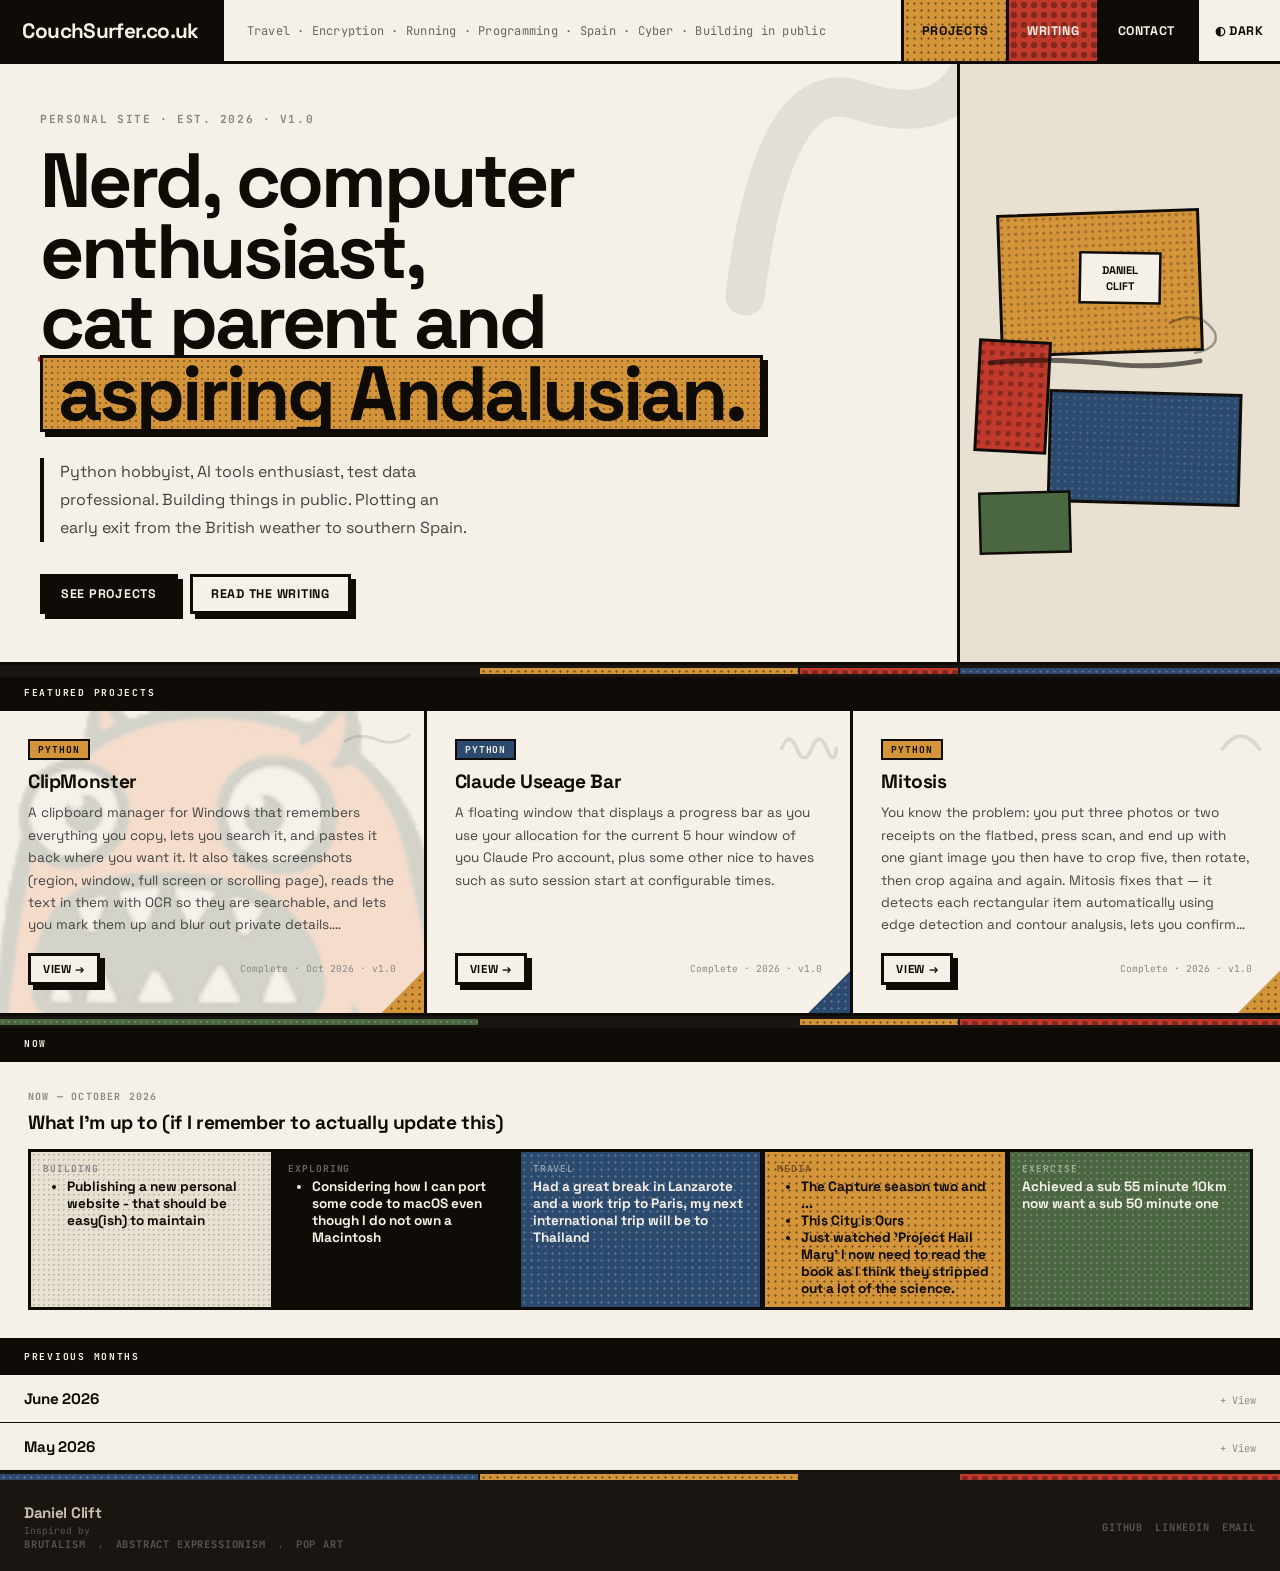
<file: index.html>
<!DOCTYPE html>
<html lang="en">
<head>
<meta charset="UTF-8"><meta name="viewport" content="width=device-width,initial-scale=1">
<title>CouchSurfer.co.uk</title>
<link href="https://fonts.googleapis.com/css2?family=Space+Grotesk:wght@400;700;900&family=JetBrains+Mono:wght@400;700&display=swap" rel="stylesheet">
<style>
*,*::before,*::after{box-sizing:border-box;margin:0;padding:0}
:root{--ink:#0f0c08;--ink2:#333;--ink3:#444;--ink4:#666;--ink5:#888;--bg:#f5f0e8;--bg2:#e8e0d0;--red:#c0392b;--ochre:#d4943a;--slate:#2c4a6e;--sage:#4a6741;--border:3px solid var(--ink);--shadow:5px 5px 0 var(--ink);--shadow-lg:8px 8px 0 var(--ink);--chrome:#1a1510;--chrome-t:#c8c0b0;}
.dark{--ink:#f5f0e8;--ink2:#ccc;--ink3:#bbb;--ink4:#999;--ink5:#777;--bg:#0f0c08;--bg2:#1a1510;--border:3px solid #f5f0e8;--shadow:5px 5px 0 #f5f0e8;--shadow-lg:8px 8px 0 #f5f0e8;--chrome:#000000;--chrome-t:#a09880;}
body{background:var(--bg);color:var(--ink);font-family:'Space Grotesk',sans-serif;transition:background 0.2s,color 0.2s;}
.mono{font-family:'JetBrains Mono',monospace;}
.bd-o{background-color:var(--ochre);background-image:radial-gradient(circle,rgba(15,12,8,0.4) 1.4px,transparent 1.4px);background-size:7px 7px;}
.bd-r{background-color:var(--red);background-image:radial-gradient(circle,rgba(15,12,8,0.35) 3px,transparent 3px);background-size:10px 10px;}
.bd-s{background-color:var(--slate);background-image:radial-gradient(circle,rgba(255,255,255,0.2) 1.3px,transparent 1.3px);background-size:7px 7px;}
.bd-g{background-color:var(--sage);background-image:radial-gradient(circle,rgba(255,255,255,0.18) 1.2px,transparent 1.2px);background-size:6px 6px;}
.bd-raw{background-color:var(--bg2);background-image:radial-gradient(circle,rgba(15,12,8,0.18) 1px,transparent 1px);background-size:5px 5px;}
.dark .bd-raw{background-image:radial-gradient(circle,rgba(245,240,232,0.18) 1px,transparent 1px);}
/* nav */
header{border-bottom:var(--border);display:grid;grid-template-columns:auto 1fr auto;align-items:stretch;min-height:64px;background:var(--bg);}
.h-name{font-size:1.3rem;font-weight:900;letter-spacing:-0.03em;padding:0 1.4rem;border-right:var(--border);display:flex;align-items:center;background:var(--ink);color:var(--bg);}
.h-sub{display:flex;align-items:center;padding:0 1.4rem;font-size:0.75rem;color:var(--ink4);font-family:'JetBrains Mono',monospace;letter-spacing:0.02em;border-right:var(--border);}
nav{display:flex;}
nav a{display:flex;align-items:center;height:100%;padding:0 1.1rem;font-size:0.78rem;font-weight:700;letter-spacing:0.05em;text-transform:uppercase;text-decoration:none;color:var(--ink);border-right:var(--border);transition:opacity 0.1s;}
nav a:hover{opacity:0.72;}
nav a.n1{background-color:var(--ochre);background-image:radial-gradient(circle,rgba(15,12,8,0.4) 1.4px,transparent 1.4px);background-size:7px 7px;}
nav a.n2{background-color:var(--red);background-image:radial-gradient(circle,rgba(15,12,8,0.35) 3px,transparent 3px);background-size:10px 10px;color:#f5f0e8;}
nav a.n3{background-color:var(--slate);background-image:radial-gradient(circle,rgba(255,255,255,0.2) 1.3px,transparent 1.3px);background-size:7px 7px;color:#f5f0e8;}
nav a.n4{background:var(--sage);color:#f5f0e8;}
nav a.n5{background:var(--ink);color:var(--bg);}
.dm-btn{display:flex;align-items:center;height:100%;padding:0 1rem;font-size:0.78rem;font-weight:700;letter-spacing:0.06em;text-transform:uppercase;background:transparent;border:none;border-left:var(--border);color:var(--ink);cursor:pointer;font-family:'Space Grotesk',sans-serif;transition:background 0.1s,color 0.1s;}
.dm-btn:hover{background:var(--ink);color:var(--bg);}
/* divider + footer — fixed dark */
.divider{display:grid;grid-template-columns:3fr 2fr 1fr 2fr;height:12px;border-top:3px solid var(--chrome);border-bottom:3px solid var(--chrome);}
.divider div{border-right:2px solid var(--chrome);}
.divider div:last-child{border-right:none;}
footer{display:flex;align-items:center;justify-content:space-between;flex-wrap:wrap;gap:1rem;padding:1.25rem 1.5rem;background:var(--chrome);}
.dark footer{background:#0f0c08;}
.f-name{font-size:0.95rem;font-weight:900;letter-spacing:-0.02em;color:var(--chrome-t);}
.f-meta{font-family:'JetBrains Mono',monospace;font-size:0.6rem;color:#555;margin-top:2px;}
.f-links{display:flex;gap:12px;}
.f-links a{font-family:'JetBrains Mono',monospace;font-size:0.65rem;font-weight:700;text-transform:uppercase;letter-spacing:0.08em;color:#555;text-decoration:none;}
.f-links a:hover{color:var(--ochre);}
/* buttons */
.btn{font-size:0.78rem;font-weight:700;text-transform:uppercase;letter-spacing:0.06em;padding:9px 18px;border:var(--border);box-shadow:var(--shadow);cursor:pointer;text-decoration:none;display:inline-block;transition:transform 0.1s,box-shadow 0.1s;background:var(--bg);color:var(--ink);}
.btn:hover{transform:translate(-2px,-2px);box-shadow:var(--shadow-lg);}
.btn:active{transform:translate(4px,4px);box-shadow:1px 1px 0 var(--ink);}
.btn-fill{background:var(--ink);color:var(--bg);}
.btn-fill:hover{background:var(--red);color:#f5f0e8;border-color:var(--red);}
/* tags */
.tag{display:inline-block;font-family:'JetBrains Mono',monospace;font-size:0.6rem;font-weight:700;text-transform:uppercase;letter-spacing:0.1em;padding:2px 8px;border:2px solid var(--ink);}
.tag-o{background:var(--ochre);color:var(--ink);}
.tag-s{background:var(--slate);color:#f5f0e8;}
.tag-g{background:var(--sage);color:#f5f0e8;}
.tag-r{background:var(--red);color:#f5f0e8;}
.tag-ink{background:var(--ink);color:var(--bg);}
/* hero */
.hero{display:grid;grid-template-columns:1fr 320px;min-height:420px;border-bottom:var(--border);}
.hero-left{padding:3rem 2.5rem;border-right:var(--border);background:var(--bg);position:relative;overflow:hidden;}
.hero-left::before{content:'';position:absolute;top:-20px;right:-40px;width:280px;height:280px;opacity:0.07;background-image:url("data:image/svg+xml,%3Csvg xmlns='http://www.w3.org/2000/svg' viewBox='0 0 200 200'%3E%3Cpath d='M20 180 Q40 20 100 40 Q160 60 180 20' stroke='%230f0c08' stroke-width='28' fill='none' stroke-linecap='round'/%3E%3C/svg%3E");background-size:contain;background-repeat:no-repeat;}
.hero-eyebrow{font-family:'JetBrains Mono',monospace;font-size:0.7rem;font-weight:700;letter-spacing:0.14em;text-transform:uppercase;color:var(--ink5);margin-bottom:1.2rem;}
.hero-h1{font-size:clamp(3rem,6vw,5rem);font-weight:900;line-height:0.92;letter-spacing:-0.04em;margin-bottom:1.5rem;color:var(--ink);}
.hero-h1 .u{position:relative;display:inline-block;}
.hero-h1 .u::after{content:'';position:absolute;bottom:-4px;left:-2px;right:-2px;height:5px;background:var(--red);transform:skewX(-3deg) rotate(-0.5deg);}
.hero-mark{display:inline-block;background-color:var(--ochre);background-image:radial-gradient(circle,rgba(15,12,8,0.35) 1.3px,transparent 1.3px);background-size:6px 6px;border:var(--border);padding:0 0.2em;box-shadow:var(--shadow);position:relative;top:-2px;color:var(--ink);}
.hero-body{font-size:1rem;line-height:1.75;color:var(--ink3);max-width:440px;margin-bottom:2rem;border-left:4px solid var(--ink);padding-left:1rem;}
.btn-row{display:flex;gap:12px;flex-wrap:wrap;}
.hero-right{position:relative;overflow:hidden;min-height:420px;background:var(--bg2);}
/* writing */
.sec-horiz{padding:9px 1.5rem;font-size:0.6rem;font-weight:700;letter-spacing:0.18em;text-transform:uppercase;color:var(--bg);background:var(--ink);border-bottom:var(--border);font-family:'JetBrains Mono',monospace;}
.post{display:flex;align-items:baseline;justify-content:space-between;gap:1rem;padding:14px 1.5rem;border-bottom:1.5px solid var(--ink);cursor:pointer;transition:background 0.1s;background:var(--bg);}
.post:last-child{border-bottom:none;}
.post:hover{background:var(--bg2);}
.post-t{font-size:0.95rem;font-weight:700;letter-spacing:-0.01em;color:var(--ink);}
.post-d{font-family:'JetBrains Mono',monospace;font-size:0.65rem;color:var(--ink5);white-space:nowrap;}
/* == responsive == */
html{background:#f5f0e8;}
html.dark{background:#0f0c08;}
body{max-width:1440px;margin:0 auto;}
@media(max-width:960px){header{grid-template-columns:auto 1fr;}.h-sub{display:none;}}
@media(max-width:768px){
  .hero{grid-template-columns:1fr;min-height:0;}
  .hero-right{display:none;}
}
@media(max-width:640px){
  header{display:flex;flex-wrap:wrap;}
  .h-name{flex:0 0 100%;border-right:none;border-bottom:var(--border);padding:1rem 1.4rem;}
  nav{flex:0 0 100%;overflow-x:auto;scrollbar-width:none;-webkit-overflow-scrolling:touch;}
  nav::-webkit-scrollbar{display:none;}
  nav a{height:44px;white-space:nowrap;flex-shrink:0;}
  .dm-btn{flex-shrink:0;}
  .hero-h1{font-size:clamp(2rem,8vw,3rem);}
  .post{flex-direction:column;gap:4px;}
  .post-d{white-space:normal;}
}
</style>
<link rel="stylesheet" href="projects.css?v=2">
<link rel="stylesheet" href="now.css?v=2">
</head>
<body>
<header>
  <div class="h-name"><a href="index.html" style="color:inherit;text-decoration:none;">CouchSurfer.co.uk</a></div>
  <div class="h-sub">Travel · Encryption · Running · Programming · Spain · Cyber · Building in public</div>
  <nav>
    <a href="projects.html" class="n1">Projects</a>
    <a href="writing.html" class="n2">Writing</a>
    <!-- <a href="spain.html" class="n4">Spain</a> -->
    <a href="about.html" class="n5">Contact</a>
    <button class="dm-btn" id="dmb" onclick="toggleDark()">&#9680; Dark</button>
  </nav>
</header>

<section class="hero">
  <div class="hero-left">
    <p class="hero-eyebrow">Personal site · Est. 2026 · v1.0</p>
    <h1 class="hero-h1">Nerd, computer enthusiast,<br><span class="u">cat</span> parent and<br><span class="hero-mark">aspiring Andalusian.</span></h1>
    <p class="hero-body">Python hobbyist, AI tools enthusiast, test data professional. Building things in public. Plotting an early exit from the British weather to southern Spain.</p>
    <div class="btn-row">
      <a href="projects.html" class="btn btn-fill">See projects</a>
      <a href="writing.html" class="btn">Read the writing</a>
    </div>
  </div>
  <div class="hero-right">
    <svg viewBox="0 0 320 420" xmlns="http://www.w3.org/2000/svg" style="position:absolute;inset:0;width:100%;height:100%;">
      <defs>
        <pattern id="po" x="0" y="0" width="7" height="7" patternUnits="userSpaceOnUse"><circle cx="1.5" cy="1.5" r="1.3" fill="rgba(15,12,8,0.38)"/></pattern>
        <pattern id="ps" x="0" y="0" width="7" height="7" patternUnits="userSpaceOnUse"><circle cx="1.5" cy="1.5" r="1.1" fill="rgba(255,255,255,0.22)"/></pattern>
        <pattern id="pr" x="0" y="0" width="10" height="10" patternUnits="userSpaceOnUse"><circle cx="2" cy="2" r="3" fill="rgba(15,12,8,0.32)"/></pattern>
      </defs>
      <rect width="320" height="420" fill="#e8e0d0"/>
      <g transform="rotate(-2 140 130)"><rect x="40" y="60" width="200" height="140" fill="#d4943a" stroke="#0f0c08" stroke-width="3"/><rect x="40" y="60" width="200" height="140" fill="url(#po)"/></g>
      <g transform="rotate(1.5 180 280)"><rect x="90" y="240" width="190" height="110" fill="#2c4a6e" stroke="#0f0c08" stroke-width="3"/><rect x="90" y="240" width="190" height="110" fill="url(#ps)"/></g>
      <g transform="rotate(3 80 200)"><rect x="20" y="190" width="70" height="110" fill="#c0392b" stroke="#0f0c08" stroke-width="3"/><rect x="20" y="190" width="70" height="110" fill="url(#pr)"/></g>
      <path d="M30 210 Q90 204 160 212 Q200 215 240 208" fill="none" stroke="#0f0c08" stroke-width="5" stroke-linecap="round" opacity="0.6"/>
      <rect x="120" y="100" width="80" height="50" fill="#f5f0e8" stroke="#0f0c08" stroke-width="2.5" transform="rotate(1 160 125)"/>
      <text x="160" y="121" font-family="'Space Grotesk',sans-serif" font-size="11" font-weight="900" fill="#0f0c08" text-anchor="middle">DANIEL</text>
      <text x="160" y="137" font-family="'Space Grotesk',sans-serif" font-size="11" font-weight="900" fill="#0f0c08" text-anchor="middle">CLIFT</text>
      <g transform="rotate(-1.5 55 370)"><rect x="20" y="340" width="90" height="60" fill="#4a6741" stroke="#0f0c08" stroke-width="2.5"/></g>
      <path d="M210 170 Q240 155 255 180 Q260 195 235 200" fill="none" stroke="#0f0c08" stroke-width="2.5" stroke-linecap="round" opacity="0.35"/>
    </svg>
  </div>
</section>

<div class="divider"><div style="background:var(--chrome);"></div><div class="bd-o"></div><div class="bd-r"></div><div class="bd-s"></div></div>

<section>
  <div class="sec-horiz">Featured projects</div>
  <div class="proj-grid" id="grid" data-mode="featured" aria-live="polite"><p class="proj-empty">Loading projects…</p></div>
</section>

<div class="divider"><div class="bd-g"></div><div style="background:var(--chrome);"></div><div class="bd-o"></div><div class="bd-r"></div></div>

<section id="now">
  <div class="sec-horiz">Now</div>
  <div class="now-sec" id="now-current"></div>
  <div id="now-archive"></div>
</section>

<div class="divider"><div class="bd-s"></div><div class="bd-o"></div><div style="background:var(--chrome);"></div><div class="bd-r"></div></div>

<footer>
  <div>
    <div class="f-name">Daniel Clift</div>
    <div class="f-meta">Inspired by <span class="f-links"><a href="https://en.wikipedia.org/wiki/Brutalist_architecture">Brutalism</a>, <a href="https://en.wikipedia.org/wiki/Abstract_expressionism">Abstract expressionism</a>, <a href="https://en.wikipedia.org/wiki/Pop_art">Pop art</a></span></div>
  </div>
  <div class="f-links"><a href="https://github.com/moomindc?tab=repositories">GitHub</a><a href="https://www.linkedin.com/in/danielclift/">LinkedIn</a><a href="mailto:dan@couchsurfer.co.uk">Email</a></div>
</footer>

<script src="projects.js?v=3"></script>
<script src="now.js?v=2"></script>
<script>function toggleDark(){const d=document.body.classList.toggle('dark');document.documentElement.classList.toggle('dark',d);document.getElementById('dmb').textContent=d?'◑ Light':'◐ Dark';}</script>
</body>
</html>
</file>
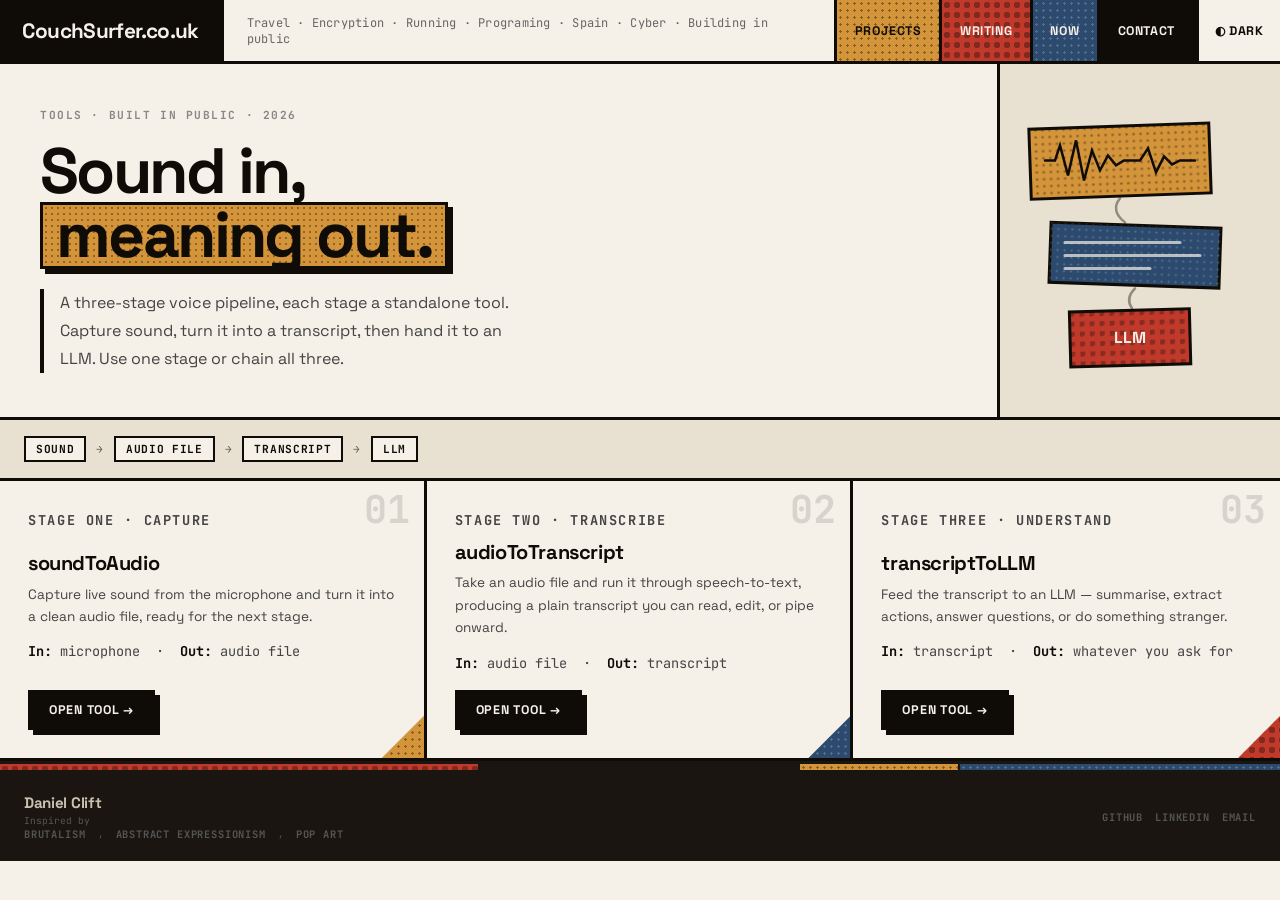
<file: audioToTranscript/index.html>
<!DOCTYPE html>
<html lang="en">
<head>
<meta charset="UTF-8"><meta name="viewport" content="width=device-width,initial-scale=1">
<title>Voice Pipeline — CouchSurfer.co.uk</title>
<link href="https://fonts.googleapis.com/css2?family=Space+Grotesk:wght@400;700;900&family=JetBrains+Mono:wght@400;700&display=swap" rel="stylesheet">
<style>
*,*::before,*::after{box-sizing:border-box;margin:0;padding:0}
:root{--ink:#0f0c08;--ink2:#333;--ink3:#444;--ink4:#666;--ink5:#888;--bg:#f5f0e8;--bg2:#e8e0d0;--red:#c0392b;--ochre:#d4943a;--slate:#2c4a6e;--sage:#4a6741;--border:3px solid var(--ink);--shadow:5px 5px 0 var(--ink);--shadow-lg:8px 8px 0 var(--ink);--chrome:#1a1510;--chrome-t:#c8c0b0;}
.dark{--ink:#f5f0e8;--ink2:#ccc;--ink3:#bbb;--ink4:#999;--ink5:#777;--bg:#0f0c08;--bg2:#1a1510;--border:3px solid #f5f0e8;--shadow:5px 5px 0 #f5f0e8;--shadow-lg:8px 8px 0 #f5f0e8;--chrome:#000000;--chrome-t:#a09880;}
body{background:var(--bg);color:var(--ink);font-family:'Space Grotesk',sans-serif;transition:background 0.2s,color 0.2s;}
.mono{font-family:'JetBrains Mono',monospace;}
.bd-o{background-color:var(--ochre);background-image:radial-gradient(circle,rgba(15,12,8,0.4) 1.4px,transparent 1.4px);background-size:7px 7px;}
.bd-r{background-color:var(--red);background-image:radial-gradient(circle,rgba(15,12,8,0.35) 3px,transparent 3px);background-size:10px 10px;}
.bd-s{background-color:var(--slate);background-image:radial-gradient(circle,rgba(255,255,255,0.2) 1.3px,transparent 1.3px);background-size:7px 7px;}
.bd-g{background-color:var(--sage);background-image:radial-gradient(circle,rgba(255,255,255,0.18) 1.2px,transparent 1.2px);background-size:6px 6px;}
/* nav */
header{border-bottom:var(--border);display:grid;grid-template-columns:auto 1fr auto;align-items:stretch;min-height:64px;background:var(--bg);}
.h-name{font-size:1.3rem;font-weight:900;letter-spacing:-0.03em;padding:0 1.4rem;border-right:var(--border);display:flex;align-items:center;background:var(--ink);color:var(--bg);}
.h-name a{color:inherit;text-decoration:none;}
.h-sub{display:flex;align-items:center;padding:0 1.4rem;font-size:0.75rem;color:var(--ink4);font-family:'JetBrains Mono',monospace;letter-spacing:0.02em;border-right:var(--border);}
nav{display:flex;}
nav a{display:flex;align-items:center;height:100%;padding:0 1.1rem;font-size:0.78rem;font-weight:700;letter-spacing:0.05em;text-transform:uppercase;text-decoration:none;color:var(--ink);border-right:var(--border);transition:opacity 0.1s;}
nav a:hover{opacity:0.72;}
nav a.n1{background-color:var(--ochre);background-image:radial-gradient(circle,rgba(15,12,8,0.4) 1.4px,transparent 1.4px);background-size:7px 7px;}
nav a.n2{background-color:var(--red);background-image:radial-gradient(circle,rgba(15,12,8,0.35) 3px,transparent 3px);background-size:10px 10px;color:#f5f0e8;}
nav a.n3{background-color:var(--slate);background-image:radial-gradient(circle,rgba(255,255,255,0.2) 1.3px,transparent 1.3px);background-size:7px 7px;color:#f5f0e8;}
nav a.n5{background:var(--ink);color:var(--bg);}
.dm-btn{display:flex;align-items:center;height:100%;padding:0 1rem;font-size:0.78rem;font-weight:700;letter-spacing:0.06em;text-transform:uppercase;background:transparent;border:none;border-left:var(--border);color:var(--ink);cursor:pointer;font-family:'Space Grotesk',sans-serif;transition:background 0.1s,color 0.1s;}
.dm-btn:hover{background:var(--ink);color:var(--bg);}
/* divider + footer */
.divider{display:grid;grid-template-columns:3fr 2fr 1fr 2fr;height:12px;border-top:3px solid var(--chrome);border-bottom:3px solid var(--chrome);}
.divider div{border-right:2px solid var(--chrome);}
.divider div:last-child{border-right:none;}
footer{display:flex;align-items:center;justify-content:space-between;flex-wrap:wrap;gap:1rem;padding:1.25rem 1.5rem;background:var(--chrome);}
.dark footer{background:#0f0c08;}
.f-name{font-size:0.95rem;font-weight:900;letter-spacing:-0.02em;color:var(--chrome-t);}
.f-meta{font-family:'JetBrains Mono',monospace;font-size:0.6rem;color:#555;margin-top:2px;}
.f-links{display:flex;gap:12px;}
.f-links a{font-family:'JetBrains Mono',monospace;font-size:0.65rem;font-weight:700;text-transform:uppercase;letter-spacing:0.08em;color:#555;text-decoration:none;}
.f-links a:hover{color:var(--ochre);}
/* buttons + tags */
.btn{font-size:0.78rem;font-weight:700;text-transform:uppercase;letter-spacing:0.06em;padding:9px 18px;border:var(--border);box-shadow:var(--shadow);cursor:pointer;text-decoration:none;display:inline-block;transition:transform 0.1s,box-shadow 0.1s;background:var(--bg);color:var(--ink);}
.btn:hover{transform:translate(-2px,-2px);box-shadow:var(--shadow-lg);}
.btn:active{transform:translate(4px,4px);box-shadow:1px 1px 0 var(--ink);}
.btn-fill{background:var(--ink);color:var(--bg);}
.btn-fill:hover{background:var(--red);color:#f5f0e8;border-color:var(--red);}
.tag{display:inline-block;font-family:'JetBrains Mono',monospace;font-size:0.6rem;font-weight:700;text-transform:uppercase;letter-spacing:0.1em;padding:2px 8px;border:2px solid var(--ink);}
.tag-o{background:var(--ochre);color:var(--ink);}
.tag-s{background:var(--slate);color:#f5f0e8;}
.tag-r{background:var(--red);color:#f5f0e8;}
.tag-g{background:var(--sage);color:#f5f0e8;}
/* hero */
.hero{display:grid;grid-template-columns:1fr 280px;border-bottom:var(--border);min-height:300px;}
.hero-left{padding:2.75rem 2.5rem;border-right:var(--border);background:var(--bg);}
.hero-eyebrow{font-family:'JetBrains Mono',monospace;font-size:0.7rem;font-weight:700;letter-spacing:0.14em;text-transform:uppercase;color:var(--ink5);margin-bottom:1.2rem;}
.hero-h1{font-size:clamp(2.4rem,5vw,4rem);font-weight:900;line-height:0.95;letter-spacing:-0.04em;margin-bottom:1.25rem;color:var(--ink);}
.hero-mark{display:inline-block;background-color:var(--ochre);background-image:radial-gradient(circle,rgba(15,12,8,0.35) 1.3px,transparent 1.3px);background-size:6px 6px;border:var(--border);padding:0 0.2em;box-shadow:var(--shadow);color:var(--ink);}
.hero-body{font-size:1rem;line-height:1.75;color:var(--ink3);max-width:480px;border-left:4px solid var(--ink);padding-left:1rem;}
.hero-right{position:relative;overflow:hidden;background:var(--bg2);}
/* pipeline flow strip */
.flow{display:flex;align-items:center;gap:0;padding:1rem 1.5rem;border-bottom:var(--border);background:var(--bg2);overflow-x:auto;font-family:'JetBrains Mono',monospace;font-size:0.7rem;font-weight:700;letter-spacing:0.06em;text-transform:uppercase;}
.flow span{white-space:nowrap;}
.flow .node{border:2px solid var(--ink);padding:4px 10px;background:var(--bg);color:var(--ink);}
.flow .arrow{padding:0 10px;color:var(--ink4);}
/* stage cells */
.grid{display:grid;grid-template-columns:repeat(3,1fr);border-bottom:var(--border);}
.cell{border-right:var(--border);padding:1.75rem;background:var(--bg);position:relative;overflow:hidden;display:flex;flex-direction:column;}
.cell:nth-child(3n){border-right:none;}
.step-num{font-family:'JetBrains Mono',monospace;font-size:2.4rem;font-weight:700;line-height:1;color:var(--ink);opacity:0.12;position:absolute;top:10px;right:14px;}
.cell-label{font-family:'JetBrains Mono',monospace;font-size:0.62rem;font-weight:700;letter-spacing:0.12em;text-transform:uppercase;color:var(--ink5);margin-bottom:0.6rem;}
.cell h2{font-size:1.25rem;font-weight:900;letter-spacing:-0.02em;line-height:1.1;margin-bottom:0.6rem;color:var(--ink);}
.cell p{font-size:0.85rem;line-height:1.65;color:var(--ink3);flex:1;}
.corner-tri{position:absolute;bottom:-1px;right:-1px;width:44px;height:44px;clip-path:polygon(100% 0,100% 100%,0 100%);}
.io{font-family:'JetBrains Mono',monospace;font-size:0.62rem;color:var(--ink4);margin:0.75rem 0 1rem;line-height:1.6;}
.io b{color:var(--ink);}
/* == responsive == */
html{background:#f5f0e8;}
html.dark{background:#0f0c08;}
body{max-width:1440px;margin:0 auto;}
@media(max-width:960px){header{grid-template-columns:auto 1fr;}.h-sub{display:none;}}
@media(max-width:768px){
  .hero{grid-template-columns:1fr;min-height:0;}
  .hero-right{display:none;}
  .grid{grid-template-columns:1fr;}
  .cell{border-right:none;border-bottom:var(--border);}
  .cell:last-child{border-bottom:none;}
}
@media(max-width:640px){
  header{display:flex;flex-wrap:wrap;}
  .h-name{flex:0 0 100%;border-right:none;border-bottom:var(--border);padding:1rem 1.4rem;}
  nav{flex:0 0 100%;overflow-x:auto;scrollbar-width:none;-webkit-overflow-scrolling:touch;}
  nav::-webkit-scrollbar{display:none;}
  nav a{height:44px;white-space:nowrap;flex-shrink:0;}
  .dm-btn{flex-shrink:0;}
  .hero-h1{font-size:clamp(1.8rem,8vw,2.6rem);}
}
</style>
</head>
<body>
<header>
  <div class="h-name"><a href="https://personalwebsite.dan-3ee.workers.dev/index.html">CouchSurfer.co.uk</a></div>
  <div class="h-sub">Travel · Encryption · Running · Programing · Spain · Cyber · Building in public</div>
  <nav>
    <a href="https://personalwebsite.dan-3ee.workers.dev/projects.html" class="n1">Projects</a>
    <a href="https://personalwebsite.dan-3ee.workers.dev/writing.html" class="n2">Writing</a>
    <a href="https://personalwebsite.dan-3ee.workers.dev/now.html" class="n3">Now</a>
    <a href="https://personalwebsite.dan-3ee.workers.dev/about.html" class="n5">Contact</a>
    <button class="dm-btn" id="dmb" onclick="toggleDark()">&#9680; Dark</button>
  </nav>
</header>

<section class="hero">
  <div class="hero-left">
    <p class="hero-eyebrow">Tools · Built in public · 2026</p>
    <h1 class="hero-h1">Sound in,<br><span class="hero-mark">meaning out.</span></h1>
    <p class="hero-body">A three-stage voice pipeline, each stage a standalone tool. Capture sound, turn it into a transcript, then hand it to an LLM. Use one stage or chain all three.</p>
  </div>
  <div class="hero-right">
    <svg viewBox="0 0 280 300" xmlns="http://www.w3.org/2000/svg" style="position:absolute;inset:0;width:100%;height:100%;">
      <defs>
        <pattern id="po" x="0" y="0" width="7" height="7" patternUnits="userSpaceOnUse"><circle cx="1.5" cy="1.5" r="1.3" fill="rgba(15,12,8,0.38)"/></pattern>
        <pattern id="ps" x="0" y="0" width="7" height="7" patternUnits="userSpaceOnUse"><circle cx="1.5" cy="1.5" r="1.1" fill="rgba(255,255,255,0.22)"/></pattern>
        <pattern id="pr" x="0" y="0" width="10" height="10" patternUnits="userSpaceOnUse"><circle cx="2" cy="2" r="3" fill="rgba(15,12,8,0.32)"/></pattern>
      </defs>
      <rect width="280" height="300" fill="#e8e0d0"/>
      <!-- waveform -->
      <g transform="rotate(-2 140 70)"><rect x="30" y="35" width="180" height="70" fill="#d4943a" stroke="#0f0c08" stroke-width="3"/><rect x="30" y="35" width="180" height="70" fill="url(#po)"/></g>
      <path d="M45 70 L55 70 L60 55 L68 85 L76 50 L84 90 L92 60 L100 80 L108 65 L116 75 L124 70 L140 70 L148 58 L156 82 L164 66 L172 74 L180 70 L195 70" fill="none" stroke="#0f0c08" stroke-width="2.5" stroke-linecap="round"/>
      <!-- transcript block -->
      <g transform="rotate(2 140 165)"><rect x="50" y="135" width="170" height="60" fill="#2c4a6e" stroke="#0f0c08" stroke-width="3"/><rect x="50" y="135" width="170" height="60" fill="url(#ps)"/></g>
      <g stroke="#f5f0e8" stroke-width="3" stroke-linecap="round" opacity="0.7">
        <line x1="65" y1="152" x2="180" y2="152"/><line x1="65" y1="165" x2="200" y2="165"/><line x1="65" y1="178" x2="150" y2="178"/>
      </g>
      <!-- LLM block -->
      <g transform="rotate(-1.5 130 245)"><rect x="70" y="220" width="120" height="55" fill="#c0392b" stroke="#0f0c08" stroke-width="3"/><rect x="70" y="220" width="120" height="55" fill="url(#pr)"/></g>
      <text x="130" y="253" font-family="'Space Grotesk',sans-serif" font-size="16" font-weight="900" fill="#f5f0e8" text-anchor="middle">LLM</text>
      <!-- connecting scrawls -->
      <path d="M120 108 Q110 120 125 132" fill="none" stroke="#0f0c08" stroke-width="2.5" stroke-linecap="round" opacity="0.4"/>
      <path d="M135 198 Q125 208 132 218" fill="none" stroke="#0f0c08" stroke-width="2.5" stroke-linecap="round" opacity="0.4"/>
    </svg>
  </div>
</section>

<div class="flow">
  <span class="node">Sound</span><span class="arrow">→</span>
  <span class="node">Audio file</span><span class="arrow">→</span>
  <span class="node">Transcript</span><span class="arrow">→</span>
  <span class="node">LLM</span>
</div>

<div class="grid">
  <div class="cell">
    <span class="step-num">01</span>
    <div class="corner-tri bd-o"></div>
    <p class="cell-label">Stage one · Capture</p>
    <h2>soundToAudio</h2>
    <p>Capture live sound from the microphone and turn it into a clean audio file, ready for the next stage.</p>
    <p class="io"><b>In:</b> microphone &nbsp;·&nbsp; <b>Out:</b> audio file</p>
    <a href="soundToAudio/index.html" class="btn btn-fill" style="align-self:flex-start;">Open tool →</a>
  </div>
  <div class="cell">
    <span class="step-num">02</span>
    <div class="corner-tri bd-s"></div>
    <p class="cell-label">Stage two · Transcribe</p>
    <h2>audioToTranscript</h2>
    <p>Take an audio file and run it through speech-to-text, producing a plain transcript you can read, edit, or pipe onward.</p>
    <p class="io"><b>In:</b> audio file &nbsp;·&nbsp; <b>Out:</b> transcript</p>
    <a href="audioToTranscript/index.html" class="btn btn-fill" style="align-self:flex-start;">Open tool →</a>
  </div>
  <div class="cell">
    <span class="step-num">03</span>
    <div class="corner-tri bd-r"></div>
    <p class="cell-label">Stage three · Understand</p>
    <h2>transcriptToLLM</h2>
    <p>Feed the transcript to an LLM — summarise, extract actions, answer questions, or do something stranger.</p>
    <p class="io"><b>In:</b> transcript &nbsp;·&nbsp; <b>Out:</b> whatever you ask for</p>
    <a href="transcriptToLLM/index.html" class="btn btn-fill" style="align-self:flex-start;">Open tool →</a>
  </div>
</div>

<div class="divider"><div class="bd-r"></div><div style="background:var(--chrome);"></div><div class="bd-o"></div><div class="bd-s"></div></div>
<footer>
  <div>
    <div class="f-name">Daniel Clift</div>
    <div class="f-meta">Inspired by <span class="f-links"><a href="https://en.wikipedia.org/wiki/Brutalist_architecture">Brutalism</a>, <a href="https://en.wikipedia.org/wiki/Abstract_expressionism">Abstract expressionism</a>, <a href="https://en.wikipedia.org/wiki/Pop_art">Pop art</a></span></div>
  </div>
  <div class="f-links"><a href="https://github.com/moomindc?tab=repositories">GitHub</a><a href="https://www.linkedin.com/in/danielclift/">LinkedIn</a><a href="mailto:dan@couchsurfer.co.uk">Email</a></div>
</footer>
<script>function toggleDark(){const d=document.body.classList.toggle('dark');document.documentElement.classList.toggle('dark',d);document.getElementById('dmb').textContent=d?'◑ Light':'◐ Dark';}</script>
</body>
</html>
</file>
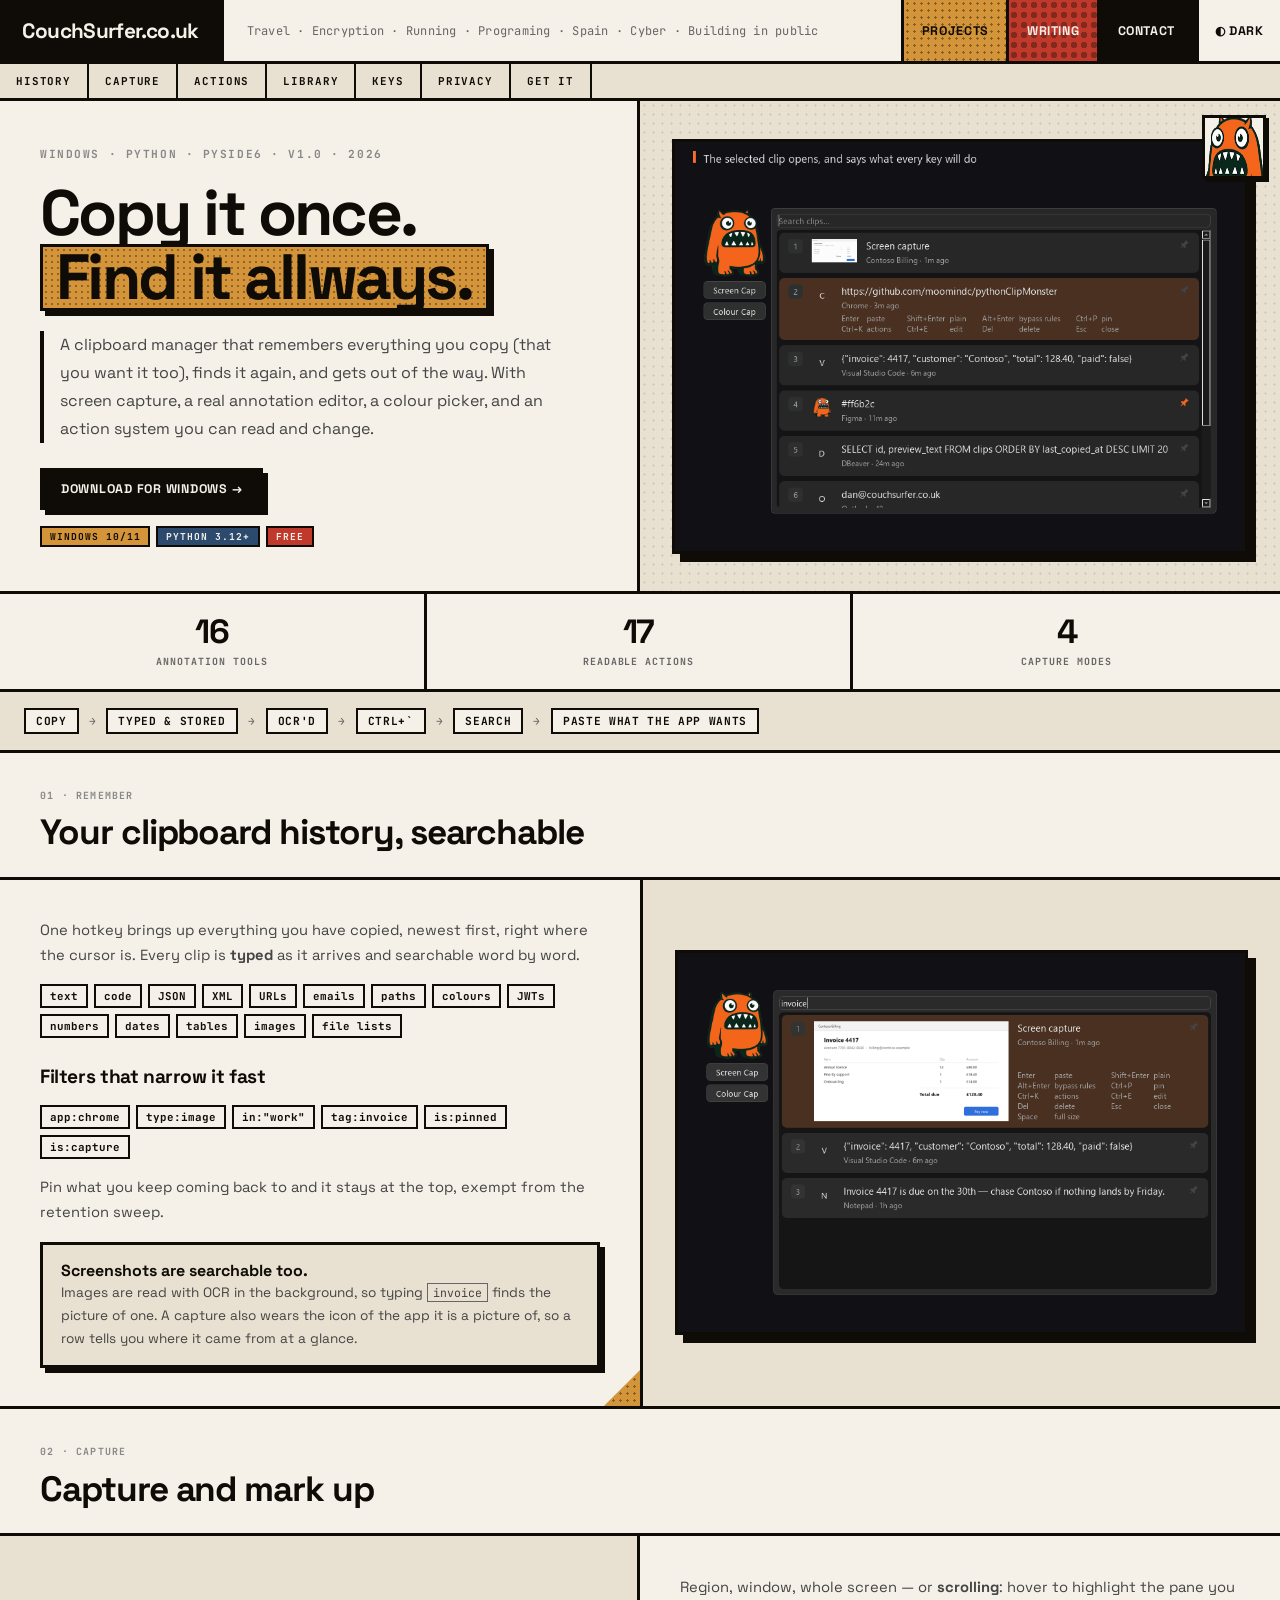
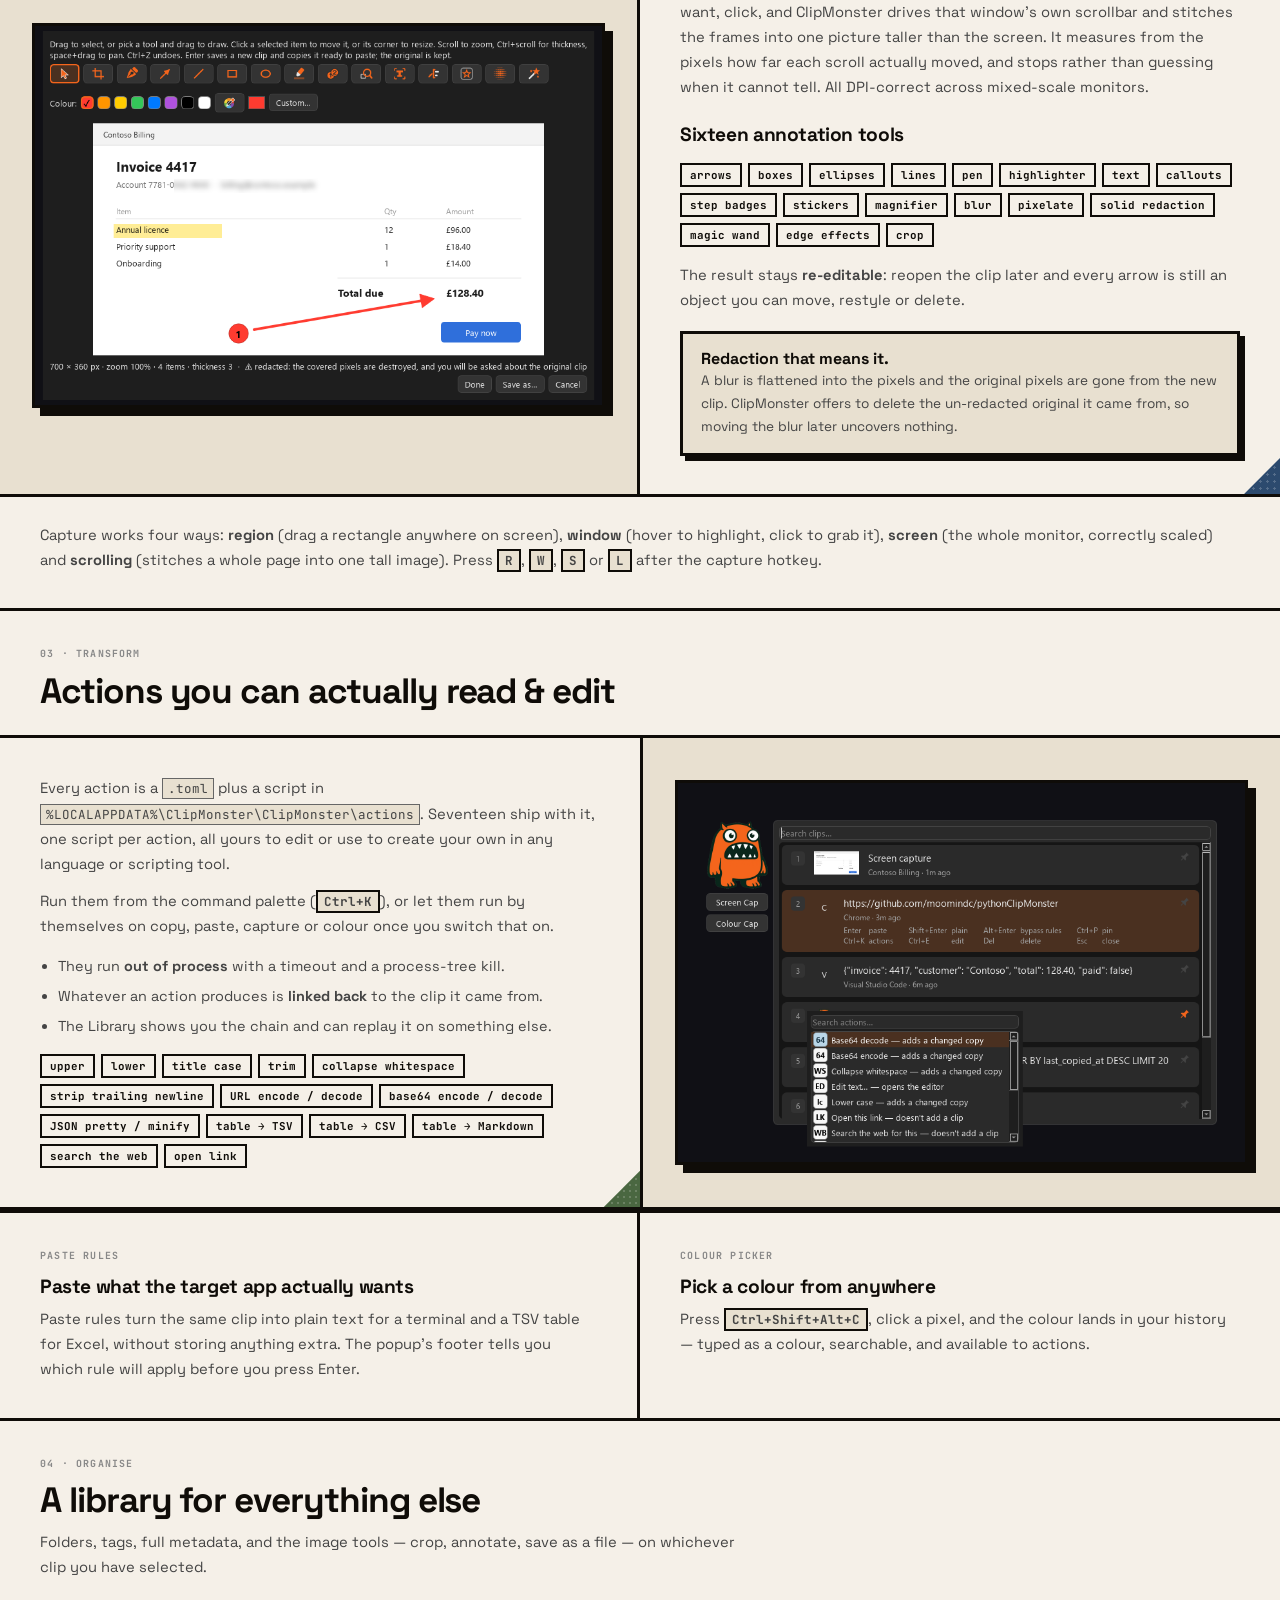
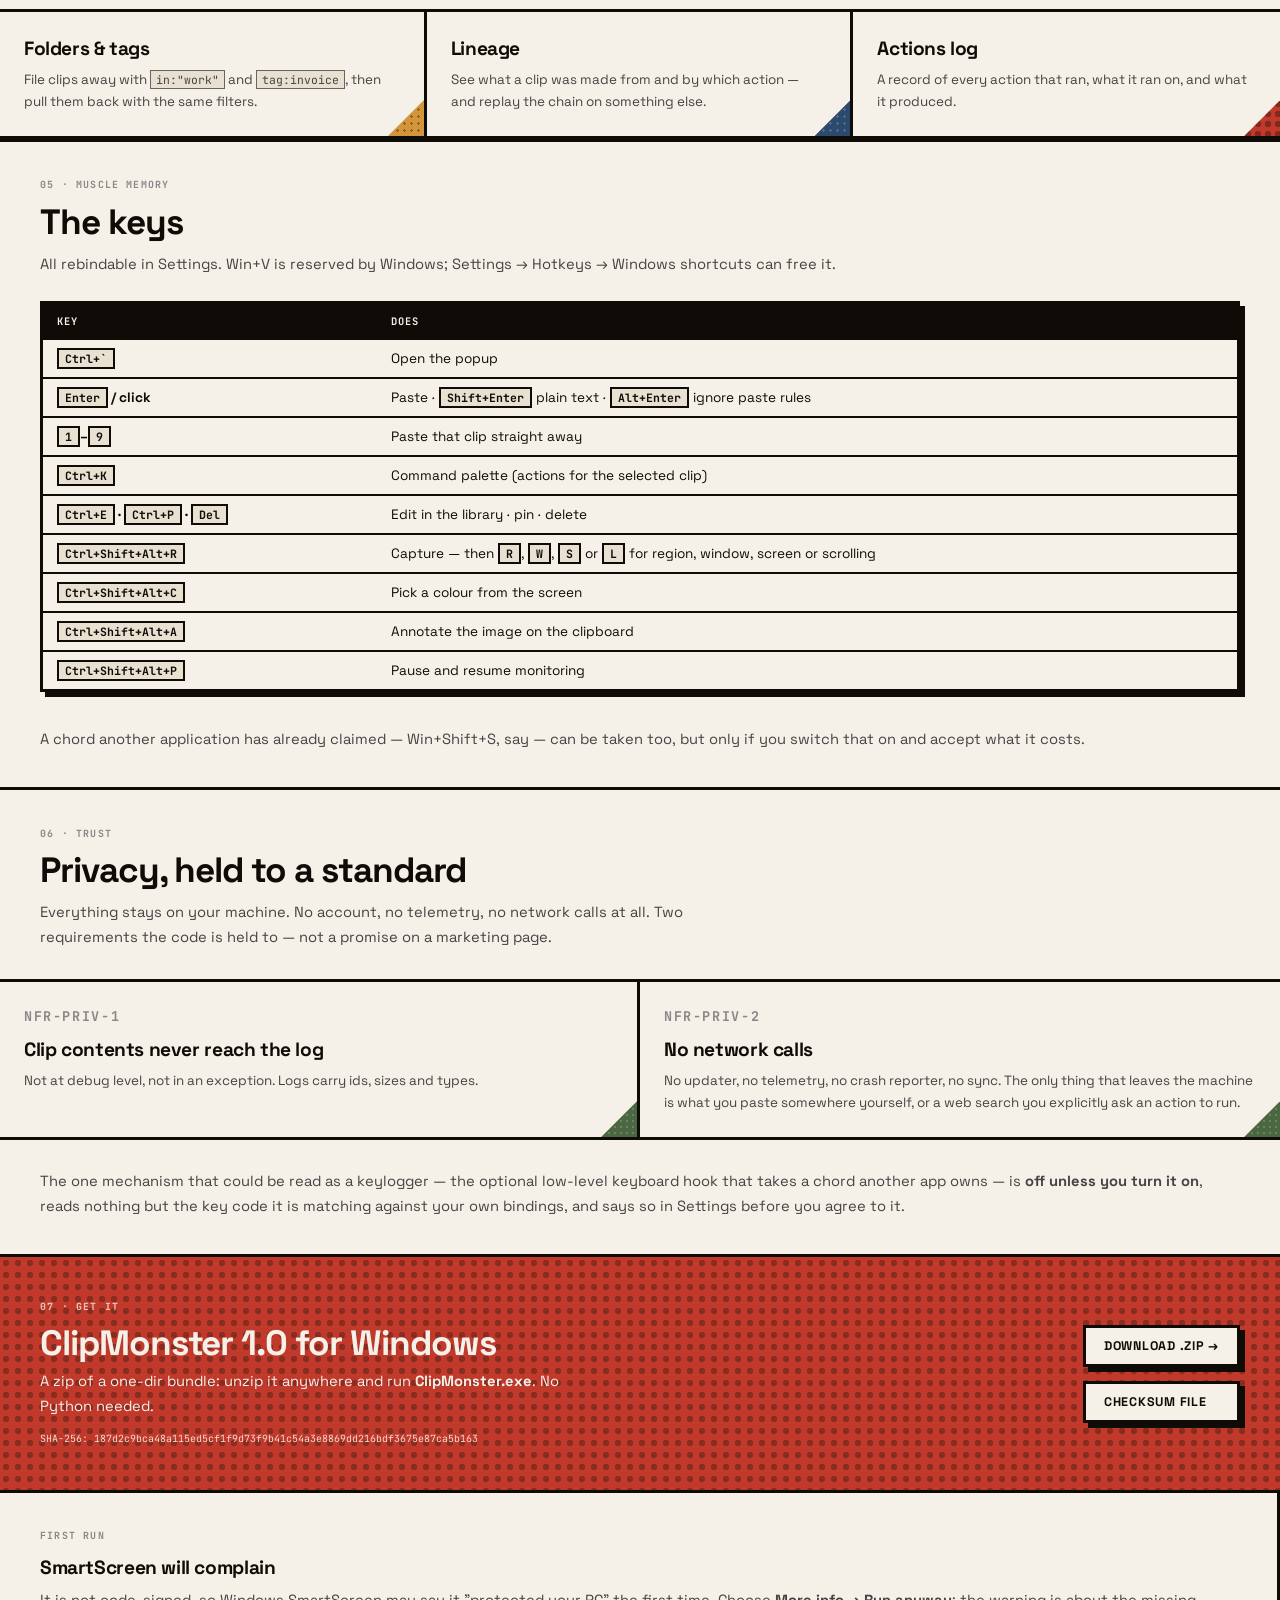
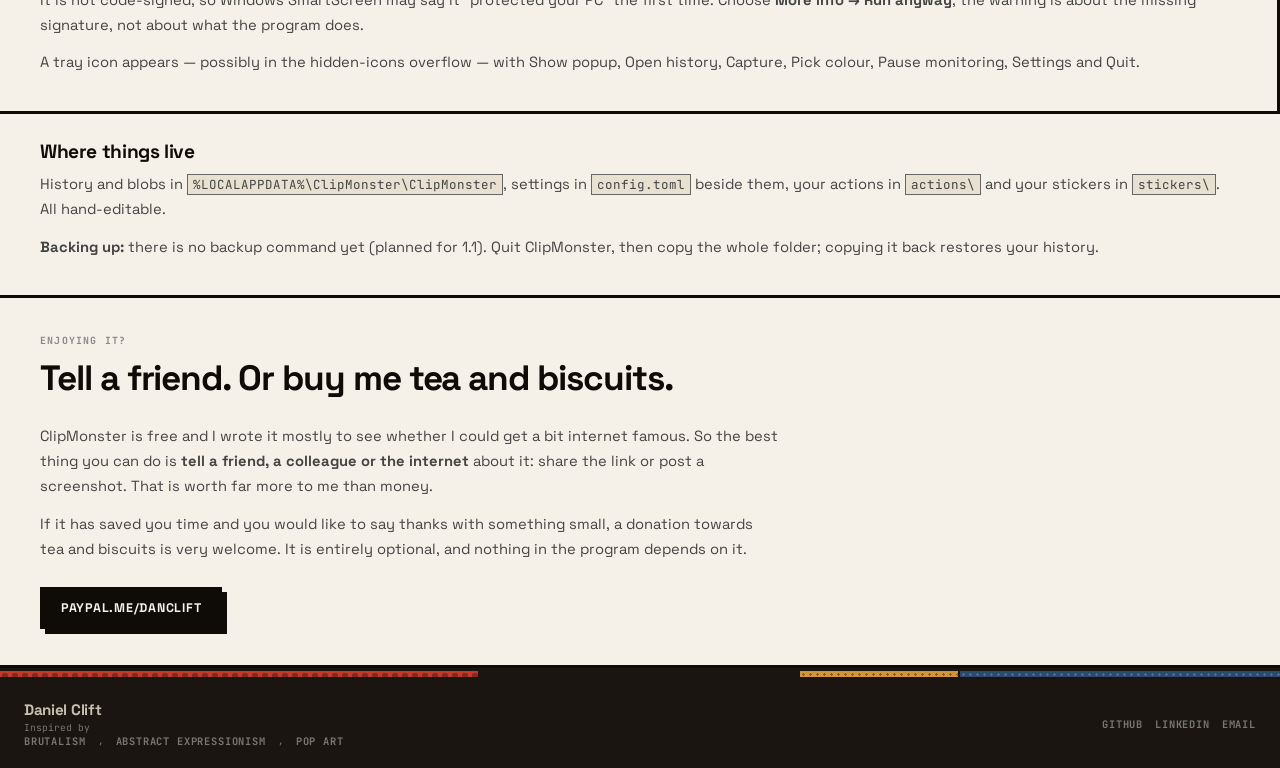
<file: clipmonster/index.html>
<!DOCTYPE html>
<html lang="en">
<head>
<meta charset="UTF-8"><meta name="viewport" content="width=device-width,initial-scale=1">
<title>ClipMonster — CouchSurfer.co.uk</title>
<meta name="description" content="ClipMonster: a Windows clipboard manager with searchable history, OCR, scrolling screen capture, an annotation editor, a colour picker and readable actions. No account, no telemetry, no network calls.">
<link href="https://fonts.googleapis.com/css2?family=Space+Grotesk:wght@400;700;900&family=JetBrains+Mono:wght@400;700&display=swap" rel="stylesheet">
<style>
*,*::before,*::after{box-sizing:border-box;margin:0;padding:0}
:root{--ink:#0f0c08;--ink2:#333;--ink3:#444;--ink4:#666;--ink5:#888;--bg:#f5f0e8;--bg2:#e8e0d0;--red:#c0392b;--ochre:#d4943a;--slate:#2c4a6e;--sage:#4a6741;--border:3px solid var(--ink);--shadow:5px 5px 0 var(--ink);--shadow-lg:8px 8px 0 var(--ink);--chrome:#1a1510;--chrome-t:#c8c0b0;}
.dark{--ink:#f5f0e8;--ink2:#ccc;--ink3:#bbb;--ink4:#999;--ink5:#777;--bg:#0f0c08;--bg2:#1a1510;--border:3px solid #f5f0e8;--shadow:5px 5px 0 #f5f0e8;--shadow-lg:8px 8px 0 #f5f0e8;--chrome:#000000;--chrome-t:#a09880;}
html{background:#f5f0e8;scroll-behavior:smooth;}
html.dark{background:#0f0c08;}
body{background:var(--bg);color:var(--ink);font-family:'Space Grotesk',sans-serif;transition:background 0.2s,color 0.2s;max-width:1440px;margin:0 auto;}
.mono{font-family:'JetBrains Mono',monospace;}
a{color:inherit;}
code,kbd{font-family:'JetBrains Mono',monospace;font-size:0.85em;}
code{background:var(--bg2);border:1px solid var(--ink4);padding:1px 5px;}
.bd-o{background-color:var(--ochre);background-image:radial-gradient(circle,rgba(15,12,8,0.4) 1.4px,transparent 1.4px);background-size:7px 7px;}
.bd-r{background-color:var(--red);background-image:radial-gradient(circle,rgba(15,12,8,0.35) 3px,transparent 3px);background-size:10px 10px;}
.bd-s{background-color:var(--slate);background-image:radial-gradient(circle,rgba(255,255,255,0.2) 1.3px,transparent 1.3px);background-size:7px 7px;}
.bd-g{background-color:var(--sage);background-image:radial-gradient(circle,rgba(255,255,255,0.18) 1.2px,transparent 1.2px);background-size:6px 6px;}
/* nav */
header{border-bottom:var(--border);display:grid;grid-template-columns:auto 1fr auto;align-items:stretch;min-height:64px;background:var(--bg);}
.h-name{font-size:1.3rem;font-weight:900;letter-spacing:-0.03em;padding:0 1.4rem;border-right:var(--border);display:flex;align-items:center;background:var(--ink);color:var(--bg);}
.h-name a{color:inherit;text-decoration:none;}
.h-sub{display:flex;align-items:center;padding:0 1.4rem;font-size:0.75rem;color:var(--ink4);font-family:'JetBrains Mono',monospace;letter-spacing:0.02em;border-right:var(--border);}
nav{display:flex;}
nav a{display:flex;align-items:center;height:100%;padding:0 1.1rem;font-size:0.78rem;font-weight:700;letter-spacing:0.05em;text-transform:uppercase;text-decoration:none;color:var(--ink);border-right:var(--border);transition:opacity 0.1s;}
nav a:hover{opacity:0.72;}
nav a.n1{background-color:var(--ochre);background-image:radial-gradient(circle,rgba(15,12,8,0.4) 1.4px,transparent 1.4px);background-size:7px 7px;color:#0f0c08;}
nav a.n2{background-color:var(--red);background-image:radial-gradient(circle,rgba(15,12,8,0.35) 3px,transparent 3px);background-size:10px 10px;color:#f5f0e8;}
nav a.n3{background-color:var(--slate);background-image:radial-gradient(circle,rgba(255,255,255,0.2) 1.3px,transparent 1.3px);background-size:7px 7px;color:#f5f0e8;}
nav a.n5{background:var(--ink);color:var(--bg);}
.dm-btn{display:flex;align-items:center;height:100%;padding:0 1rem;font-size:0.78rem;font-weight:700;letter-spacing:0.06em;text-transform:uppercase;background:transparent;border:none;border-left:var(--border);color:var(--ink);cursor:pointer;font-family:'Space Grotesk',sans-serif;transition:background 0.1s,color 0.1s;}
.dm-btn:hover{background:var(--ink);color:var(--bg);}
/* sub nav */
.subnav{display:flex;overflow-x:auto;border-bottom:var(--border);background:var(--bg2);font-family:'JetBrains Mono',monospace;font-size:0.68rem;font-weight:700;letter-spacing:0.08em;text-transform:uppercase;scrollbar-width:none;}
.subnav::-webkit-scrollbar{display:none;}
.subnav a{padding:10px 16px;text-decoration:none;white-space:nowrap;border-right:2px solid var(--ink);color:var(--ink);}
.subnav a:hover{background:var(--ink);color:var(--bg);}
/* buttons + tags */
.btn{font-size:0.78rem;font-weight:700;text-transform:uppercase;letter-spacing:0.06em;padding:10px 18px;border:var(--border);box-shadow:var(--shadow);cursor:pointer;text-decoration:none;display:inline-block;transition:transform 0.1s,box-shadow 0.1s;background:var(--bg);color:var(--ink);}
.btn:hover{transform:translate(-2px,-2px);box-shadow:var(--shadow-lg);}
.btn:active{transform:translate(4px,4px);box-shadow:1px 1px 0 var(--ink);}
.btn-fill{background:var(--ink);color:var(--bg);}
.btn-fill:hover{background:var(--red);color:#f5f0e8;border-color:var(--red);}
.btns{display:flex;flex-wrap:wrap;gap:14px;margin-top:1.6rem;}
.tag{display:inline-block;font-family:'JetBrains Mono',monospace;font-size:0.6rem;font-weight:700;text-transform:uppercase;letter-spacing:0.1em;padding:2px 8px;border:2px solid var(--ink);}
.tag-o{background:var(--ochre);color:#0f0c08;}.tag-s{background:var(--slate);color:#f5f0e8;}.tag-r{background:var(--red);color:#f5f0e8;}.tag-g{background:var(--sage);color:#f5f0e8;}
/* hero */
.hero{display:grid;grid-template-columns:1fr 1fr;border-bottom:var(--border);}
.hero-left{padding:2.75rem 2.5rem;border-right:var(--border);}
.hero-eyebrow{font-family:'JetBrains Mono',monospace;font-size:0.7rem;font-weight:700;letter-spacing:0.14em;text-transform:uppercase;color:var(--ink5);margin-bottom:1.2rem;}
.hero-h1{font-size:clamp(2.4rem,5vw,4.2rem);font-weight:900;line-height:0.95;letter-spacing:-0.04em;margin-bottom:1.25rem;}
.hero-mark{display:inline-block;background-color:var(--ochre);background-image:radial-gradient(circle,rgba(15,12,8,0.35) 1.3px,transparent 1.3px);background-size:6px 6px;border:var(--border);padding:0 0.2em;box-shadow:var(--shadow);color:#0f0c08;}
.hero-body{font-size:1rem;line-height:1.75;color:var(--ink3);max-width:520px;border-left:4px solid var(--ink);padding-left:1rem;}
.hero-right{background:var(--bg2);display:flex;align-items:center;justify-content:center;padding:2rem;position:relative;overflow:hidden;}
.hero-right::before{content:"";position:absolute;inset:0;opacity:.5;background-image:radial-gradient(circle,rgba(15,12,8,0.18) 1.4px,transparent 1.4px);background-size:9px 9px;}
.shot{position:relative;display:block;max-width:100%;height:auto;border:var(--border);box-shadow:var(--shadow-lg);background:#fff;}
.logo{position:absolute;top:14px;right:14px;width:64px;height:64px;border:var(--border);background:var(--bg);box-shadow:3px 3px 0 var(--ink);z-index:2;}
/* stats */
.stats{display:grid;grid-template-columns:repeat(5,1fr);border-bottom:var(--border);}
.stat{padding:1.3rem 1.2rem;border-right:var(--border);text-align:center;}
.stat:last-child{border-right:none;}
.stat b{display:block;font-size:2.1rem;font-weight:900;letter-spacing:-0.04em;line-height:1;}
.stat span{font-family:'JetBrains Mono',monospace;font-size:0.62rem;font-weight:700;letter-spacing:0.1em;text-transform:uppercase;color:var(--ink4);display:block;margin-top:6px;}
/* flow */
.flow{display:flex;align-items:center;padding:1rem 1.5rem;border-bottom:var(--border);background:var(--bg2);overflow-x:auto;font-family:'JetBrains Mono',monospace;font-size:0.7rem;font-weight:700;letter-spacing:0.06em;text-transform:uppercase;}
.flow span{white-space:nowrap;}
.flow .node{border:2px solid var(--ink);padding:4px 10px;background:var(--bg);}
.flow .arrow{padding:0 10px;color:var(--ink4);}
/* section scaffolding */
.sec-head{padding:2.2rem 2.5rem 0;}
.cell-label{font-family:'JetBrains Mono',monospace;font-size:0.62rem;font-weight:700;letter-spacing:0.12em;text-transform:uppercase;color:var(--ink5);margin-bottom:0.6rem;}
h2{font-size:clamp(1.5rem,3vw,2.2rem);font-weight:900;letter-spacing:-0.03em;line-height:1.05;margin-bottom:.7rem;}
h3{font-size:1.2rem;font-weight:900;letter-spacing:-0.02em;margin-bottom:.5rem;}
p{font-size:0.92rem;line-height:1.7;color:var(--ink3);}
p+p{margin-top:.8rem;}
section{border-bottom:var(--border);}
/* feature rows */
.feat{display:grid;grid-template-columns:1fr 1fr;border-bottom:var(--border);}
.feat:last-of-type{border-bottom:none;}
.feat-text{padding:2.4rem 2.5rem;position:relative;overflow:hidden;}
.feat-img{padding:2rem;display:flex;align-items:center;justify-content:center;background:var(--bg2);border-left:var(--border);}
.feat.flip .feat-text{order:2;}
.feat.flip .feat-img{order:1;border-left:none;border-right:var(--border);}
.feat-num{position:absolute;top:8px;right:14px;font-family:'JetBrains Mono',monospace;font-size:3rem;font-weight:700;opacity:.1;line-height:1;}
.feat ul{margin:.9rem 0 0 1.1rem;font-size:0.9rem;line-height:1.7;color:var(--ink3);}
.feat li{margin-bottom:.35rem;}
.pills{display:flex;flex-wrap:wrap;gap:6px;margin-top:1rem;}
.pill{font-family:'JetBrains Mono',monospace;font-size:0.68rem;font-weight:700;border:2px solid var(--ink);padding:3px 8px;background:var(--bg);}
.callout{margin-top:1.1rem;border:var(--border);box-shadow:var(--shadow);padding:.9rem 1.1rem;background:var(--bg2);}
.callout b{font-weight:900;}
.callout p{font-size:.85rem;}
/* card grids */
.grid{display:grid;grid-template-columns:repeat(3,1fr);margin-top:1.8rem;border-top:var(--border);}
.grid.g2{grid-template-columns:repeat(2,1fr);}
.grid.g4{grid-template-columns:repeat(4,1fr);}
.cell{border-right:var(--border);border-bottom:var(--border);padding:1.5rem;position:relative;overflow:hidden;}
.grid.g3 .cell:nth-child(3n),.grid:not(.g2):not(.g4) .cell:nth-child(3n){border-right:none;}
.grid.g2 .cell:nth-child(2n){border-right:none;}
.grid.g4 .cell:nth-child(4n){border-right:none;}
.grid .cell:nth-last-child(-n+1){}
.cell p{font-size:.84rem;line-height:1.6;}
.corner-tri{position:absolute;bottom:-1px;right:-1px;width:38px;height:38px;clip-path:polygon(100% 0,100% 100%,0 100%);}
/* tables */
.tbl-wrap{overflow-x:auto;margin:1.5rem 2.5rem 2.2rem;border:var(--border);box-shadow:var(--shadow);}
table{border-collapse:collapse;width:100%;font-size:.85rem;background:var(--bg);}
th,td{text-align:left;padding:10px 14px;border-bottom:2px solid var(--ink);vertical-align:top;}
tr:last-child td{border-bottom:none;}
th{background:var(--ink);color:var(--bg);font-family:'JetBrains Mono',monospace;font-size:.65rem;letter-spacing:.1em;text-transform:uppercase;}
td:first-child{white-space:nowrap;font-weight:700;}
kbd{border:2px solid var(--ink);padding:1px 6px;background:var(--bg2);white-space:nowrap;font-weight:700;}
/* terminal */
.term{margin:1.5rem 2.5rem 0;background:#0f0c08;color:#e8e0d0;border:var(--border);box-shadow:var(--shadow);font-family:'JetBrains Mono',monospace;font-size:.78rem;line-height:1.7;padding:1rem 1.2rem;overflow-x:auto;white-space:pre;}
.dark .term{background:#000;}
.term .c{color:#8a8070;}
.pad{padding:0 2.5rem 2.2rem;}
.two{display:grid;grid-template-columns:1fr 1fr;gap:0;}
.two>div{padding:2.2rem 2.5rem;}
.two>div:first-child{border-right:var(--border);}
.layers{font-family:'JetBrains Mono',monospace;font-size:.78rem;font-weight:700;margin-top:1rem;display:flex;flex-wrap:wrap;gap:6px;align-items:center;}
.layers span.n{border:2px solid var(--ink);padding:4px 10px;background:var(--bg);}
.roadmap{display:grid;grid-template-columns:auto 1fr;}
.roadmap>*{padding:11px 16px;border-bottom:2px solid var(--ink);font-size:.86rem;}
.roadmap>.k{font-family:'JetBrains Mono',monospace;font-weight:700;font-size:.72rem;border-right:2px solid var(--ink);white-space:nowrap;}
.roadmap>:nth-last-child(-n+2){border-bottom:none;}
.issues{list-style:none;margin:0;}
.issues li{padding:.8rem 0;border-bottom:2px dotted var(--ink4);font-size:.88rem;line-height:1.6;color:var(--ink3);}
.issues li:last-child{border-bottom:none;}
.issues b{color:var(--ink);}
/* download band */
.dl{display:grid;grid-template-columns:1fr auto;gap:2rem;align-items:center;padding:2.6rem 2.5rem;background:var(--red);background-image:radial-gradient(circle,rgba(15,12,8,0.3) 3px,transparent 3px);background-size:12px 12px;border-bottom:var(--border);color:#f5f0e8;}
.dl h2{color:#f5f0e8;margin-bottom:.4rem;}
.dl p{color:#f5f0e8;max-width:560px;}
.dl .hash{font-family:'JetBrains Mono',monospace;font-size:.62rem;word-break:break-all;margin-top:.8rem;opacity:.9;max-width:560px;}
.dl .btn{background:#f5f0e8;color:#0f0c08;border-color:#0f0c08;box-shadow:5px 5px 0 #0f0c08;}
.dl .btn:hover{background:#0f0c08;color:#f5f0e8;}
/* divider + footer */
.divider{display:grid;grid-template-columns:3fr 2fr 1fr 2fr;height:12px;border-top:3px solid var(--chrome);border-bottom:3px solid var(--chrome);}
.divider div{border-right:2px solid var(--chrome);}.divider div:last-child{border-right:none;}
footer{display:flex;align-items:center;justify-content:space-between;flex-wrap:wrap;gap:1rem;padding:1.25rem 1.5rem;background:var(--chrome);}
.dark footer{background:#0f0c08;}
.f-name{font-size:0.95rem;font-weight:900;letter-spacing:-0.02em;color:var(--chrome-t);}
.f-meta{font-family:'JetBrains Mono',monospace;font-size:0.6rem;color:#777;margin-top:2px;}
.f-links{display:flex;gap:12px;}
.f-links a{font-family:'JetBrains Mono',monospace;font-size:0.65rem;font-weight:700;text-transform:uppercase;letter-spacing:0.08em;color:#777;text-decoration:none;}
.f-links a:hover{color:var(--ochre);}
/* responsive */
@media(max-width:960px){header{grid-template-columns:auto 1fr;}.h-sub{display:none;}.grid.g4{grid-template-columns:repeat(2,1fr);}.grid.g4 .cell:nth-child(4n){border-right:var(--border);}.grid.g4 .cell:nth-child(2n){border-right:none;}}
@media(max-width:820px){
  .hero,.feat,.two{grid-template-columns:1fr;}
  .hero-left{border-right:none;border-bottom:var(--border);padding:2rem 1.4rem;}
  .feat-img,.feat.flip .feat-img{order:2;border-left:none;border-right:none;border-top:var(--border);}
  .feat.flip .feat-text{order:1;}
  .feat-text,.sec-head,.two>div{padding-left:1.4rem;padding-right:1.4rem;}
  .two>div:first-child{border-right:none;border-bottom:var(--border);}
  .stats{grid-template-columns:repeat(2,1fr);}
  .stat{border-bottom:var(--border);}
  .stat:nth-child(2n){border-right:none;}
  .stat:last-child{border-bottom:none;}
  .grid,.grid.g2{grid-template-columns:1fr;}
  .grid .cell,.grid.g2 .cell,.grid.g4 .cell{border-right:none!important;}
  .grid.g4{grid-template-columns:1fr;}
  .tbl-wrap,.term{margin-left:1.4rem;margin-right:1.4rem;}
  .pad{padding-left:1.4rem;padding-right:1.4rem;}
  .dl{grid-template-columns:1fr;padding:2rem 1.4rem;}
}
@media(max-width:640px){
  header{display:flex;flex-wrap:wrap;}
  .h-name{flex:0 0 100%;border-right:none;border-bottom:var(--border);padding:1rem 1.4rem;}
  nav{flex:0 0 100%;overflow-x:auto;scrollbar-width:none;}
  nav::-webkit-scrollbar{display:none;}
  nav a{height:44px;white-space:nowrap;flex-shrink:0;}
  .dm-btn{flex-shrink:0;}
  .hero-h1{font-size:clamp(1.9rem,9vw,2.6rem);}
}
</style>
</head>
<body>
<header>
  <div class="h-name"><a href="../index.html">CouchSurfer.co.uk</a></div>
  <div class="h-sub">Travel · Encryption · Running · Programing · Spain · Cyber · Building in public</div>
  <nav>
    <a href="../projects.html" class="n1">Projects</a>
    <a href="../writing.html" class="n2">Writing</a>
    <a href="../about.html" class="n5">Contact</a>
    <button class="dm-btn" id="dmb" onclick="toggleDark()">&#9680; Dark</button>
  </nav>
</header>

<div class="subnav">
  <a href="#history">History</a><a href="#capture">Capture</a><a href="#actions">Actions</a><a href="#library">Library</a><a href="#keys">Keys</a><a href="#privacy">Privacy</a><a href="#start">Get it</a>
</div>

<section class="hero" style="border-bottom:var(--border);">
  <div class="hero-left">
    <p class="hero-eyebrow">Windows · Python · PySide6 · v1.0 · 2026</p>
    <h1 class="hero-h1">Copy it once.<br><span class="hero-mark">Find it allways.</span></h1>
    <p class="hero-body">A clipboard manager that remembers everything you copy (that you want it too), finds it again, and gets out of the way. With screen capture, a real annotation editor, a colour picker, and an action system you can read and change.</p>
    <div class="btns">
      <a href="#start" class="btn btn-fill">Download for Windows →</a>
    </div>
    <div class="pills">
      <span class="tag tag-o">Windows 10/11</span><span class="tag tag-s">Python 3.12+</span><span class="tag tag-r">Free</span>
    </div>
  </div>
  <div class="hero-right">
    <img src="images/logo.gif" class="logo" alt="ClipMonster logo">
    <img class="shot" src="images/demo.gif" alt="ClipMonster: the popup, searching clip history, the command palette, and the annotation editor">
  </div>
</section>

<div class="stats" style="grid-template-columns:repeat(3,1fr);">
  <div class="stat"><b>16</b><span>annotation tools</span></div>
  <div class="stat"><b>17</b><span>readable actions</span></div>
  <div class="stat"><b>4</b><span>capture modes</span></div>
</div>

<div class="flow">
  <span class="node">Copy</span><span class="arrow">→</span>
  <span class="node">Typed &amp; stored</span><span class="arrow">→</span>
  <span class="node">OCR'd</span><span class="arrow">→</span>
  <span class="node">Ctrl+`</span><span class="arrow">→</span>
  <span class="node">Search</span><span class="arrow">→</span>
  <span class="node">Paste what the app wants</span>
</div>

<!-- HISTORY -->
<section id="history">
  <div class="sec-head"><p class="cell-label">01 · Remember</p><h2>Your clipboard history, searchable</h2></div>
  <div class="feat" style="margin-top:1.6rem;border-top:var(--border);">
    <div class="feat-text">
      <div class="corner-tri bd-o"></div>
      <p>One hotkey brings up everything you have copied, newest first, right where the cursor is. Every clip is <b>typed</b> as it arrives and searchable word by word.</p>
      <div class="pills">
        <span class="pill">text</span><span class="pill">code</span><span class="pill">JSON</span><span class="pill">XML</span><span class="pill">URLs</span><span class="pill">emails</span><span class="pill">paths</span><span class="pill">colours</span><span class="pill">JWTs</span><span class="pill">numbers</span><span class="pill">dates</span><span class="pill">tables</span><span class="pill">images</span><span class="pill">file lists</span>
      </div>
      <h3 style="margin-top:1.6rem;">Filters that narrow it fast</h3>
      <div class="pills">
        <span class="pill">app:chrome</span><span class="pill">type:image</span><span class="pill">in:"work"</span><span class="pill">tag:invoice</span><span class="pill">is:pinned</span><span class="pill">is:capture</span>
      </div>
      <p style="margin-top:1rem;">Pin what you keep coming back to and it stays at the top, exempt from the retention sweep.</p>
      <div class="callout"><b>Screenshots are searchable too.</b>
        <p>Images are read with OCR in the background, so typing <code>invoice</code> finds the picture of one. A capture also wears the icon of the app it is a picture of, so a row tells you where it came from at a glance.</p></div>
    </div>
    <div class="feat-img"><img class="shot" src="images/popup-search.png" alt="The popup, filtered to three clips by the word 'invoice'"></div>
  </div>
</section>

<!-- CAPTURE -->
<section id="capture">
  <div class="sec-head"><p class="cell-label">02 · Capture</p><h2>Capture and mark up</h2></div>
  <div class="feat" style="margin-top:1.6rem;border-top:var(--border);">
    <div class="feat-img" style="order:1;border-left:none;border-right:var(--border);"><img class="shot" src="images/annotate.png" alt="The annotation editor: a blurred account number, a highlighted row, an arrow and a step badge"></div>
    <div class="feat-text" style="order:2;">
      <div class="corner-tri bd-s"></div>
      <p>Region, window, whole screen — or <b>scrolling</b>: hover to highlight the pane you want, click, and ClipMonster drives that window's own scrollbar and stitches the frames into one picture taller than the screen. It measures from the pixels how far each scroll actually moved, and stops rather than guessing when it cannot tell. All DPI-correct across mixed-scale monitors.</p>
      <h3 style="margin-top:1.4rem;">Sixteen annotation tools</h3>
      <div class="pills">
        <span class="pill">arrows</span><span class="pill">boxes</span><span class="pill">ellipses</span><span class="pill">lines</span><span class="pill">pen</span><span class="pill">highlighter</span><span class="pill">text</span><span class="pill">callouts</span><span class="pill">step badges</span><span class="pill">stickers</span><span class="pill">magnifier</span><span class="pill">blur</span><span class="pill">pixelate</span><span class="pill">solid redaction</span><span class="pill">magic wand</span><span class="pill">edge effects</span><span class="pill">crop</span>
      </div>
      <p style="margin-top:1rem;">The result stays <b>re-editable</b>: reopen the clip later and every arrow is still an object you can move, restyle or delete.</p>
      <div class="callout"><b>Redaction that means it.</b>
        <p>A blur is flattened into the pixels and the original pixels are gone from the new clip. ClipMonster offers to delete the un-redacted original it came from, so moving the blur later uncovers nothing.</p></div>
    </div>
  </div>
  <div class="pad" style="padding-top:1.6rem;"><p>Capture works four ways: <b>region</b> (drag a rectangle anywhere on screen), <b>window</b> (hover to highlight, click to grab it), <b>screen</b> (the whole monitor, correctly scaled) and <b>scrolling</b> (stitches a whole page into one tall image). Press <kbd>R</kbd>, <kbd>W</kbd>, <kbd>S</kbd> or <kbd>L</kbd> after the capture hotkey.</p></div>
</section>

<!-- ACTIONS -->
<section id="actions">
  <div class="sec-head"><p class="cell-label">03 · Transform</p><h2>Actions you can actually read & edit</h2></div>
  <div class="feat" style="margin-top:1.6rem;border-top:var(--border);">
    <div class="feat-text">
      <div class="corner-tri bd-g"></div>
      <p>Every action is a <code>.toml</code> plus a script in <code>%LOCALAPPDATA%\ClipMonster\ClipMonster\actions</code>. Seventeen ship with it, one script per action, all yours to edit or use to create your own in any language or scripting tool.</p>
      <p>Run them from the command palette (<kbd>Ctrl+K</kbd>), or let them run by themselves on copy, paste, capture or colour once you switch that on.</p>
      <ul>
        <li>They run <b>out of process</b> with a timeout and a process-tree kill.</li>
        <li>Whatever an action produces is <b>linked back</b> to the clip it came from.</li>
        <li>The Library shows you the chain and can replay it on something else.</li>
      </ul>
      <div class="pills">
        <span class="pill">upper</span><span class="pill">lower</span><span class="pill">title case</span><span class="pill">trim</span><span class="pill">collapse whitespace</span><span class="pill">strip trailing newline</span><span class="pill">URL encode / decode</span><span class="pill">base64 encode / decode</span><span class="pill">JSON pretty / minify</span><span class="pill">table → TSV</span><span class="pill">table → CSV</span><span class="pill">table → Markdown</span><span class="pill">search the web</span><span class="pill">open link</span>
      </div>
    </div>
    <div class="feat-img"><img class="shot" src="images/popup-actions.png" alt="The command palette open over the popup, listing the actions that apply to a URL"></div>
  </div>
  <div class="two" style="border-top:var(--border);">
    <div>
      <p class="cell-label">Paste rules</p><h3>Paste what the target app actually wants</h3>
      <p>Paste rules turn the same clip into plain text for a terminal and a TSV table for Excel, without storing anything extra. The popup's footer tells you which rule will apply before you press Enter.</p>
    </div>
    <div>
      <p class="cell-label">Colour picker</p><h3>Pick a colour from anywhere</h3>
      <p>Press <kbd>Ctrl+Shift+Alt+C</kbd>, click a pixel, and the colour lands in your history — typed as a colour, searchable, and available to actions.</p>
    </div>
  </div>
</section>

<!-- LIBRARY -->
<section id="library">
  <div class="sec-head"><p class="cell-label">04 · Organise</p><h2>A library for everything else</h2>
    <p style="max-width:700px;">Folders, tags, full metadata, and the image tools — crop, annotate, save as a file — on whichever clip you have selected.</p></div>
  <div class="grid">
    <div class="cell"><div class="corner-tri bd-o"></div><h3>Folders &amp; tags</h3><p>File clips away with <code>in:"work"</code> and <code>tag:invoice</code>, then pull them back with the same filters.</p></div>
    <div class="cell"><div class="corner-tri bd-s"></div><h3>Lineage</h3><p>See what a clip was made from and by which action — and replay the chain on something else.</p></div>
    <div class="cell"><div class="corner-tri bd-r"></div><h3>Actions log</h3><p>A record of every action that ran, what it ran on, and what it produced.</p></div>
  </div>
</section>

<!-- KEYS -->
<section id="keys">
  <div class="sec-head"><p class="cell-label">05 · Muscle memory</p><h2>The keys</h2>
    <p>All rebindable in Settings. Win+V is reserved by Windows; Settings → Hotkeys → Windows shortcuts can free it.</p></div>
  <div class="tbl-wrap">
    <table>
      <tr><th>Key</th><th>Does</th></tr>
      <tr><td><kbd>Ctrl+`</kbd></td><td>Open the popup</td></tr>
      <tr><td><kbd>Enter</kbd> / click</td><td>Paste · <kbd>Shift+Enter</kbd> plain text · <kbd>Alt+Enter</kbd> ignore paste rules</td></tr>
      <tr><td><kbd>1</kbd>–<kbd>9</kbd></td><td>Paste that clip straight away</td></tr>
      <tr><td><kbd>Ctrl+K</kbd></td><td>Command palette (actions for the selected clip)</td></tr>
      <tr><td><kbd>Ctrl+E</kbd> · <kbd>Ctrl+P</kbd> · <kbd>Del</kbd></td><td>Edit in the library · pin · delete</td></tr>
      <tr><td><kbd>Ctrl+Shift+Alt+R</kbd></td><td>Capture — then <kbd>R</kbd>, <kbd>W</kbd>, <kbd>S</kbd> or <kbd>L</kbd> for region, window, screen or scrolling</td></tr>
      <tr><td><kbd>Ctrl+Shift+Alt+C</kbd></td><td>Pick a colour from the screen</td></tr>
      <tr><td><kbd>Ctrl+Shift+Alt+A</kbd></td><td>Annotate the image on the clipboard</td></tr>
      <tr><td><kbd>Ctrl+Shift+Alt+P</kbd></td><td>Pause and resume monitoring</td></tr>
    </table>
  </div>
  <p class="pad">A chord another application has already claimed — Win+Shift+S, say — can be taken too, but only if you switch that on and accept what it costs.</p>
</section>

<!-- PRIVACY -->
<section id="privacy">
  <div class="sec-head"><p class="cell-label">06 · Trust</p><h2>Privacy, held to a standard</h2>
    <p style="max-width:720px;">Everything stays on your machine. No account, no telemetry, no network calls at all. Two requirements the code is held to — not a promise on a marketing page.</p></div>
  <div class="grid g2">
    <div class="cell"><div class="corner-tri bd-g"></div><p class="cell-label">NFR-PRIV-1</p><h3>Clip contents never reach the log</h3><p>Not at debug level, not in an exception. Logs carry ids, sizes and types.</p></div>
    <div class="cell"><div class="corner-tri bd-g"></div><p class="cell-label">NFR-PRIV-2</p><h3>No network calls</h3><p>No updater, no telemetry, no crash reporter, no sync. The only thing that leaves the machine is what you paste somewhere yourself, or a web search you explicitly ask an action to run.</p></div>
  </div>
  <div class="pad" style="padding-top:1.8rem;">
    <p>The one mechanism that could be read as a keylogger — the optional low-level keyboard hook that takes a chord another app owns — is <b>off unless you turn it on</b>, reads nothing but the key code it is matching against your own bindings, and says so in Settings before you agree to it.</p>
  </div>
</section>

<!-- DOWNLOAD -->
<div class="dl" id="start">
  <div>
    <p class="cell-label" style="color:#f5f0e8;opacity:.8;">07 · Get it</p>
    <h2>ClipMonster 1.0 for Windows</h2>
    <p>A zip of a one-dir bundle: unzip it anywhere and run <b>ClipMonster.exe</b>. No Python needed.</p>
    <p class="hash">SHA-256: 187d2c9bca48a115ed5cf1f9d73f9b41c54a3e8869dd216bdf3675e87ca5b163</p>
  </div>
  <div style="display:flex;flex-direction:column;gap:14px;">
    <a class="btn" href="https://pub-98806ba3606e4c95b96554ebbdf892ca.r2.dev/ClipMonster-1.0-win64.zip" rel="noopener noreferrer">Download .zip →</a>
    <a class="btn" href="../downloads/ClipMonster-1.0-win64.zip.sha256">Checksum file</a>
  </div>
</div>

<section>
  <div class="two" style="grid-template-columns:1fr;">
    <div>
      <p class="cell-label">First run</p><h3>SmartScreen will complain</h3>
      <p>It is not code-signed, so Windows SmartScreen may say it "protected your PC" the first time. Choose <b>More info → Run anyway</b>; the warning is about the missing signature, not about what the program does.</p>
      <p>A tray icon appears — possibly in the hidden-icons overflow — with Show popup, Open history, Capture, Pick colour, Pause monitoring, Settings and Quit.</p>
    </div>
  </div>
  <div class="pad" style="border-top:var(--border);padding-top:1.6rem;">
    <h3>Where things live</h3>
    <p>History and blobs in <code>%LOCALAPPDATA%\ClipMonster\ClipMonster</code>, settings in <code>config.toml</code> beside them, your actions in <code>actions\</code> and your stickers in <code>stickers\</code>. All hand-editable.</p>
    <p><b>Backing up:</b> there is no backup command yet (planned for 1.1). Quit ClipMonster, then copy the whole folder; copying it back restores your history.</p>
  </div>
</section>

<section>
  <div class="sec-head"><p class="cell-label">Enjoying it?</p><h2>Tell a friend. Or buy me tea and biscuits.</h2></div>
  <div class="pad" style="padding-top:1rem;max-width:820px;">
    <p>ClipMonster is free and I wrote it mostly to see whether I could get a bit internet famous. So the best thing you can do is <b>tell a friend, a colleague or the internet</b> about it: share the link or post a screenshot. That is worth far more to me than money.</p>
    <p>If it has saved you time and you would like to say thanks with something small, a donation towards tea and biscuits is very welcome. It is entirely optional, and nothing in the program depends on it.</p>
    <div class="btns"><a class="btn btn-fill" href="https://paypal.me/danclift" rel="noopener noreferrer">paypal.me/danclift</a></div>
  </div>
</section>

<div class="divider"><div class="bd-r"></div><div style="background:var(--chrome);"></div><div class="bd-o"></div><div class="bd-s"></div></div>
<footer>
  <div>
    <div class="f-name">Daniel Clift</div>
    <div class="f-meta">Inspired by <span class="f-links"><a href="https://en.wikipedia.org/wiki/Brutalist_architecture">Brutalism</a>, <a href="https://en.wikipedia.org/wiki/Abstract_expressionism">Abstract expressionism</a>, <a href="https://en.wikipedia.org/wiki/Pop_art">Pop art</a></span></div>
  </div>
  <div class="f-links"><a href="https://github.com/moomindc?tab=repositories">GitHub</a><a href="https://www.linkedin.com/in/danielclift/">LinkedIn</a><a href="mailto:dan@couchsurfer.co.uk">Email</a></div>
</footer>
<script>
function applyDark(d){document.body.classList.toggle('dark',d);document.documentElement.classList.toggle('dark',d);document.getElementById('dmb').textContent=d?'◑ Light':'◐ Dark';}
function toggleDark(){applyDark(!document.body.classList.contains('dark'));}
</script>
</body>
</html>
</file>
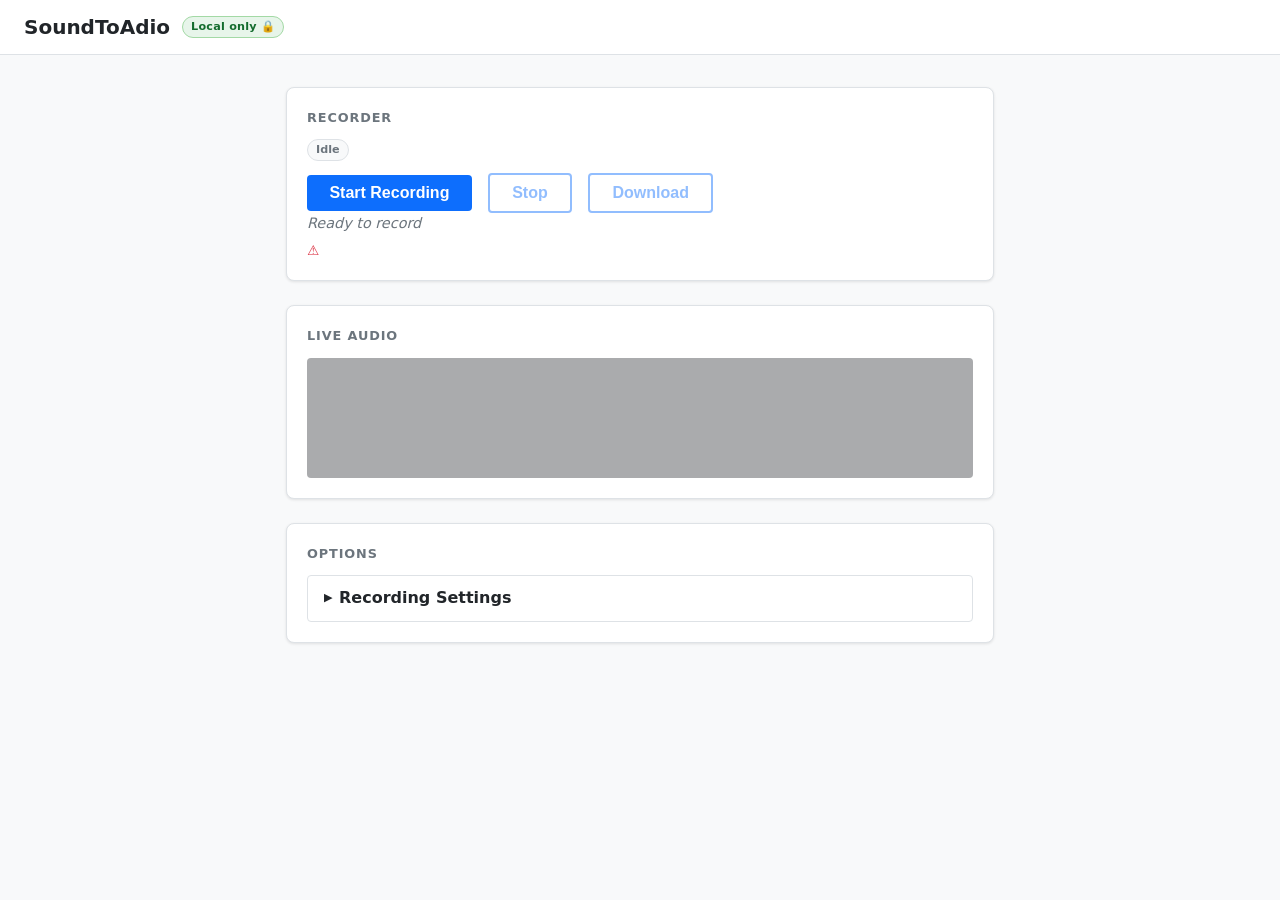
<file: audioToTranscript/soundToAudio/index.html>
<!DOCTYPE html>
<html lang="en">
<head>
  <meta charset="UTF-8" />
  <meta name="viewport" content="width=device-width, initial-scale=1.0" />
  <title>SoundToAdio — Local Audio Recorder</title>
  <meta name="description" content="Private, browser-based audio recorder. Captures microphone and system audio locally — nothing leaves your device." />
  <link rel="stylesheet" href="./css/app.css" />
</head>
<body>

<header>
  <h1>SoundToAdio</h1>
  <span class="badge--local" title="All recording happens locally in your browser">Local only &#128274;</span>
</header>

<main>

  <!-- ── Card 1: Recorder controls ─────────────────────────── -->
  <section class="card" id="recorder-card" aria-labelledby="recorder-title">
    <h2 class="card__title" id="recorder-title">Recorder</h2>

    <div class="recorder-status-row" aria-live="polite" aria-atomic="false">
      <span id="state-badge" class="badge badge--undownloaded">Idle</span>
      <span id="timer" class="recorder-timer" aria-label="Recording duration" hidden>00:00</span>
    </div>

    <div class="action-row">
      <button id="start-btn" type="button" aria-label="Start recording">
        Start Recording
      </button>
      <button id="stop-btn" type="button" aria-label="Stop recording" disabled aria-disabled="true">
        Stop
      </button>
      <button id="download-btn" type="button" aria-label="Download recording" disabled aria-disabled="true">
        Download
      </button>
    </div>

    <div class="status-area" aria-live="polite">
      <span id="status-text">Ready to record</span>
      <progress id="progress-bar" aria-label="Processing progress" aria-valuemin="0" aria-valuemax="100" hidden></progress>
    </div>

    <p id="recorder-error" class="error-msg" role="alert" aria-live="assertive" hidden></p>
  </section>

  <!-- ── Card 2: Live visualizer ────────────────────────────── -->
  <section class="card" id="viz-card" aria-labelledby="viz-title">
    <h2 class="card__title" id="viz-title">Live Audio</h2>
    <canvas
      id="eq-canvas"
      width="640"
      height="120"
      role="img"
      aria-label="Live equalizer visualization, active during recording"
      class="eq-canvas--inactive"
    ></canvas>
  </section>

  <!-- ── Card 3: Options ────────────────────────────────────── -->
  <section class="card" id="options-card" aria-labelledby="options-title">
    <h2 class="card__title" id="options-title">Options</h2>

    <details class="options-panel" id="recording-options-details">
      <summary>Recording Settings</summary>
      <form id="recording-options-form" class="options-body" autocomplete="off">

        <!-- System audio -->
        <div class="option-row">
          <label class="checkbox-label" for="opt-enable-system">
            <input type="checkbox" id="opt-enable-system" />
            Enable System Audio
          </label>
        </div>

        <!-- Microphone device -->
        <div class="option-row">
          <label for="opt-mic-device">Microphone</label>
          <select id="opt-mic-device" aria-label="Select microphone input device">
            <option value="default">Default Microphone</option>
          </select>
        </div>

        <!-- Mic gain -->
        <div class="option-row">
          <label for="opt-mic-gain">Mic Gain</label>
          <div class="slider-group">
            <input
              type="range"
              id="opt-mic-gain"
              min="0" max="2" step="0.05" value="1"
              aria-label="Microphone gain"
              aria-valuetext="1.00"
            />
            <span id="opt-mic-gain-val" class="slider-value">1.00</span>
          </div>
        </div>

        <!-- System audio gain -->
        <div class="option-row">
          <label for="opt-sys-gain">System Gain</label>
          <div class="slider-group">
            <input
              type="range"
              id="opt-sys-gain"
              min="0" max="2" step="0.05" value="1"
              aria-label="System audio gain"
              aria-valuetext="1.00"
            />
            <span id="opt-sys-gain-val" class="slider-value">1.00</span>
          </div>
        </div>

        <!-- Master gain -->
        <div class="option-row">
          <label for="opt-master-gain">Master Gain</label>
          <div class="slider-group">
            <input
              type="range"
              id="opt-master-gain"
              min="0" max="2" step="0.05" value="1"
              aria-label="Master gain"
              aria-valuetext="1.00"
            />
            <span id="opt-master-gain-val" class="slider-value">1.00</span>
          </div>
        </div>

        <!-- Output bitrate -->
        <div class="option-row">
          <label for="opt-bitrate">Output Bitrate</label>
          <select id="opt-bitrate" aria-label="Output bitrate">
            <option value="24000" selected>24 kbps (speech)</option>
            <option value="32000">32 kbps</option>
            <option value="64000">64 kbps</option>
            <option value="128000">128 kbps (high quality)</option>
          </select>
        </div>

        <!-- Output format -->
        <div class="option-row">
          <label for="opt-format">Output Format</label>
          <select id="opt-format" aria-label="Output format">
            <option value="audio/webm;codecs=opus" selected>WebM / Opus</option>
            <option value="audio/ogg;codecs=opus">OGG / Opus</option>
          </select>
        </div>

        <!-- Filename prefix -->
        <div class="option-row">
          <label for="opt-filename-prefix">Filename Prefix</label>
          <input
            type="text"
            id="opt-filename-prefix"
            value="recording"
            maxlength="64"
            placeholder="recording"
            aria-label="Output filename prefix"
          />
        </div>

        <!-- Noise suppression -->
        <div class="option-row">
          <label class="checkbox-label" for="opt-noise-suppression">
            <input type="checkbox" id="opt-noise-suppression" checked />
            Noise Suppression
          </label>
        </div>

        <!-- Echo cancellation -->
        <div class="option-row">
          <label class="checkbox-label" for="opt-echo-cancel">
            <input type="checkbox" id="opt-echo-cancel" checked />
            Echo Cancellation
          </label>
        </div>

        <!-- Auto gain control -->
        <div class="option-row">
          <label class="checkbox-label" for="opt-agc">
            <input type="checkbox" id="opt-agc" checked />
            Auto Gain Control
          </label>
        </div>

        <!-- Show visualizer -->
        <div class="option-row">
          <label class="checkbox-label" for="opt-show-viz">
            <input type="checkbox" id="opt-show-viz" checked />
            Show Equalizer Visualization
          </label>
        </div>

      </form>
    </details>
  </section>

</main>

<script type="module" src="./js/app.js"></script>
</body>
</html>
</file>
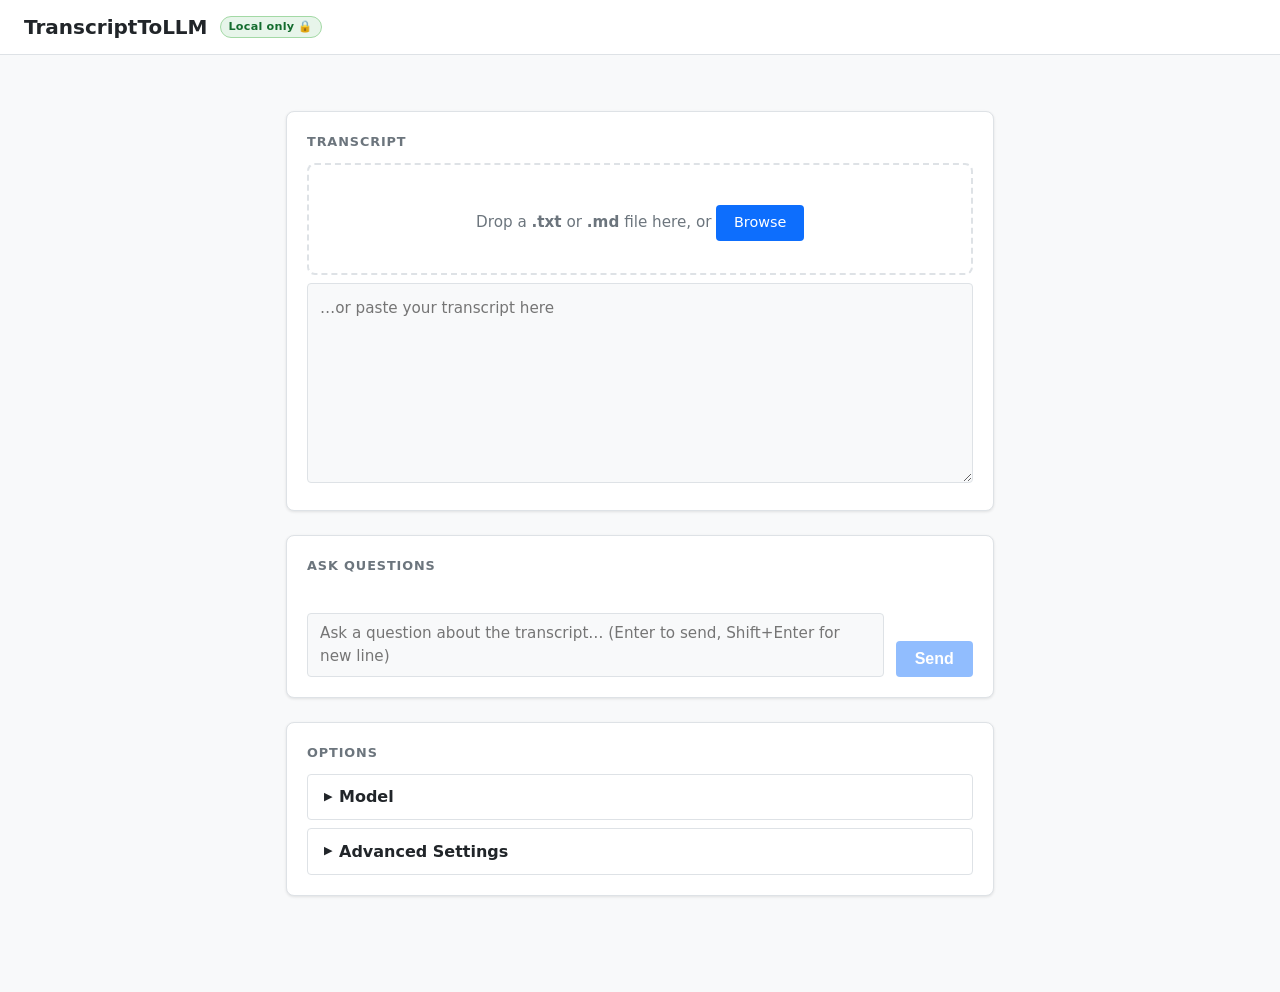
<file: audioToTranscript/transcriptToLLM/index.html>
<!DOCTYPE html>
<html lang="en">
<head>
  <meta charset="UTF-8" />
  <meta name="viewport" content="width=device-width, initial-scale=1.0" />
  <title>TranscriptToLLM &mdash; Local AI Q&amp;A</title>
  <meta name="description" content="Upload a transcript and ask questions using a local AI model. Nothing leaves your device." />
  <link rel="stylesheet" href="./css/app.css" />
  <script type="importmap">
  {
    "imports": {
      "@mlc-ai/web-llm": "https://esm.run/@mlc-ai/web-llm",
      "@huggingface/transformers": "https://cdn.jsdelivr.net/npm/@huggingface/transformers@3/+esm"
    }
  }
  </script>
</head>
<body>

<header>
  <h1>TranscriptToLLM</h1>
  <span class="badge--local" title="All processing happens locally in your browser">Local only &#128274;</span>
</header>

<!-- p id="app-error" class="error-msg" role="alert" aria-live="assertive" hidden></p-->

<main>

  <!-- ── Model loading status bar ─────────────────────────────── -->
  <div class="model-status-bar">
    <span id="model-progress-text" aria-live="polite" hidden></span>
    <progress id="model-progress" aria-label="Model loading progress" value="0" max="1" hidden></progress>
  </div>

  <!-- ── Card 1: Transcript ───────────────────────────────────── -->
  <section class="card" id="transcript-card" aria-labelledby="transcript-title">
    <h2 class="card__title" id="transcript-title">Transcript</h2>

    <div class="upload-zone" id="upload-zone" role="button" tabindex="0"
      aria-label="Upload a transcript file by clicking or dropping">
      <label class="upload-zone__label" for="transcript-file">
        Drop a <strong>.txt</strong> or <strong>.md</strong> file here, or
        <span class="upload-zone__btn">Browse</span>
      </label>
      <input type="file" id="transcript-file" accept=".txt,.md,text/plain,text/markdown"
        aria-label="Select transcript file" />
    </div>
    <p id="file-info" class="file-info" aria-live="polite"></p>

    <textarea
      id="transcript"
      placeholder="&hellip;or paste your transcript here"
      aria-label="Transcript text"
      spellcheck="false"
    ></textarea>
  </section>

  <!-- ── Card 2: Chat ───────────────────────────────────────── -->
  <section class="card" id="chat-card" aria-labelledby="chat-title">
    <h2 class="card__title" id="chat-title">Ask Questions</h2>

    <div id="chat-messages" role="log" aria-live="polite" aria-label="Chat conversation"></div>

    <p id="chat-error" class="error-msg" role="alert" aria-live="assertive" hidden></p>

    <div class="chat-input-row">
      <textarea
        id="chat-input"
        placeholder="Ask a question about the transcript&hellip; (Enter to send, Shift+Enter for new line)"
        aria-label="Question input"
        rows="2"
      ></textarea>
      <button id="send-btn" type="button" disabled aria-label="Send question">Send</button>
    </div>
  </section>

  <!-- ── Card 3: Options ────────────────────────────────────── -->
  <section class="card" id="options-card" aria-labelledby="options-title">
    <h2 class="card__title" id="options-title">Options</h2>

    <details class="options-panel" id="model-options-details">
      <summary>Model</summary>
      <div class="options-body">
        <div class="recorder-status-row" style="margin-bottom:.5rem">
          <span id="gpu-badge" class="badge badge--loading">Detecting WebGPU&hellip;</span>
        </div>

        <div id="model-list" role="radiogroup" aria-label="Select a language model"></div>

        <div class="action-row" style="margin-top:.75rem">
          <button id="load-model-btn" type="button" aria-label="Download and load selected model">
            Load Model
          </button>
          <button id="delete-model-btn" type="button" class="btn--outline" aria-label="Delete cached model from browser storage">
            Delete Cached
          </button>
        </div>

      </div>
    </details>

    <details class="options-panel" id="options-details">
      <summary>Advanced Settings</summary>
      <form class="options-body" autocomplete="off">

        <div class="option-group">
          <div class="option-row">
            <label for="opt-chunk-size">Chunk Size</label>
            <div class="slider-group">
              <input type="range" id="opt-chunk-size"
                min="500" max="5000" step="100" value="2000"
                aria-label="Chunk size in characters" aria-valuetext="2000" />
              <span id="opt-chunk-size-val" class="slider-value">2000</span>
            </div>
          </div>
          <p class="option-desc">How many characters of transcript are grouped together when searching for relevant context. Increase for longer, more complete passages; decrease if answers include too much irrelevant text.</p>
        </div>

        <div class="option-group">
          <div class="option-row">
            <label for="opt-overlap">Chunk Overlap</label>
            <div class="slider-group">
              <input type="range" id="opt-overlap"
                min="0" max="500" step="50" value="200"
                aria-label="Overlap between chunks in characters" aria-valuetext="200" />
              <span id="opt-overlap-val" class="slider-value">200</span>
            </div>
          </div>
          <p class="option-desc">How many characters adjacent chunks share. Higher overlap reduces the chance of missing context that falls at a chunk boundary, at the cost of some redundancy.</p>
        </div>

        <div class="option-group">
          <div class="option-row">
            <label for="opt-temperature">Temperature</label>
            <div class="slider-group">
              <input type="range" id="opt-temperature"
                min="0" max="1" step="0.05" value="0.3"
                aria-label="Response temperature (creativity)" aria-valuetext="0.30" />
              <span id="opt-temperature-val" class="slider-value">0.30</span>
            </div>
          </div>
          <p class="option-desc">Controls how creative or random responses are. Lower values (e.g. 0.1) give focused, factual answers closely tied to the transcript; higher values (e.g. 0.8) produce more varied, exploratory responses.</p>
        </div>

        <div class="option-group">
          <label for="opt-system-prompt">System Prompt</label>
          <textarea id="opt-system-prompt" rows="3"
            aria-label="System prompt prepended to every question"
            style="width:100%;margin-top:.35rem;resize:vertical"></textarea>
          <p class="option-desc">Extra instructions sent to the model with every question. Edit or clear to customise how the model responds.</p>
        </div>

        <div class="option-group">
          <div class="option-row">
            <label for="opt-max-tokens">Max Response</label>
            <select id="opt-max-tokens" aria-label="Maximum response length in tokens">
              <option value="256">256 tokens</option>
              <option value="512" selected>512 tokens</option>
              <option value="1024">1024 tokens</option>
              <option value="2048">2048 tokens</option>
            </select>
          </div>
          <p class="option-desc">The maximum length of each response. A token is roughly ¾ of a word. Use 256–512 for concise answers; 1024–2048 if you need detailed summaries or the model is cutting off mid-sentence.</p>
        </div>

      </form>
    </details>
  </section>

</main>

<script type="module" src="./js/app.js"></script>
</body>
</html>
</file>
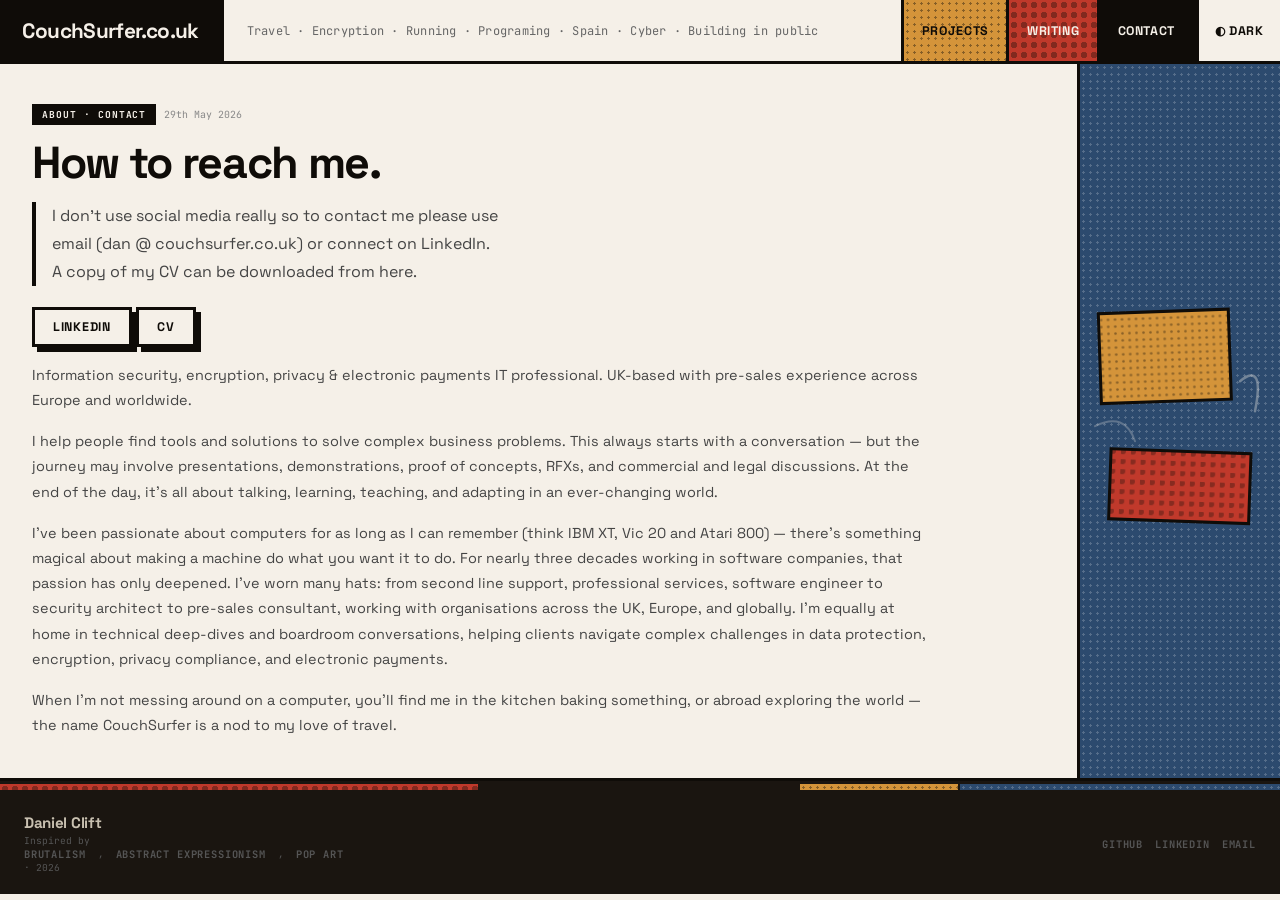
<file: about.html>
<!DOCTYPE html>
<html lang="en">
<head>
<meta charset="UTF-8"><meta name="viewport" content="width=device-width,initial-scale=1">
<title>About — Daniel Clift</title>
<link href="https://fonts.googleapis.com/css2?family=Space+Grotesk:wght@400;700;900&family=JetBrains+Mono:wght@400;700&display=swap" rel="stylesheet">
<style>
*,*::before,*::after{box-sizing:border-box;margin:0;padding:0}
:root{--ink:#0f0c08;--ink2:#333;--ink3:#444;--ink4:#666;--ink5:#888;--bg:#f5f0e8;--bg2:#e8e0d0;--red:#c0392b;--ochre:#d4943a;--slate:#2c4a6e;--sage:#4a6741;--border:3px solid var(--ink);--shadow:5px 5px 0 var(--ink);--shadow-lg:8px 8px 0 var(--ink);--chrome:#1a1510;--chrome-t:#c8c0b0;}
.dark{--ink:#f5f0e8;--ink2:#ccc;--ink3:#bbb;--ink4:#999;--ink5:#777;--bg:#0f0c08;--bg2:#1a1510;--border:3px solid #f5f0e8;--shadow:5px 5px 0 #f5f0e8;--shadow-lg:8px 8px 0 #f5f0e8;--chrome:#000000;--chrome-t:#a09880;}
body{background:var(--bg);color:var(--ink);font-family:'Space Grotesk',sans-serif;transition:background 0.2s,color 0.2s;}
.mono{font-family:'JetBrains Mono',monospace;}
.bd-o{background-color:var(--ochre);background-image:radial-gradient(circle,rgba(15,12,8,0.4) 1.4px,transparent 1.4px);background-size:7px 7px;}
.bd-r{background-color:var(--red);background-image:radial-gradient(circle,rgba(15,12,8,0.35) 3px,transparent 3px);background-size:10px 10px;}
.bd-s{background-color:var(--slate);background-image:radial-gradient(circle,rgba(255,255,255,0.2) 1.3px,transparent 1.3px);background-size:7px 7px;}
.bd-g{background-color:var(--sage);background-image:radial-gradient(circle,rgba(255,255,255,0.18) 1.2px,transparent 1.2px);background-size:6px 6px;}
header{border-bottom:var(--border);display:grid;grid-template-columns:auto 1fr auto;align-items:stretch;min-height:64px;background:var(--bg);}
.h-name{font-size:1.3rem;font-weight:900;letter-spacing:-0.03em;padding:0 1.4rem;border-right:var(--border);display:flex;align-items:center;background:var(--ink);color:var(--bg);}
.h-sub{display:flex;align-items:center;padding:0 1.4rem;font-size:0.75rem;color:var(--ink4);font-family:'JetBrains Mono',monospace;letter-spacing:0.02em;border-right:var(--border);}
nav{display:flex;}
nav a{display:flex;align-items:center;height:100%;padding:0 1.1rem;font-size:0.78rem;font-weight:700;letter-spacing:0.05em;text-transform:uppercase;text-decoration:none;color:var(--ink);border-right:var(--border);transition:opacity 0.1s;}
nav a:hover{opacity:0.72;}
nav a.n1{background-color:var(--ochre);background-image:radial-gradient(circle,rgba(15,12,8,0.4) 1.4px,transparent 1.4px);background-size:7px 7px;}
nav a.n2{background-color:var(--red);background-image:radial-gradient(circle,rgba(15,12,8,0.35) 3px,transparent 3px);background-size:10px 10px;color:#f5f0e8;}
nav a.n3{background-color:var(--slate);background-image:radial-gradient(circle,rgba(255,255,255,0.2) 1.3px,transparent 1.3px);background-size:7px 7px;color:#f5f0e8;}
nav a.n4{background:var(--sage);color:#f5f0e8;}
nav a.n5{background:var(--ink);color:var(--bg);}
.dm-btn{display:flex;align-items:center;height:100%;padding:0 1rem;font-size:0.78rem;font-weight:700;letter-spacing:0.06em;text-transform:uppercase;background:transparent;border:none;border-left:var(--border);color:var(--ink);cursor:pointer;font-family:'Space Grotesk',sans-serif;transition:background 0.1s,color 0.1s;}
.dm-btn:hover{background:var(--ink);color:var(--bg);}
.divider{display:grid;grid-template-columns:3fr 2fr 1fr 2fr;height:12px;border-top:3px solid var(--chrome);border-bottom:3px solid var(--chrome);}
.divider div{border-right:2px solid var(--chrome);}
.divider div:last-child{border-right:none;}
footer{display:flex;align-items:center;justify-content:space-between;flex-wrap:wrap;gap:1rem;padding:1.25rem 1.5rem;background:var(--chrome);}
.dark footer{background:#0f0c08;}
.f-name{font-size:0.95rem;font-weight:900;letter-spacing:-0.02em;color:var(--chrome-t);}
.f-meta{font-family:'JetBrains Mono',monospace;font-size:0.6rem;color:#555;margin-top:2px;}
.f-links{display:flex;gap:12px;}
.f-links a{font-family:'JetBrains Mono',monospace;font-size:0.65rem;font-weight:700;text-transform:uppercase;letter-spacing:0.08em;color:#555;text-decoration:none;}
.f-links a:hover{color:var(--ochre);}
.btn{font-size:0.78rem;font-weight:700;text-transform:uppercase;letter-spacing:0.06em;padding:9px 18px;border:var(--border);box-shadow:var(--shadow);cursor:pointer;text-decoration:none;display:inline-block;transition:transform 0.1s,box-shadow 0.1s;background:var(--bg);color:var(--ink);}
.btn:hover{transform:translate(-2px,-2px);box-shadow:var(--shadow-lg);}
.btn:active{transform:translate(4px,4px);box-shadow:1px 1px 0 var(--ink);}
.tag{display:inline-block;font-family:'JetBrains Mono',monospace;font-size:0.6rem;font-weight:700;text-transform:uppercase;letter-spacing:0.1em;padding:2px 8px;border:2px solid var(--ink);}
.tag-o{background:var(--ochre);color:var(--ink);}
.tag-s{background:var(--slate);color:#f5f0e8;}
.tag-g{background:var(--sage);color:#f5f0e8;}
.tag-r{background:var(--red);color:#f5f0e8;}
.tag-ink{background:var(--ink);color:var(--bg);}
/* breadcrumb */
.breadcrumb{padding:8px 1.5rem;font-family:'JetBrains Mono',monospace;font-size:0.62rem;color:var(--ink5);border-bottom:var(--border);background:var(--bg2);}
.breadcrumb a{color:var(--ink4);text-decoration:none;}
.breadcrumb a:hover{color:var(--red);}
/* hero */
.hero{display:grid;grid-template-columns:1fr 200px;border-bottom:var(--border);min-height:280px;}
.hero-left{padding:2.5rem 2rem;border-right:var(--border);background:var(--bg);}
.hero-right{position:relative;overflow:hidden;}
.article-h1{font-size:clamp(1.8rem,3.5vw,2.8rem);font-weight:900;line-height:1;letter-spacing:-0.03em;margin-bottom:1rem;color:var(--ink);}
.standfirst{font-size:1rem;line-height:1.75;color:var(--ink3);border-left:4px solid var(--ink);padding-left:1rem;max-width:500px;}
/* body layout */
.article-layout{display:grid;grid-template-columns:1fr 220px;border-bottom:var(--border);}
.article-body{padding:2rem 2rem 2rem;border-right:var(--border);}
.article-body h2{font-size:1.2rem;font-weight:900;letter-spacing:-0.02em;margin:2rem 0 0.75rem;color:var(--ink);}
.article-body h2:first-child{margin-top:0;}
.article-body p{font-size:0.95rem;line-height:1.85;color:var(--ink2);margin-bottom:1rem;}
.article-body blockquote{border-left:5px solid var(--ochre);padding:0.75rem 1rem;margin:1.5rem 0;background:var(--bg2);font-size:0.95rem;color:var(--ink3);font-style:italic;}
.article-body pre{font-family:'JetBrains Mono',monospace;font-size:0.78rem;background:var(--ink);color:var(--bg);padding:1.25rem;margin:1.5rem 0;overflow-x:auto;border-left:5px solid var(--ochre);}
.article-body hr{border:none;border-top:1.5px solid var(--ink);margin:2rem 0;opacity:0.3;}
/* sidebar */
.sidebar{padding:1.5rem;background:var(--bg2);}
.sb-sec{margin-bottom:1.5rem;}
.sb-h{font-family:'JetBrains Mono',monospace;font-size:0.6rem;font-weight:700;letter-spacing:0.12em;text-transform:uppercase;color:var(--ink5);margin-bottom:0.5rem;padding-bottom:4px;border-bottom:1.5px solid var(--ink);}
.sb-link{display:block;font-size:0.8rem;color:var(--ink2);padding:3px 0;text-decoration:none;font-weight:700;line-height:1.4;}
.sb-link:hover{color:var(--red);}
/* == responsive == */
html{background:#f5f0e8;}
html.dark{background:#0f0c08;}
body{max-width:1440px;margin:0 auto;}
@media(max-width:960px){header{grid-template-columns:auto 1fr;}.h-sub{display:none;}}
@media(max-width:768px){
  .hero{grid-template-columns:1fr;min-height:0;}
  .hero-right{display:none;}
  .article-layout{grid-template-columns:1fr;}
  .article-body{border-right:none;padding:1.5rem 1.25rem;}
  .sidebar{border-top:var(--border);padding:1.25rem;}
}
@media(max-width:640px){
  header{display:flex;flex-wrap:wrap;}
  .h-name{flex:0 0 100%;border-right:none;border-bottom:var(--border);padding:1rem 1.4rem;}
  nav{flex:0 0 100%;overflow-x:auto;scrollbar-width:none;-webkit-overflow-scrolling:touch;}
  nav::-webkit-scrollbar{display:none;}
  nav a{height:44px;white-space:nowrap;flex-shrink:0;}
  .dm-btn{flex-shrink:0;}
  .article-h1{font-size:clamp(1.5rem,6vw,2rem);}
  .article-body{padding:1.25rem 1rem;}
  .breadcrumb{padding:8px 1rem;}
  .article-body pre{overflow-x:auto;font-size:0.72rem;padding:1rem;}
}
</style>
</head>
<body>
<header>
  <div class="h-name"><a href="index.html" style="color:inherit;text-decoration:none;">CouchSurfer.co.uk</a></div>
  <div class="h-sub">Travel · Encryption · Running · Programing · Spain · Cyber · Building in public</div>
  <nav>
    <a href="projects.html" class="n1">Projects</a>
    <a href="writing.html" class="n2">Writing</a>
    <!-- <a href="spain.html" class="n4">Spain</a> -->
    <a href="about.html" class="n5">Contact</a>
    <button class="dm-btn" id="dmb" onclick="toggleDark()">&#9680; Dark</button>
  </nav>
</header>

<section class="hero">
  <div class="hero-left">
    <div style="display:flex;gap:8px;align-items:center;flex-wrap:wrap;margin-bottom:1rem;">
      <span class="tag tag-ink">About · Contact</span>
      <span class="mono" style="font-size:0.62rem;color:var(--ink5);">29th May 2026</span>
    </div>
    <h1 class="article-h1">How to reach me.</h1>
    <p class="standfirst">I don't use social media really so to contact me please use email (dan @ couchsurfer.co.uk) or connect on LinkedIn.</p>
    <p class="standfirst">A copy of my CV can be downloaded from here.</p><br>
      <div class="btn-row">
        <a href="https://www.linkedin.com/in/danielclift/" class="btn">LinkedIn</a>
        
        <a href="Dan Clift CV.pdf" class="btn">CV</a>
      </div>      
  
    <p style="font-size:0.9rem;line-height:1.75;color:var(--ink3);max-width:900px;margin-top:1rem;">Information security, encryption, privacy & electronic payments IT professional. UK-based with pre-sales experience across Europe and worldwide.</p>

    <p style="font-size:0.9rem;line-height:1.75;color:var(--ink3);max-width:900px;margin-top:1rem;">I help people find tools and solutions to solve complex business problems. This always starts with a conversation — but the journey may involve presentations, demonstrations, proof of concepts, RFXs, and commercial and legal discussions. At the end of the day, it's all about talking, learning, teaching, and adapting in an ever-changing world.

    <p style="font-size:0.9rem;line-height:1.75;color:var(--ink3);max-width:900px;margin-top:1rem;">I've been passionate about computers for as long as I can remember (think IBM XT, Vic 20 and Atari 800) — there's something magical about making a machine do what you want it to do. For nearly three decades working in software companies, that passion has only deepened. I've worn many hats: from second line support, professional services, software engineer to security architect to pre-sales consultant, working with organisations across the UK, Europe, and globally. I'm equally at home in technical deep-dives and boardroom conversations, helping clients navigate complex challenges in data protection, encryption, privacy compliance, and electronic payments.

    <p style="font-size:0.9rem;line-height:1.75;color:var(--ink3);max-width:900px;margin-top:1rem;">When I'm not messing around on a computer, you'll find me in the kitchen baking something, or abroad exploring the world — the name CouchSurfer is a nod to my love of travel.</p>

  </div>
  <div class="hero-right">
    <div class="bd-s" style="position:absolute;inset:0;"></div>
    <svg viewBox="0 0 200 280" xmlns="http://www.w3.org/2000/svg" style="position:absolute;inset:0;width:100%;height:100%;">
      <defs>
        <pattern id="po" x="0" y="0" width="7" height="7" patternUnits="userSpaceOnUse"><circle cx="1.5" cy="1.5" r="1.3" fill="rgba(15,12,8,0.38)"/></pattern>
        <pattern id="pr" x="0" y="0" width="10" height="10" patternUnits="userSpaceOnUse"><circle cx="2" cy="2" r="3" fill="rgba(15,12,8,0.32)"/></pattern>
      </defs>
      <g transform="rotate(-2 90 80)"><rect x="20" y="30" width="130" height="90" fill="#d4943a" stroke="#0f0c08" stroke-width="3"/><rect x="20" y="30" width="130" height="90" fill="url(#po)"/></g>
      <g transform="rotate(2 100 200)"><rect x="30" y="170" width="140" height="70" fill="#c0392b" stroke="#0f0c08" stroke-width="3"/><rect x="30" y="170" width="140" height="70" fill="url(#pr)"/></g>
      <path d="M160 100 Q185 80 175 130" fill="none" stroke="#f5f0e8" stroke-width="2.5" stroke-linecap="round" opacity="0.35"/>
      <path d="M15 145 Q45 130 55 160" fill="none" stroke="#f5f0e8" stroke-width="2" stroke-linecap="round" opacity="0.25"/>
    </svg>
  </div>
</section>

<div class="divider"><div class="bd-r"></div><div style="background:var(--chrome);"></div><div class="bd-o"></div><div class="bd-s"></div></div>
<footer>
  <div>
    <div class="f-name">Daniel Clift</div>
    <div class="f-meta">Inspired by <span class="f-links"><a href="https://en.wikipedia.org/wiki/Brutalist_architecture">Brutalism</a>, <a href="https://en.wikipedia.org/wiki/Abstract_expressionism">Abstract expressionism</a>, <a href="https://en.wikipedia.org/wiki/Pop_art">Pop art</a></span> · 2026</div>
  </div>
  <div class="f-links"><a href="https://github.com/moomindc?tab=repositories">GitHub</a><a href="https://www.linkedin.com/in/danielclift/">LinkedIn</a><a href="mailto:dan@couchsurfer.co.uk">Email</a></div>
</footer>
<script>function toggleDark(){const d=document.body.classList.toggle('dark');document.documentElement.classList.toggle('dark',d);document.getElementById('dmb').textContent=d?'◑ Light':'◐ Dark';}</script>
</body>
</html>
</file>
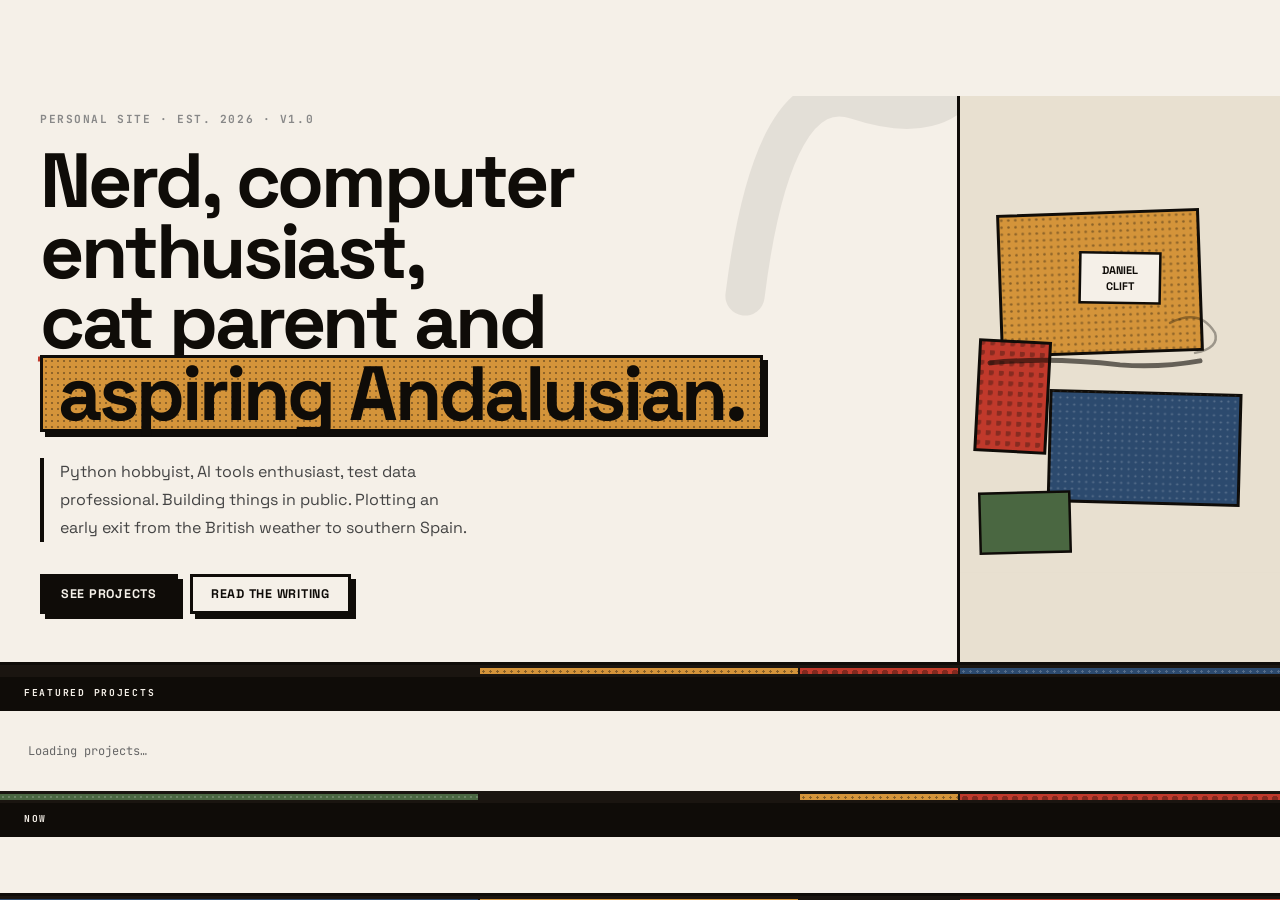
<file: now.html>
<!DOCTYPE html>
<html lang="en">
<head>
<meta charset="UTF-8"><meta name="viewport" content="width=device-width,initial-scale=1">
<title>Now — moved</title>
<meta http-equiv="refresh" content="0; url=index.html#now">
<link rel="canonical" href="index.html#now">
</head>
<body>
<p>The Now page now lives on the <a href="index.html#now">home page</a>.</p>
</body>
</html>
</file>
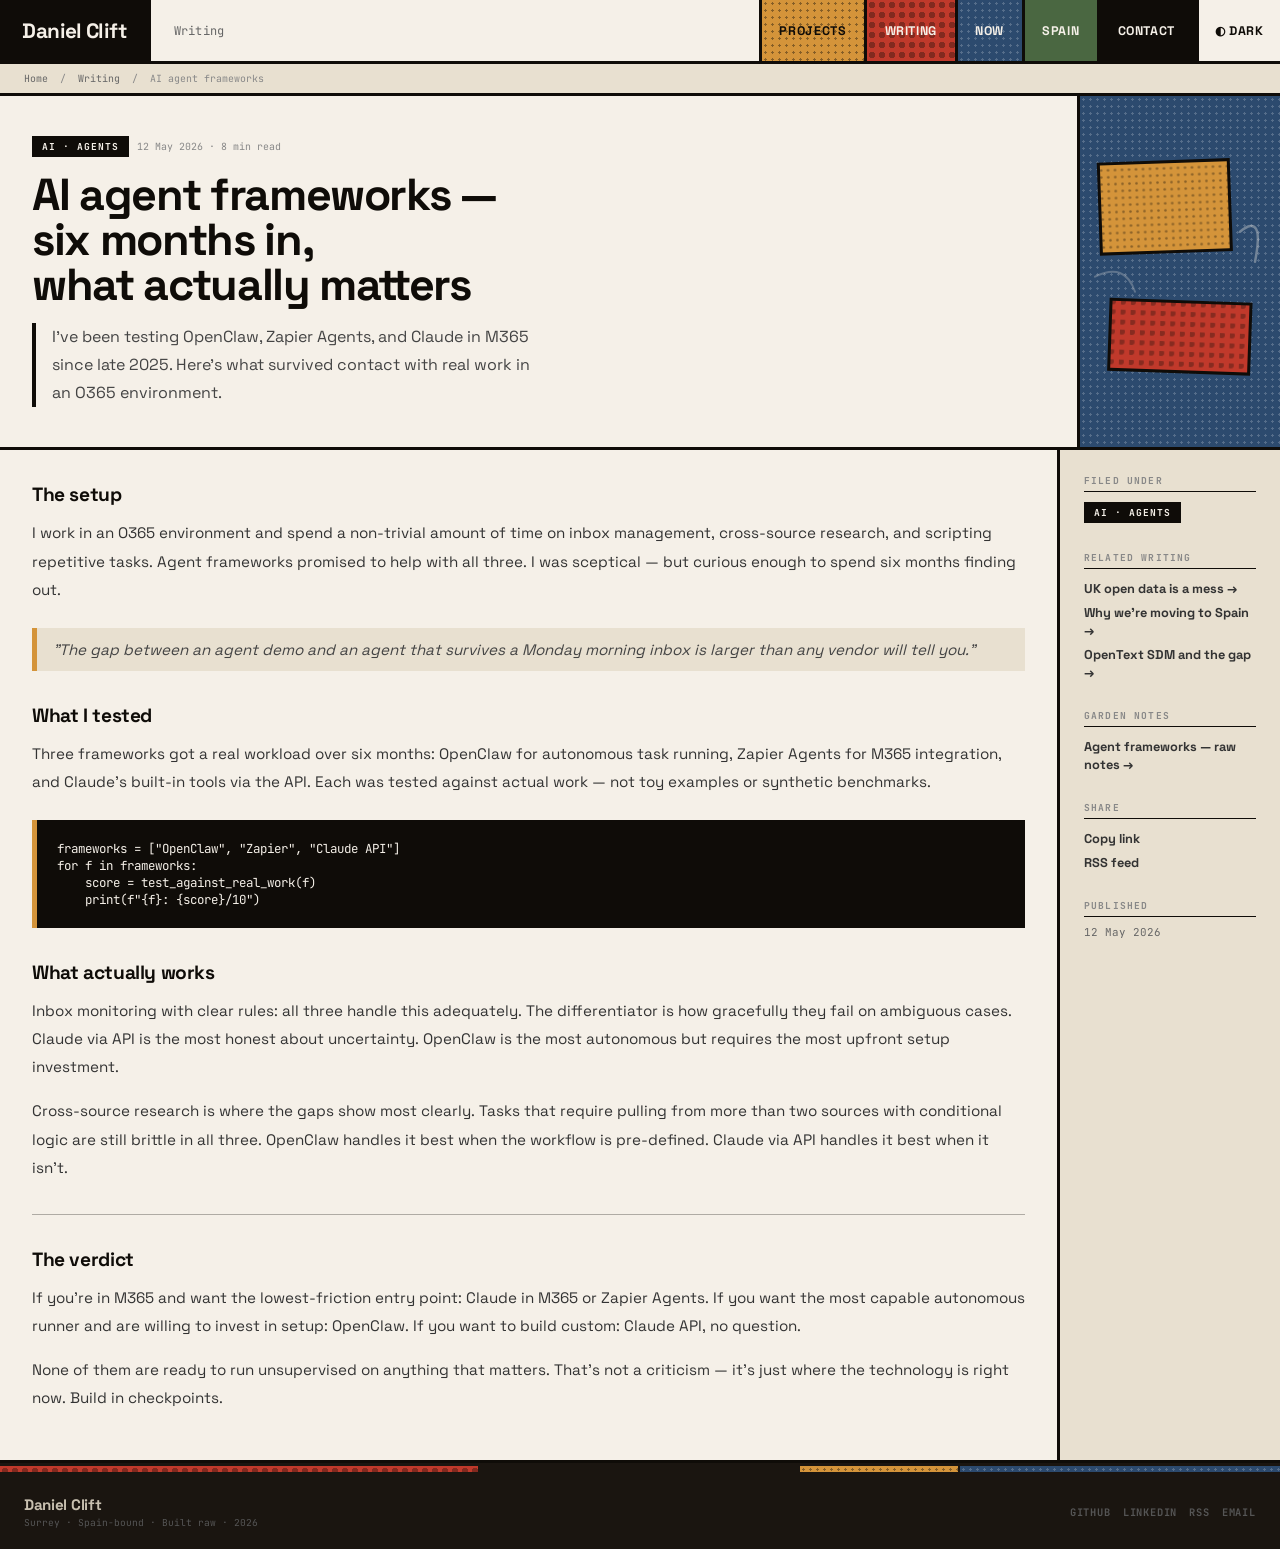
<file: page-article.html>
<!DOCTYPE html>
<html lang="en">
<head>
<meta charset="UTF-8"><meta name="viewport" content="width=device-width,initial-scale=1">
<title>AI agent frameworks — Daniel Clift</title>
<link href="https://fonts.googleapis.com/css2?family=Space+Grotesk:wght@400;700;900&family=JetBrains+Mono:wght@400;700&display=swap" rel="stylesheet">
<style>
*,*::before,*::after{box-sizing:border-box;margin:0;padding:0}
:root{--ink:#0f0c08;--ink2:#333;--ink3:#444;--ink4:#666;--ink5:#888;--bg:#f5f0e8;--bg2:#e8e0d0;--red:#c0392b;--ochre:#d4943a;--slate:#2c4a6e;--sage:#4a6741;--border:3px solid var(--ink);--shadow:5px 5px 0 var(--ink);--shadow-lg:8px 8px 0 var(--ink);--chrome:#1a1510;--chrome-t:#c8c0b0;}
.dark{--ink:#f5f0e8;--ink2:#ccc;--ink3:#bbb;--ink4:#999;--ink5:#777;--bg:#0f0c08;--bg2:#1a1510;--border:3px solid #f5f0e8;--shadow:5px 5px 0 #f5f0e8;--shadow-lg:8px 8px 0 #f5f0e8;--chrome:#000000;--chrome-t:#a09880;}
body{background:var(--bg);color:var(--ink);font-family:'Space Grotesk',sans-serif;transition:background 0.2s,color 0.2s;}
.mono{font-family:'JetBrains Mono',monospace;}
.bd-o{background-color:var(--ochre);background-image:radial-gradient(circle,rgba(15,12,8,0.4) 1.4px,transparent 1.4px);background-size:7px 7px;}
.bd-r{background-color:var(--red);background-image:radial-gradient(circle,rgba(15,12,8,0.35) 3px,transparent 3px);background-size:10px 10px;}
.bd-s{background-color:var(--slate);background-image:radial-gradient(circle,rgba(255,255,255,0.2) 1.3px,transparent 1.3px);background-size:7px 7px;}
.bd-g{background-color:var(--sage);background-image:radial-gradient(circle,rgba(255,255,255,0.18) 1.2px,transparent 1.2px);background-size:6px 6px;}
header{border-bottom:var(--border);display:grid;grid-template-columns:auto 1fr auto;align-items:stretch;min-height:64px;background:var(--bg);}
.h-name{font-size:1.3rem;font-weight:900;letter-spacing:-0.03em;padding:0 1.4rem;border-right:var(--border);display:flex;align-items:center;background:var(--ink);color:var(--bg);}
.h-sub{display:flex;align-items:center;padding:0 1.4rem;font-size:0.75rem;color:var(--ink4);font-family:'JetBrains Mono',monospace;letter-spacing:0.02em;border-right:var(--border);}
nav{display:flex;}
nav a{display:flex;align-items:center;height:100%;padding:0 1.1rem;font-size:0.78rem;font-weight:700;letter-spacing:0.05em;text-transform:uppercase;text-decoration:none;color:var(--ink);border-right:var(--border);transition:opacity 0.1s;}
nav a:hover{opacity:0.72;}
nav a.n1{background-color:var(--ochre);background-image:radial-gradient(circle,rgba(15,12,8,0.4) 1.4px,transparent 1.4px);background-size:7px 7px;}
nav a.n2{background-color:var(--red);background-image:radial-gradient(circle,rgba(15,12,8,0.35) 3px,transparent 3px);background-size:10px 10px;color:#f5f0e8;}
nav a.n3{background-color:var(--slate);background-image:radial-gradient(circle,rgba(255,255,255,0.2) 1.3px,transparent 1.3px);background-size:7px 7px;color:#f5f0e8;}
nav a.n4{background:var(--sage);color:#f5f0e8;}
nav a.n5{background:var(--ink);color:var(--bg);}
.dm-btn{display:flex;align-items:center;height:100%;padding:0 1rem;font-size:0.78rem;font-weight:700;letter-spacing:0.06em;text-transform:uppercase;background:transparent;border:none;border-left:var(--border);color:var(--ink);cursor:pointer;font-family:'Space Grotesk',sans-serif;transition:background 0.1s,color 0.1s;}
.dm-btn:hover{background:var(--ink);color:var(--bg);}
.divider{display:grid;grid-template-columns:3fr 2fr 1fr 2fr;height:12px;border-top:3px solid var(--chrome);border-bottom:3px solid var(--chrome);}
.divider div{border-right:2px solid var(--chrome);}
.divider div:last-child{border-right:none;}
footer{display:flex;align-items:center;justify-content:space-between;flex-wrap:wrap;gap:1rem;padding:1.25rem 1.5rem;background:var(--chrome);}
.dark footer{background:#0f0c08;}
.f-name{font-size:0.95rem;font-weight:900;letter-spacing:-0.02em;color:var(--chrome-t);}
.f-meta{font-family:'JetBrains Mono',monospace;font-size:0.6rem;color:#555;margin-top:2px;}
.f-links{display:flex;gap:12px;}
.f-links a{font-family:'JetBrains Mono',monospace;font-size:0.65rem;font-weight:700;text-transform:uppercase;letter-spacing:0.08em;color:#555;text-decoration:none;}
.f-links a:hover{color:var(--ochre);}
.btn{font-size:0.78rem;font-weight:700;text-transform:uppercase;letter-spacing:0.06em;padding:9px 18px;border:var(--border);box-shadow:var(--shadow);cursor:pointer;text-decoration:none;display:inline-block;transition:transform 0.1s,box-shadow 0.1s;background:var(--bg);color:var(--ink);}
.btn:hover{transform:translate(-2px,-2px);box-shadow:var(--shadow-lg);}
.btn:active{transform:translate(4px,4px);box-shadow:1px 1px 0 var(--ink);}
.tag{display:inline-block;font-family:'JetBrains Mono',monospace;font-size:0.6rem;font-weight:700;text-transform:uppercase;letter-spacing:0.1em;padding:2px 8px;border:2px solid var(--ink);}
.tag-o{background:var(--ochre);color:var(--ink);}
.tag-s{background:var(--slate);color:#f5f0e8;}
.tag-g{background:var(--sage);color:#f5f0e8;}
.tag-r{background:var(--red);color:#f5f0e8;}
.tag-ink{background:var(--ink);color:var(--bg);}
/* breadcrumb */
.breadcrumb{padding:8px 1.5rem;font-family:'JetBrains Mono',monospace;font-size:0.62rem;color:var(--ink5);border-bottom:var(--border);background:var(--bg2);}
.breadcrumb a{color:var(--ink4);text-decoration:none;}
.breadcrumb a:hover{color:var(--red);}
/* hero */
.hero{display:grid;grid-template-columns:1fr 200px;border-bottom:var(--border);min-height:280px;}
.hero-left{padding:2.5rem 2rem;border-right:var(--border);background:var(--bg);}
.hero-right{position:relative;overflow:hidden;}
.article-h1{font-size:clamp(1.8rem,3.5vw,2.8rem);font-weight:900;line-height:1;letter-spacing:-0.03em;margin-bottom:1rem;color:var(--ink);}
.standfirst{font-size:1rem;line-height:1.75;color:var(--ink3);border-left:4px solid var(--ink);padding-left:1rem;max-width:500px;}
/* body layout */
.article-layout{display:grid;grid-template-columns:1fr 220px;border-bottom:var(--border);}
.article-body{padding:2rem 2rem 2rem;border-right:var(--border);}
.article-body h2{font-size:1.2rem;font-weight:900;letter-spacing:-0.02em;margin:2rem 0 0.75rem;color:var(--ink);}
.article-body h2:first-child{margin-top:0;}
.article-body p{font-size:0.95rem;line-height:1.85;color:var(--ink2);margin-bottom:1rem;}
.article-body blockquote{border-left:5px solid var(--ochre);padding:0.75rem 1rem;margin:1.5rem 0;background:var(--bg2);font-size:0.95rem;color:var(--ink3);font-style:italic;}
.article-body pre{font-family:'JetBrains Mono',monospace;font-size:0.78rem;background:var(--ink);color:var(--bg);padding:1.25rem;margin:1.5rem 0;overflow-x:auto;border-left:5px solid var(--ochre);}
.article-body hr{border:none;border-top:1.5px solid var(--ink);margin:2rem 0;opacity:0.3;}
/* sidebar */
.sidebar{padding:1.5rem;background:var(--bg2);}
.sb-sec{margin-bottom:1.5rem;}
.sb-h{font-family:'JetBrains Mono',monospace;font-size:0.6rem;font-weight:700;letter-spacing:0.12em;text-transform:uppercase;color:var(--ink5);margin-bottom:0.5rem;padding-bottom:4px;border-bottom:1.5px solid var(--ink);}
.sb-link{display:block;font-size:0.8rem;color:var(--ink2);padding:3px 0;text-decoration:none;font-weight:700;line-height:1.4;}
.sb-link:hover{color:var(--red);}
/* == responsive == */
html{background:#f5f0e8;}
html.dark{background:#0f0c08;}
body{max-width:1440px;margin:0 auto;}
@media(max-width:960px){header{grid-template-columns:auto 1fr;}.h-sub{display:none;}}
@media(max-width:768px){
  .hero{grid-template-columns:1fr;min-height:0;}
  .hero-right{display:none;}
  .article-layout{grid-template-columns:1fr;}
  .article-body{border-right:none;padding:1.5rem 1.25rem;}
  .sidebar{border-top:var(--border);padding:1.25rem;}
}
@media(max-width:640px){
  header{display:flex;flex-wrap:wrap;}
  .h-name{flex:0 0 100%;border-right:none;border-bottom:var(--border);padding:1rem 1.4rem;}
  nav{flex:0 0 100%;overflow-x:auto;scrollbar-width:none;-webkit-overflow-scrolling:touch;}
  nav::-webkit-scrollbar{display:none;}
  nav a{height:44px;white-space:nowrap;flex-shrink:0;}
  .dm-btn{flex-shrink:0;}
  .article-h1{font-size:clamp(1.5rem,6vw,2rem);}
  .article-body{padding:1.25rem 1rem;}
  .breadcrumb{padding:8px 1rem;}
  .article-body pre{overflow-x:auto;font-size:0.72rem;padding:1rem;}
}
</style>
</head>
<body>
<header>
  <div class="h-name">Daniel Clift</div>
  <div class="h-sub">Writing</div>
  <nav>
    <a href="home.html" class="n1">Projects</a>
    <a href="writing.html" class="n2">Writing</a>
    <a href="now.html" class="n3">Now</a>
    <a href="spain.html" class="n4">Spain</a>
    <a href="about.html" class="n5">Contact</a>
    <button class="dm-btn" id="dmb" onclick="toggleDark()">&#9680; Dark</button>
  </nav>
</header>

<div class="breadcrumb"><a href="home.html">Home</a> &nbsp;/&nbsp; <a href="writing.html">Writing</a> &nbsp;/&nbsp; AI agent frameworks</div>

<section class="hero">
  <div class="hero-left">
    <div style="display:flex;gap:8px;align-items:center;flex-wrap:wrap;margin-bottom:1rem;">
      <span class="tag tag-ink">AI · Agents</span>
      <span class="mono" style="font-size:0.62rem;color:var(--ink5);">12 May 2026 · 8 min read</span>
    </div>
    <h1 class="article-h1">AI agent frameworks —<br>six months in,<br>what actually matters</h1>
    <p class="standfirst">I've been testing OpenClaw, Zapier Agents, and Claude in M365 since late 2025. Here's what survived contact with real work in an O365 environment.</p>
  </div>
  <div class="hero-right">
    <div class="bd-s" style="position:absolute;inset:0;"></div>
    <svg viewBox="0 0 200 280" xmlns="http://www.w3.org/2000/svg" style="position:absolute;inset:0;width:100%;height:100%;">
      <defs>
        <pattern id="po" x="0" y="0" width="7" height="7" patternUnits="userSpaceOnUse"><circle cx="1.5" cy="1.5" r="1.3" fill="rgba(15,12,8,0.38)"/></pattern>
        <pattern id="pr" x="0" y="0" width="10" height="10" patternUnits="userSpaceOnUse"><circle cx="2" cy="2" r="3" fill="rgba(15,12,8,0.32)"/></pattern>
      </defs>
      <g transform="rotate(-2 90 80)"><rect x="20" y="30" width="130" height="90" fill="#d4943a" stroke="#0f0c08" stroke-width="3"/><rect x="20" y="30" width="130" height="90" fill="url(#po)"/></g>
      <g transform="rotate(2 100 200)"><rect x="30" y="170" width="140" height="70" fill="#c0392b" stroke="#0f0c08" stroke-width="3"/><rect x="30" y="170" width="140" height="70" fill="url(#pr)"/></g>
      <path d="M160 100 Q185 80 175 130" fill="none" stroke="#f5f0e8" stroke-width="2.5" stroke-linecap="round" opacity="0.35"/>
      <path d="M15 145 Q45 130 55 160" fill="none" stroke="#f5f0e8" stroke-width="2" stroke-linecap="round" opacity="0.25"/>
    </svg>
  </div>
</section>

<div class="article-layout">
  <div class="article-body">
    <h2>The setup</h2>
    <p>I work in an O365 environment and spend a non-trivial amount of time on inbox management, cross-source research, and scripting repetitive tasks. Agent frameworks promised to help with all three. I was sceptical — but curious enough to spend six months finding out.</p>
    <blockquote>"The gap between an agent demo and an agent that survives a Monday morning inbox is larger than any vendor will tell you."</blockquote>
    <h2>What I tested</h2>
    <p>Three frameworks got a real workload over six months: OpenClaw for autonomous task running, Zapier Agents for M365 integration, and Claude's built-in tools via the API. Each was tested against actual work — not toy examples or synthetic benchmarks.</p>
    <pre>frameworks = ["OpenClaw", "Zapier", "Claude API"]
for f in frameworks:
    score = test_against_real_work(f)
    print(f"{f}: {score}/10")</pre>
    <h2>What actually works</h2>
    <p>Inbox monitoring with clear rules: all three handle this adequately. The differentiator is how gracefully they fail on ambiguous cases. Claude via API is the most honest about uncertainty. OpenClaw is the most autonomous but requires the most upfront setup investment.</p>
    <p>Cross-source research is where the gaps show most clearly. Tasks that require pulling from more than two sources with conditional logic are still brittle in all three. OpenClaw handles it best when the workflow is pre-defined. Claude via API handles it best when it isn't.</p>
    <hr>
    <h2>The verdict</h2>
    <p>If you're in M365 and want the lowest-friction entry point: Claude in M365 or Zapier Agents. If you want the most capable autonomous runner and are willing to invest in setup: OpenClaw. If you want to build custom: Claude API, no question.</p>
    <p>None of them are ready to run unsupervised on anything that matters. That's not a criticism — it's just where the technology is right now. Build in checkpoints.</p>
  </div>
  <div class="sidebar">
    <div class="sb-sec">
      <div class="sb-h">Filed under</div>
      <span class="tag tag-ink" style="margin-bottom:4px;display:inline-block;">AI · Agents</span>
    </div>
    <div class="sb-sec">
      <div class="sb-h">Related writing</div>
      <a class="sb-link" href="#">UK open data is a mess →</a>
      <a class="sb-link" href="#">Why we're moving to Spain →</a>
      <a class="sb-link" href="#">OpenText SDM and the gap →</a>
    </div>
    <div class="sb-sec">
      <div class="sb-h">Garden notes</div>
      <a class="sb-link" href="garden.html">Agent frameworks — raw notes →</a>
    </div>
    <div class="sb-sec">
      <div class="sb-h">Share</div>
      <a class="sb-link" href="#">Copy link</a>
      <a class="sb-link" href="#">RSS feed</a>
    </div>
    <div class="sb-sec">
      <div class="sb-h">Published</div>
      <p style="font-family:'JetBrains Mono',monospace;font-size:0.68rem;color:var(--ink4);">12 May 2026</p>
    </div>
  </div>
</div>

<div class="divider"><div class="bd-r"></div><div style="background:var(--chrome);"></div><div class="bd-o"></div><div class="bd-s"></div></div>
<footer>
  <div><div class="f-name">Daniel Clift</div><div class="f-meta">Surrey · Spain-bound · Built raw · 2026</div></div>
  <div class="f-links"><a href="#">GitHub</a><a href="#">LinkedIn</a><a href="#">RSS</a><a href="#">Email</a></div>
</footer>
<script>function toggleDark(){const d=document.body.classList.toggle('dark');document.documentElement.classList.toggle('dark',d);document.getElementById('dmb').textContent=d?'◑ Light':'◐ Dark';}</script>
</body>
</html>
</file>
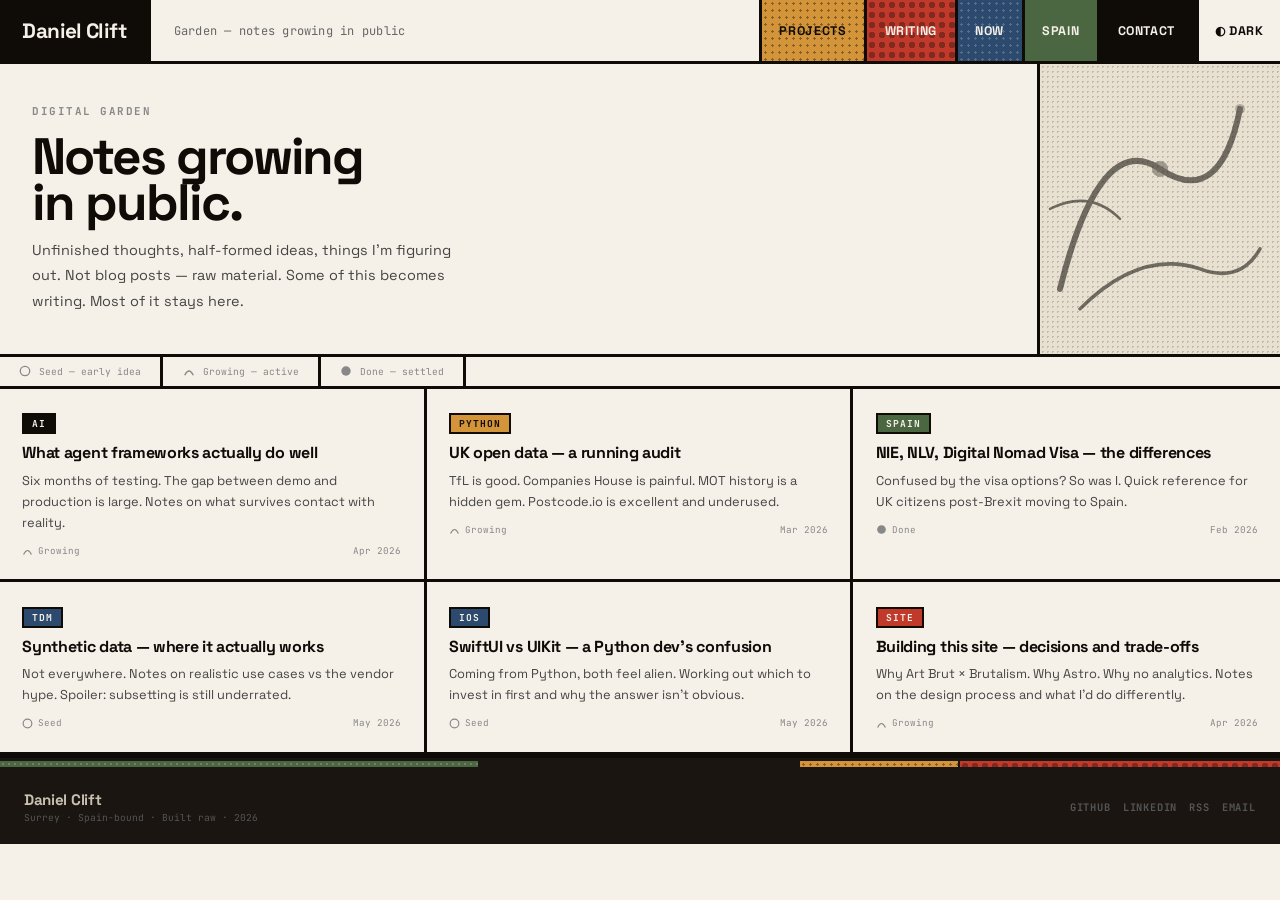
<file: page-garden.html>
<!DOCTYPE html>
<html lang="en">
<head>
<meta charset="UTF-8"><meta name="viewport" content="width=device-width,initial-scale=1">
<title>Garden — Daniel Clift</title>
<link href="https://fonts.googleapis.com/css2?family=Space+Grotesk:wght@400;700;900&family=JetBrains+Mono:wght@400;700&display=swap" rel="stylesheet">
<style>
*,*::before,*::after{box-sizing:border-box;margin:0;padding:0}
:root{--ink:#0f0c08;--ink2:#333;--ink3:#444;--ink4:#666;--ink5:#888;--bg:#f5f0e8;--bg2:#e8e0d0;--red:#c0392b;--ochre:#d4943a;--slate:#2c4a6e;--sage:#4a6741;--border:3px solid var(--ink);--shadow:5px 5px 0 var(--ink);--shadow-lg:8px 8px 0 var(--ink);--chrome:#1a1510;--chrome-t:#c8c0b0;}
.dark{--ink:#f5f0e8;--ink2:#ccc;--ink3:#bbb;--ink4:#999;--ink5:#777;--bg:#0f0c08;--bg2:#1a1510;--border:3px solid #f5f0e8;--shadow:5px 5px 0 #f5f0e8;--shadow-lg:8px 8px 0 #f5f0e8;--chrome:#000000;--chrome-t:#a09880;}
body{background:var(--bg);color:var(--ink);font-family:'Space Grotesk',sans-serif;transition:background 0.2s,color 0.2s;}
.mono{font-family:'JetBrains Mono',monospace;}
.bd-o{background-color:var(--ochre);background-image:radial-gradient(circle,rgba(15,12,8,0.4) 1.4px,transparent 1.4px);background-size:7px 7px;}
.bd-r{background-color:var(--red);background-image:radial-gradient(circle,rgba(15,12,8,0.35) 3px,transparent 3px);background-size:10px 10px;}
.bd-s{background-color:var(--slate);background-image:radial-gradient(circle,rgba(255,255,255,0.2) 1.3px,transparent 1.3px);background-size:7px 7px;}
.bd-g{background-color:var(--sage);background-image:radial-gradient(circle,rgba(255,255,255,0.18) 1.2px,transparent 1.2px);background-size:6px 6px;}
.bd-raw{background-color:var(--bg2);background-image:radial-gradient(circle,rgba(15,12,8,0.18) 1px,transparent 1px);background-size:5px 5px;}
.dark .bd-raw{background-image:radial-gradient(circle,rgba(245,240,232,0.18) 1px,transparent 1px);}
header{border-bottom:var(--border);display:grid;grid-template-columns:auto 1fr auto;align-items:stretch;min-height:64px;background:var(--bg);}
.h-name{font-size:1.3rem;font-weight:900;letter-spacing:-0.03em;padding:0 1.4rem;border-right:var(--border);display:flex;align-items:center;background:var(--ink);color:var(--bg);}
.h-sub{display:flex;align-items:center;padding:0 1.4rem;font-size:0.75rem;color:var(--ink4);font-family:'JetBrains Mono',monospace;letter-spacing:0.02em;border-right:var(--border);}
nav{display:flex;}
nav a{display:flex;align-items:center;height:100%;padding:0 1.1rem;font-size:0.78rem;font-weight:700;letter-spacing:0.05em;text-transform:uppercase;text-decoration:none;color:var(--ink);border-right:var(--border);transition:opacity 0.1s;}
nav a:hover{opacity:0.72;}
nav a.n1{background-color:var(--ochre);background-image:radial-gradient(circle,rgba(15,12,8,0.4) 1.4px,transparent 1.4px);background-size:7px 7px;}
nav a.n2{background-color:var(--red);background-image:radial-gradient(circle,rgba(15,12,8,0.35) 3px,transparent 3px);background-size:10px 10px;color:#f5f0e8;}
nav a.n3{background-color:var(--slate);background-image:radial-gradient(circle,rgba(255,255,255,0.2) 1.3px,transparent 1.3px);background-size:7px 7px;color:#f5f0e8;}
nav a.n4{background:var(--sage);color:#f5f0e8;}
nav a.n5{background:var(--ink);color:var(--bg);}
.dm-btn{display:flex;align-items:center;height:100%;padding:0 1rem;font-size:0.78rem;font-weight:700;letter-spacing:0.06em;text-transform:uppercase;background:transparent;border:none;border-left:var(--border);color:var(--ink);cursor:pointer;font-family:'Space Grotesk',sans-serif;transition:background 0.1s,color 0.1s;}
.dm-btn:hover{background:var(--ink);color:var(--bg);}
.divider{display:grid;grid-template-columns:3fr 2fr 1fr 2fr;height:12px;border-top:3px solid var(--chrome);border-bottom:3px solid var(--chrome);}
.divider div{border-right:2px solid var(--chrome);}
.divider div:last-child{border-right:none;}
footer{display:flex;align-items:center;justify-content:space-between;flex-wrap:wrap;gap:1rem;padding:1.25rem 1.5rem;background:var(--chrome);}
.dark footer{background:#0f0c08;}
.f-name{font-size:0.95rem;font-weight:900;letter-spacing:-0.02em;color:var(--chrome-t);}
.f-meta{font-family:'JetBrains Mono',monospace;font-size:0.6rem;color:#555;margin-top:2px;}
.f-links{display:flex;gap:12px;}
.f-links a{font-family:'JetBrains Mono',monospace;font-size:0.65rem;font-weight:700;text-transform:uppercase;letter-spacing:0.08em;color:#555;text-decoration:none;}
.f-links a:hover{color:var(--ochre);}
.tag{display:inline-block;font-family:'JetBrains Mono',monospace;font-size:0.6rem;font-weight:700;text-transform:uppercase;letter-spacing:0.1em;padding:2px 8px;border:2px solid var(--ink);}
.tag-o{background:var(--ochre);color:var(--ink);}
.tag-s{background:var(--slate);color:#f5f0e8;}
.tag-g{background:var(--sage);color:#f5f0e8;}
.tag-r{background:var(--red);color:#f5f0e8;}
.tag-ink{background:var(--ink);color:var(--bg);}
/* hero — text left, full bd-raw panel right bleeds edge */
.hero{display:grid;grid-template-columns:1fr 240px;border-bottom:var(--border);min-height:240px;}
.hero-left{padding:2.5rem 2rem;border-right:var(--border);background:var(--bg);}
.hero-right{position:relative;overflow:hidden;}
/* legend bar */
.legend-bar{display:flex;align-items:center;gap:0;border-bottom:var(--border);background:var(--bg);flex-wrap:wrap;}
.legend-item{display:flex;align-items:center;gap:8px;padding:8px 1.2rem;border-right:var(--border);font-family:'JetBrains Mono',monospace;font-size:0.6rem;color:var(--ink5);}
/* note grid */
.note-grid{display:grid;grid-template-columns:repeat(3,1fr);border-bottom:var(--border);}
.note-card{border-right:var(--border);border-bottom:var(--border);padding:1.4rem;background:var(--bg);cursor:pointer;transition:background 0.1s;position:relative;overflow:hidden;}
.note-card:hover{background:var(--bg2);}
.note-card:nth-child(3n){border-right:none;}
.note-card h3{font-size:1rem;font-weight:900;letter-spacing:-0.02em;margin:0.5rem 0 0.4rem;color:var(--ink);}
.note-card p{font-size:0.8rem;line-height:1.65;color:var(--ink3);}
.note-foot{display:flex;align-items:center;justify-content:space-between;margin-top:0.75rem;}
.maturity{display:flex;align-items:center;gap:5px;font-family:'JetBrains Mono',monospace;font-size:0.58rem;color:var(--ink5);}
/* == responsive == */
html{background:#f5f0e8;}
html.dark{background:#0f0c08;}
body{max-width:1440px;margin:0 auto;}
@media(max-width:960px){header{grid-template-columns:auto 1fr;}.h-sub{display:none;}}
@media(max-width:768px){
  .hero{grid-template-columns:1fr;min-height:0;}
  .hero-right{display:none;}
  .note-grid{grid-template-columns:repeat(2,1fr);}
  .note-card:nth-child(3n){border-right:var(--border);}
  .note-card:nth-child(2n){border-right:none;}
}
@media(max-width:640px){
  header{display:flex;flex-wrap:wrap;}
  .h-name{flex:0 0 100%;border-right:none;border-bottom:var(--border);padding:1rem 1.4rem;}
  nav{flex:0 0 100%;overflow-x:auto;scrollbar-width:none;-webkit-overflow-scrolling:touch;}
  nav::-webkit-scrollbar{display:none;}
  nav a{height:44px;white-space:nowrap;flex-shrink:0;}
  .dm-btn{flex-shrink:0;}
  .note-grid{grid-template-columns:1fr;}
  .note-card{border-right:none;}
  .note-card:nth-child(3n){border-right:none;}
  .legend-bar{overflow-x:auto;flex-wrap:nowrap;}
  .legend-item{flex-shrink:0;white-space:nowrap;}
}
</style>
</head>
<body>
<header>
  <div class="h-name">Daniel Clift</div>
  <div class="h-sub">Garden — notes growing in public</div>
  <nav>
    <a href="home.html" class="n1">Projects</a>
    <a href="writing.html" class="n2">Writing</a>
    <a href="now.html" class="n3">Now</a>
    <a href="spain.html" class="n4">Spain</a>
    <a href="about.html" class="n5">Contact</a>
    <button class="dm-btn" id="dmb" onclick="toggleDark()">&#9680; Dark</button>
  </nav>
</header>

<section class="hero">
  <div class="hero-left">
    <p style="font-family:'JetBrains Mono',monospace;font-size:0.68rem;font-weight:700;letter-spacing:0.14em;text-transform:uppercase;color:var(--ink5);margin-bottom:1rem;">Digital garden</p>
    <h1 style="font-size:clamp(2rem,4vw,3.5rem);font-weight:900;line-height:0.9;letter-spacing:-0.04em;color:var(--ink);margin-bottom:0.75rem;">Notes growing<br>in public.</h1>
    <p style="font-size:0.9rem;line-height:1.75;color:var(--ink3);max-width:420px;">Unfinished thoughts, half-formed ideas, things I'm figuring out. Not blog posts — raw material. Some of this becomes writing. Most of it stays here.</p>
  </div>
  <div class="hero-right">
    <div class="bd-raw" style="position:absolute;inset:0;"></div>
    <svg viewBox="0 0 240 240" xmlns="http://www.w3.org/2000/svg" style="position:absolute;inset:0;width:100%;height:100%;opacity:0.55;">
      <path d="M20 200 Q60 40 120 80 Q180 120 200 20" fill="none" stroke="#0f0c08" stroke-width="6" stroke-linecap="round"/>
      <path d="M40 220 Q100 160 160 180 Q200 195 220 160" fill="none" stroke="#0f0c08" stroke-width="3.5" stroke-linecap="round"/>
      <path d="M10 120 Q50 100 80 130" fill="none" stroke="#0f0c08" stroke-width="2.5" stroke-linecap="round"/>
      <circle cx="120" cy="80" r="8" fill="#0f0c08" opacity="0.6"/>
      <circle cx="200" cy="20" r="5" fill="#0f0c08" opacity="0.4"/>
    </svg>
  </div>
</section>

<div class="legend-bar">
  <div class="legend-item"><svg width="12" height="12" viewBox="0 0 14 14"><circle cx="7" cy="7" r="5.5" fill="none" stroke="currentColor" stroke-width="1.5"/></svg>Seed — early idea</div>
  <div class="legend-item"><svg width="12" height="12" viewBox="0 0 14 14"><path d="M2 12 Q7 2 12 12" fill="none" stroke="currentColor" stroke-width="1.5"/></svg>Growing — active</div>
  <div class="legend-item"><svg width="12" height="12" viewBox="0 0 14 14"><circle cx="7" cy="7" r="5.5" fill="currentColor"/></svg>Done — settled</div>
</div>

<div class="note-grid">
  <div class="note-card">
    <span class="tag tag-ink">AI</span>
    <h3>What agent frameworks actually do well</h3>
    <p>Six months of testing. The gap between demo and production is large. Notes on what survives contact with reality.</p>
    <div class="note-foot"><span class="maturity"><svg width="11" height="11" viewBox="0 0 14 14"><path d="M2 12 Q7 2 12 12" fill="none" stroke="currentColor" stroke-width="1.5"/></svg>Growing</span><span class="mono" style="font-size:0.58rem;color:var(--ink5);">Apr 2026</span></div>
  </div>
  <div class="note-card">
    <span class="tag tag-o">Python</span>
    <h3>UK open data — a running audit</h3>
    <p>TfL is good. Companies House is painful. MOT history is a hidden gem. Postcode.io is excellent and underused.</p>
    <div class="note-foot"><span class="maturity"><svg width="11" height="11" viewBox="0 0 14 14"><path d="M2 12 Q7 2 12 12" fill="none" stroke="currentColor" stroke-width="1.5"/></svg>Growing</span><span class="mono" style="font-size:0.58rem;color:var(--ink5);">Mar 2026</span></div>
  </div>
  <div class="note-card">
    <span class="tag tag-g">Spain</span>
    <h3>NIE, NLV, Digital Nomad Visa — the differences</h3>
    <p>Confused by the visa options? So was I. Quick reference for UK citizens post-Brexit moving to Spain.</p>
    <div class="note-foot"><span class="maturity"><svg width="11" height="11" viewBox="0 0 14 14"><circle cx="7" cy="7" r="5.5" fill="currentColor"/></svg>Done</span><span class="mono" style="font-size:0.58rem;color:var(--ink5);">Feb 2026</span></div>
  </div>
  <div class="note-card">
    <span class="tag tag-s">TDM</span>
    <h3>Synthetic data — where it actually works</h3>
    <p>Not everywhere. Notes on realistic use cases vs the vendor hype. Spoiler: subsetting is still underrated.</p>
    <div class="note-foot"><span class="maturity"><svg width="11" height="11" viewBox="0 0 14 14"><circle cx="7" cy="7" r="5.5" fill="none" stroke="currentColor" stroke-width="1.5"/></svg>Seed</span><span class="mono" style="font-size:0.58rem;color:var(--ink5);">May 2026</span></div>
  </div>
  <div class="note-card">
    <span class="tag tag-s">iOS</span>
    <h3>SwiftUI vs UIKit — a Python dev's confusion</h3>
    <p>Coming from Python, both feel alien. Working out which to invest in first and why the answer isn't obvious.</p>
    <div class="note-foot"><span class="maturity"><svg width="11" height="11" viewBox="0 0 14 14"><circle cx="7" cy="7" r="5.5" fill="none" stroke="currentColor" stroke-width="1.5"/></svg>Seed</span><span class="mono" style="font-size:0.58rem;color:var(--ink5);">May 2026</span></div>
  </div>
  <div class="note-card">
    <span class="tag tag-r">Site</span>
    <h3>Building this site — decisions and trade-offs</h3>
    <p>Why Art Brut × Brutalism. Why Astro. Why no analytics. Notes on the design process and what I'd do differently.</p>
    <div class="note-foot"><span class="maturity"><svg width="11" height="11" viewBox="0 0 14 14"><path d="M2 12 Q7 2 12 12" fill="none" stroke="currentColor" stroke-width="1.5"/></svg>Growing</span><span class="mono" style="font-size:0.58rem;color:var(--ink5);">Apr 2026</span></div>
  </div>
</div>

<div class="divider"><div class="bd-g"></div><div style="background:var(--chrome);"></div><div class="bd-o"></div><div class="bd-r"></div></div>
<footer>
  <div><div class="f-name">Daniel Clift</div><div class="f-meta">Surrey · Spain-bound · Built raw · 2026</div></div>
  <div class="f-links"><a href="#">GitHub</a><a href="#">LinkedIn</a><a href="#">RSS</a><a href="#">Email</a></div>
</footer>
<script>function toggleDark(){const d=document.body.classList.toggle('dark');document.documentElement.classList.toggle('dark',d);document.getElementById('dmb').textContent=d?'◑ Light':'◐ Dark';}</script>
</body>
</html>
</file>
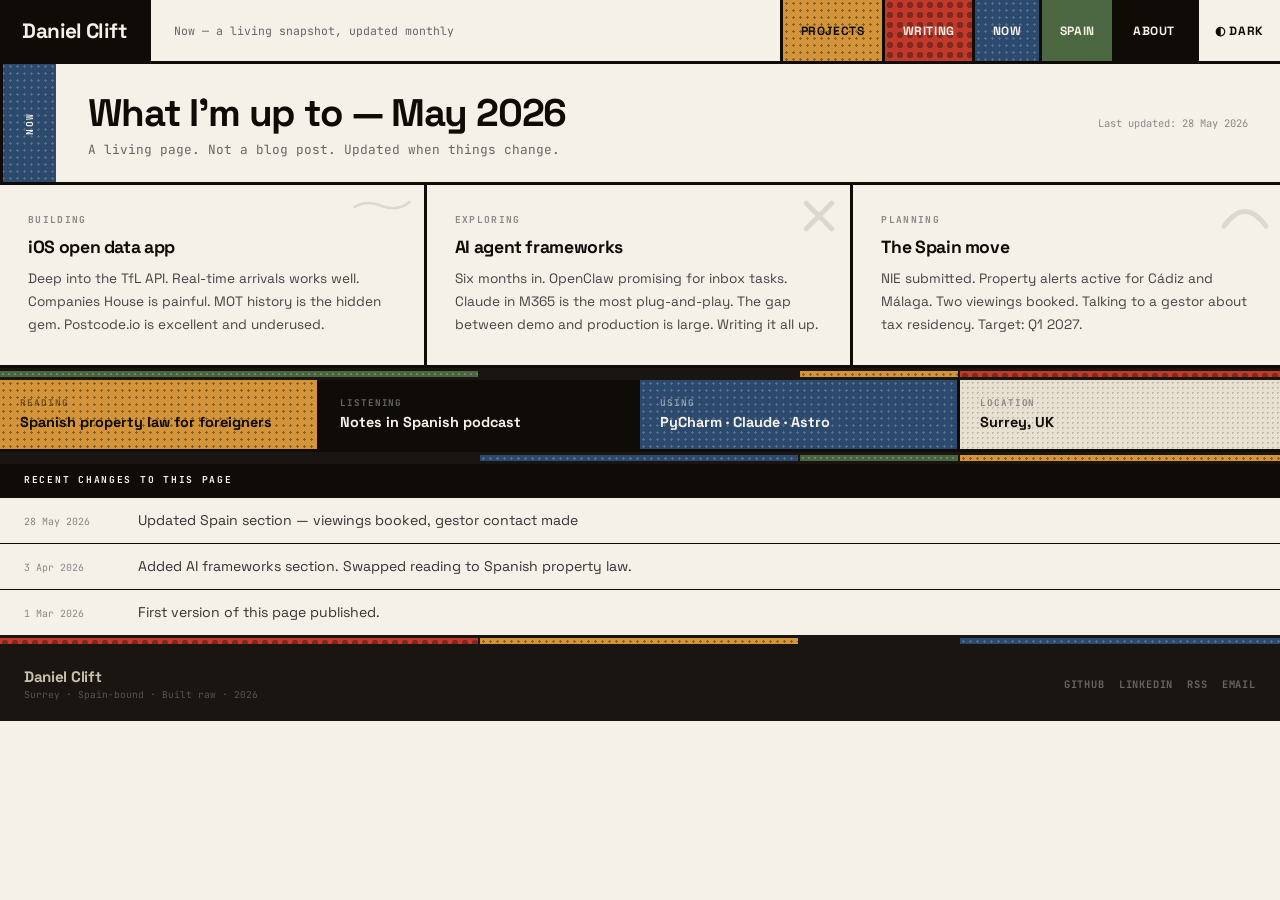
<file: page-now.html>
<!DOCTYPE html>
<html lang="en">
<head>
<meta charset="UTF-8"><meta name="viewport" content="width=device-width,initial-scale=1">
<title>Now — Daniel Clift</title>
<link href="https://fonts.googleapis.com/css2?family=Space+Grotesk:wght@400;700;900&family=JetBrains+Mono:wght@400;700&display=swap" rel="stylesheet">
<style>
*,*::before,*::after{box-sizing:border-box;margin:0;padding:0}
:root{--ink:#0f0c08;--ink2:#333;--ink3:#444;--ink4:#666;--ink5:#888;--bg:#f5f0e8;--bg2:#e8e0d0;--red:#c0392b;--ochre:#d4943a;--slate:#2c4a6e;--sage:#4a6741;--border:3px solid var(--ink);--shadow:5px 5px 0 var(--ink);--shadow-lg:8px 8px 0 var(--ink);--chrome:#1a1510;--chrome-t:#c8c0b0;}
.dark{--ink:#f5f0e8;--ink2:#ccc;--ink3:#bbb;--ink4:#999;--ink5:#777;--bg:#0f0c08;--bg2:#1a1510;--border:3px solid #f5f0e8;--shadow:5px 5px 0 #f5f0e8;--shadow-lg:8px 8px 0 #f5f0e8;--chrome:#000000;--chrome-t:#a09880;}
body{background:var(--bg);color:var(--ink);font-family:'Space Grotesk',sans-serif;transition:background 0.2s,color 0.2s;}
.mono{font-family:'JetBrains Mono',monospace;}
.bd-o{background-color:var(--ochre);background-image:radial-gradient(circle,rgba(15,12,8,0.4) 1.4px,transparent 1.4px);background-size:7px 7px;}
.bd-r{background-color:var(--red);background-image:radial-gradient(circle,rgba(15,12,8,0.35) 3px,transparent 3px);background-size:10px 10px;}
.bd-s{background-color:var(--slate);background-image:radial-gradient(circle,rgba(255,255,255,0.2) 1.3px,transparent 1.3px);background-size:7px 7px;}
.bd-g{background-color:var(--sage);background-image:radial-gradient(circle,rgba(255,255,255,0.18) 1.2px,transparent 1.2px);background-size:6px 6px;}
.bd-raw{background-color:var(--bg2);background-image:radial-gradient(circle,rgba(15,12,8,0.18) 1px,transparent 1px);background-size:5px 5px;}
.dark .bd-raw{background-image:radial-gradient(circle,rgba(245,240,232,0.18) 1px,transparent 1px);}
header{border-bottom:var(--border);display:grid;grid-template-columns:auto 1fr auto;align-items:stretch;min-height:64px;background:var(--bg);}
.h-name{font-size:1.3rem;font-weight:900;letter-spacing:-0.03em;padding:0 1.4rem;border-right:var(--border);display:flex;align-items:center;background:var(--ink);color:var(--bg);white-space:nowrap;}
.h-sub{display:flex;align-items:center;padding:0 1.4rem;font-size:0.72rem;color:var(--ink4);font-family:'JetBrains Mono',monospace;border-right:var(--border);}
nav{display:flex;}
nav a{display:flex;align-items:center;height:100%;padding:0 1.1rem;font-size:0.75rem;font-weight:700;letter-spacing:0.05em;text-transform:uppercase;text-decoration:none;color:var(--ink);border-right:var(--border);transition:opacity 0.15s;}
nav a:hover{opacity:0.7;}
nav a.n1{background-color:var(--ochre);background-image:radial-gradient(circle,rgba(15,12,8,0.4) 1.4px,transparent 1.4px);background-size:7px 7px;}
nav a.n2{background-color:var(--red);background-image:radial-gradient(circle,rgba(15,12,8,0.35) 3px,transparent 3px);background-size:10px 10px;color:#f5f0e8;}
nav a.n3{background-color:var(--slate);background-image:radial-gradient(circle,rgba(255,255,255,0.2) 1.3px,transparent 1.3px);background-size:7px 7px;color:#f5f0e8;}
nav a.n4{background:var(--sage);color:#f5f0e8;}
nav a.n5{background:var(--ink);color:var(--bg);}
.dm-btn{display:flex;align-items:center;height:100%;padding:0 1rem;font-size:0.75rem;font-weight:700;letter-spacing:0.06em;text-transform:uppercase;background:transparent;border:none;border-left:var(--border);color:var(--ink);cursor:pointer;font-family:'Space Grotesk',sans-serif;transition:background 0.15s,color 0.15s;}
.dm-btn:hover{background:var(--ink);color:var(--bg);}
.divider{display:grid;grid-template-columns:3fr 2fr 1fr 2fr;height:12px;border-top:3px solid var(--chrome);border-bottom:3px solid var(--chrome);}
.divider div{border-right:2px solid var(--chrome);}
.divider div:last-child{border-right:none;}
footer{display:flex;align-items:center;justify-content:space-between;flex-wrap:wrap;gap:1rem;padding:1.25rem 1.5rem;background:var(--chrome);}
.dark footer{background:#0f0c08;}
.f-name{font-size:0.95rem;font-weight:900;letter-spacing:-0.02em;color:var(--chrome-t);}
.f-meta{font-family:'JetBrains Mono',monospace;font-size:0.6rem;color:#555;margin-top:2px;}
.f-links{display:flex;gap:14px;}
.f-links a{font-family:'JetBrains Mono',monospace;font-size:0.65rem;font-weight:700;text-transform:uppercase;letter-spacing:0.08em;color:#666;text-decoration:none;transition:color 0.15s;}
.f-links a:hover{color:var(--ochre);}
.sec-horiz{padding:9px 1.5rem;font-size:0.6rem;font-weight:700;letter-spacing:0.18em;text-transform:uppercase;color:var(--bg);background:var(--ink);border-bottom:var(--border);font-family:'JetBrains Mono',monospace;}
/* banner — no hero, opens direct */
.now-banner{display:grid;grid-template-columns:56px 1fr;border-bottom:var(--border);min-height:100px;}
.now-vert{border-right:var(--border);writing-mode:vertical-rl;transform:rotate(180deg);display:flex;align-items:center;justify-content:center;font-size:0.6rem;font-weight:700;letter-spacing:0.18em;text-transform:uppercase;font-family:'JetBrains Mono',monospace;color:#f5f0e8;}
.now-banner-right{padding:1.5rem 2rem;display:flex;align-items:center;justify-content:space-between;gap:1rem;flex-wrap:wrap;background:var(--bg);}
.now-title{font-size:clamp(1.5rem,3vw,2.5rem);font-weight:900;letter-spacing:-0.03em;color:var(--ink);}
.now-updated{font-family:'JetBrains Mono',monospace;font-size:0.65rem;color:var(--ink5);}
/* focus cells */
.focus-grid{display:grid;grid-template-columns:repeat(3,1fr);border-bottom:var(--border);}
.focus-cell{border-right:var(--border);padding:1.75rem;background:var(--bg);position:relative;overflow:hidden;}
.focus-cell:last-child{border-right:none;}
.focus-label{font-family:'JetBrains Mono',monospace;font-size:0.6rem;font-weight:700;letter-spacing:0.14em;text-transform:uppercase;color:var(--ink5);margin-bottom:0.6rem;}
.focus-cell h2{font-size:1.1rem;font-weight:900;letter-spacing:-0.02em;margin-bottom:0.6rem;color:var(--ink);}
.focus-cell p{font-size:0.85rem;line-height:1.7;color:var(--ink3);}
/* status strip */
.status-strip{display:grid;grid-template-columns:repeat(4,1fr);border-bottom:var(--border);}
.si{border-right:var(--border);padding:1.1rem 1.25rem;position:relative;overflow:hidden;}
.si:last-child{border-right:none;}
.si-k{font-family:'JetBrains Mono',monospace;font-size:0.58rem;font-weight:700;text-transform:uppercase;letter-spacing:0.1em;margin-bottom:4px;color:var(--ink5);}
.si-v{font-size:0.9rem;font-weight:700;color:var(--ink);}
.si-ink{background:var(--ink);}
.si-ink .si-k{color:var(--ink4);}
.si-ink .si-v{color:var(--bg);}
.si-s .si-k{color:rgba(245,240,232,0.5);}
.si-s .si-v{color:#f5f0e8;}
.si-o .si-k{color:rgba(15,12,8,0.5);}
/* log */
.log-row{display:flex;gap:1.5rem;align-items:baseline;padding:12px 1.5rem;border-bottom:1.5px solid var(--ink);background:var(--bg);}
.log-row:last-child{border-bottom:none;}
.log-date{font-family:'JetBrains Mono',monospace;font-size:0.62rem;color:var(--ink5);white-space:nowrap;min-width:90px;}
.log-text{font-size:0.88rem;color:var(--ink2);line-height:1.5;}
/* == responsive == */
html{background:#f5f0e8;}
html.dark{background:#0f0c08;}
body{max-width:1440px;margin:0 auto;}
@media(max-width:960px){header{grid-template-columns:auto 1fr;}.h-sub{display:none;}}
@media(max-width:768px){
  .focus-grid{grid-template-columns:1fr;}
  .focus-cell{border-right:none;}
  .status-strip{grid-template-columns:repeat(2,1fr);}
  .si:nth-child(odd){border-right:var(--border);}
  .si:nth-child(even){border-right:none;}
}
@media(max-width:640px){
  header{display:flex;flex-wrap:wrap;}
  .h-name{flex:0 0 100%;border-right:none;border-bottom:var(--border);padding:1rem 1.4rem;}
  nav{flex:0 0 100%;overflow-x:auto;scrollbar-width:none;-webkit-overflow-scrolling:touch;}
  nav::-webkit-scrollbar{display:none;}
  nav a{height:44px;white-space:nowrap;flex-shrink:0;}
  .dm-btn{flex-shrink:0;}
  .now-banner{grid-template-columns:1fr;}
  .now-vert{display:none;}
  .now-title{font-size:1.3rem;}
  .status-strip{grid-template-columns:1fr;}
  .si{border-right:none;border-bottom:var(--border);}
  .si:last-child{border-bottom:none;}
}
@media(max-width:480px){
  .log-row{flex-direction:column;gap:0.2rem;padding:10px 1rem;}
  .log-date{min-width:0;}
}
</style>
</head>
<body>
<header>
  <div class="h-name">Daniel Clift</div>
  <div class="h-sub">Now — a living snapshot, updated monthly</div>
  <nav>
    <a href="index.html" class="n1">Projects</a>
    <a href="writing.html" class="n2">Writing</a>
    <a href="now.html" class="n3">Now</a>
    <a href="spain.html" class="n4">Spain</a>
    <a href="about.html" class="n5">About</a>
    <button class="dm-btn" id="dmb" onclick="toggleDark()">&#9680; Dark</button>
  </nav>
</header>

<div class="now-banner">
  <div class="now-vert bd-s">Now</div>
  <div class="now-banner-right">
    <div>
      <div class="now-title">What I'm up to — May 2026</div>
      <p style="font-size:0.8rem;color:var(--ink4);font-family:'JetBrains Mono',monospace;margin-top:4px;">A living page. Not a blog post. Updated when things change.</p>
    </div>
    <span class="now-updated">Last updated: 28 May 2026</span>
  </div>
</div>

<div class="focus-grid">
  <div class="focus-cell">
    <svg style="position:absolute;top:12px;right:12px;width:60px;opacity:0.1;" viewBox="0 0 120 30"><path d="M5 20 Q30 5 60 18 Q90 30 115 10" fill="none" stroke="#0f0c08" stroke-width="5" stroke-linecap="round"/></svg>
    <div class="focus-label">Building</div>
    <h2>iOS open data app</h2>
    <p>Deep into the TfL API. Real-time arrivals works well. Companies House is painful. MOT history is the hidden gem. Postcode.io is excellent and underused.</p>
  </div>
  <div class="focus-cell">
    <svg style="position:absolute;top:14px;right:14px;width:34px;opacity:0.1;" viewBox="0 0 40 40"><path d="M5 5 L35 35 M35 5 L5 35" stroke="#0f0c08" stroke-width="6" stroke-linecap="round"/></svg>
    <div class="focus-label">Exploring</div>
    <h2>AI agent frameworks</h2>
    <p>Six months in. OpenClaw promising for inbox tasks. Claude in M365 is the most plug-and-play. The gap between demo and production is large. Writing it all up.</p>
  </div>
  <div class="focus-cell">
    <svg style="position:absolute;top:12px;right:10px;width:50px;opacity:0.1;" viewBox="0 0 60 40"><path d="M5 35 Q30 0 55 35" fill="none" stroke="#0f0c08" stroke-width="6" stroke-linecap="round"/></svg>
    <div class="focus-label">Planning</div>
    <h2>The Spain move</h2>
    <p>NIE submitted. Property alerts active for Cádiz and Málaga. Two viewings booked. Talking to a gestor about tax residency. Target: Q1 2027.</p>
  </div>
</div>

<div class="divider"><div class="bd-g"></div><div style="background:var(--chrome);"></div><div class="bd-o"></div><div class="bd-r"></div></div>

<div class="status-strip">
  <div class="si bd-o si-o"><div class="si-k">Reading</div><div class="si-v">Spanish property law for foreigners</div></div>
  <div class="si si-ink"><div class="si-k">Listening</div><div class="si-v">Notes in Spanish podcast</div></div>
  <div class="si bd-s si-s"><div class="si-k">Using</div><div class="si-v">PyCharm · Claude · Astro</div></div>
  <div class="si bd-raw"><div class="si-k">Location</div><div class="si-v">Surrey, UK</div></div>
</div>

<div class="divider"><div style="background:var(--chrome);"></div><div class="bd-s"></div><div class="bd-g"></div><div class="bd-o"></div></div>

<div class="sec-horiz">Recent changes to this page</div>
<div class="log-row"><span class="log-date">28 May 2026</span><span class="log-text">Updated Spain section — viewings booked, gestor contact made</span></div>
<div class="log-row"><span class="log-date">3 Apr 2026</span><span class="log-text">Added AI frameworks section. Swapped reading to Spanish property law.</span></div>
<div class="log-row" style="border-bottom:none;"><span class="log-date">1 Mar 2026</span><span class="log-text">First version of this page published.</span></div>

<div class="divider"><div class="bd-r"></div><div class="bd-o"></div><div style="background:var(--chrome);"></div><div class="bd-s"></div></div>
<footer>
  <div><div class="f-name">Daniel Clift</div><div class="f-meta">Surrey · Spain-bound · Built raw · 2026</div></div>
  <div class="f-links"><a href="#">GitHub</a><a href="#">LinkedIn</a><a href="#">RSS</a><a href="#">Email</a></div>
</footer>
<script>function toggleDark(){const d=document.body.classList.toggle('dark');document.documentElement.classList.toggle('dark',d);document.getElementById('dmb').textContent=d?'◑ Light':'◐ Dark';}</script>
</body>
</html>
</file>
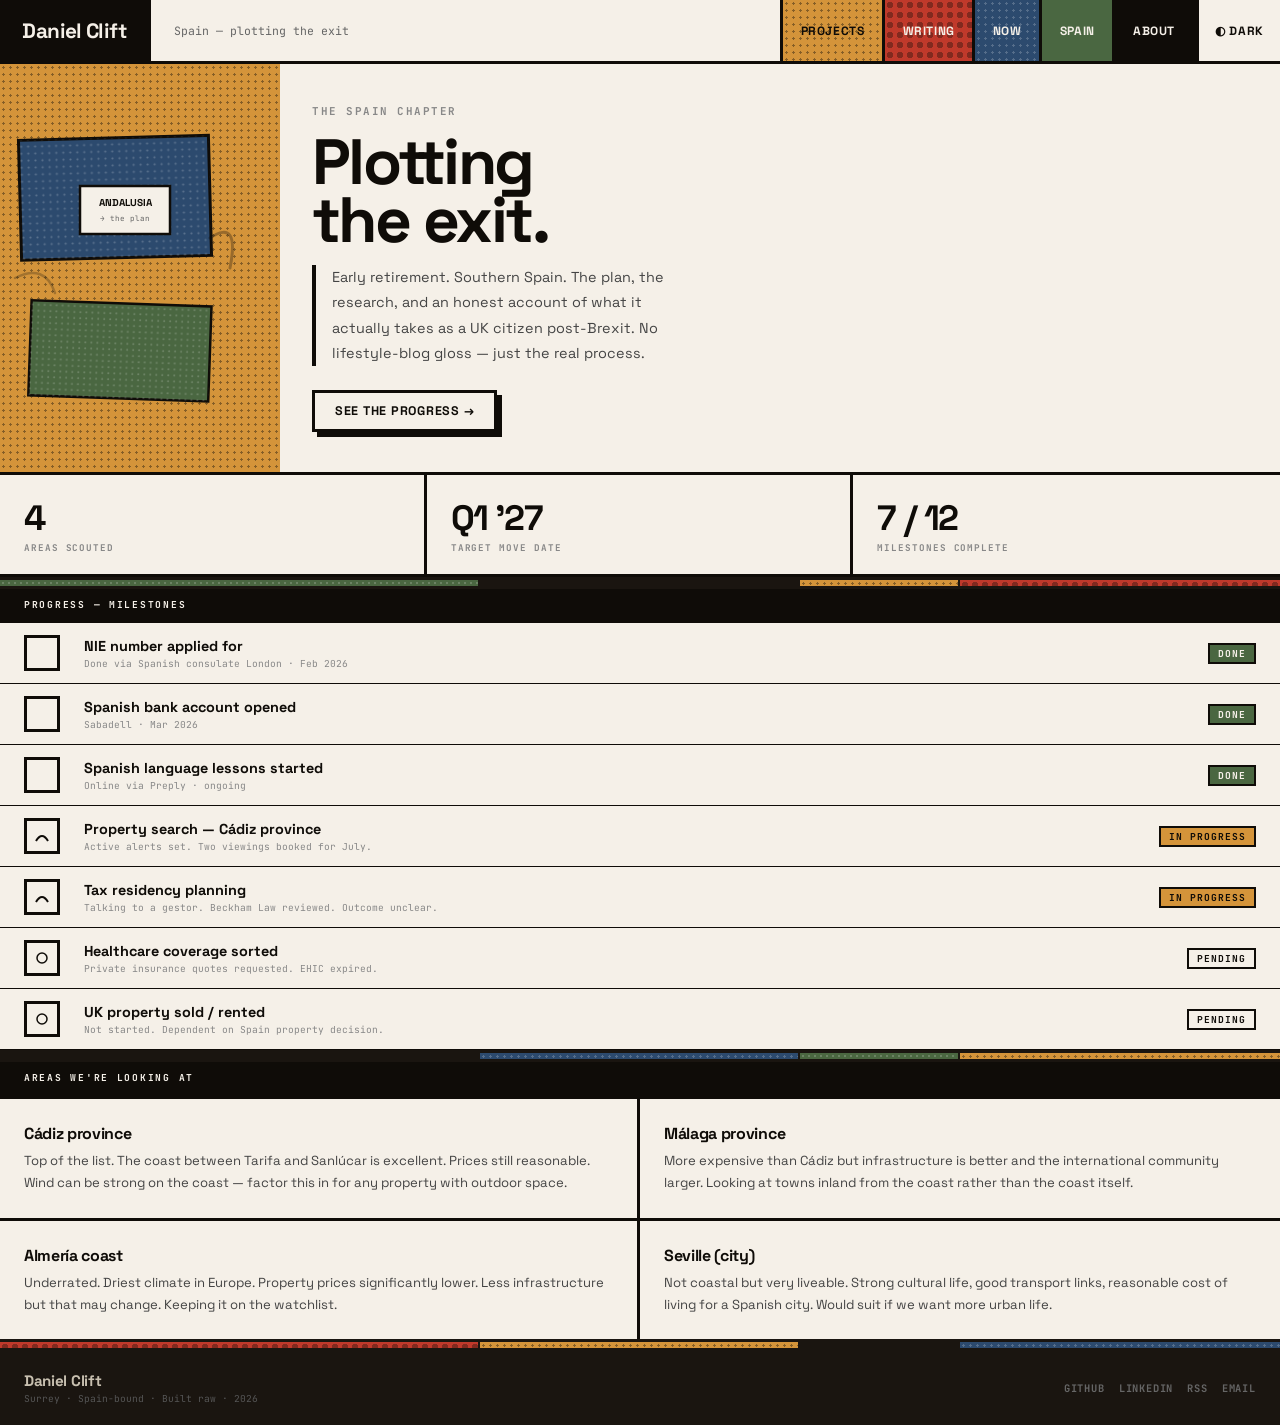
<file: page-spain.html>
<!DOCTYPE html>
<html lang="en">
<head>
<meta charset="UTF-8"><meta name="viewport" content="width=device-width,initial-scale=1">
<title>Spain — Daniel Clift</title>
<link href="https://fonts.googleapis.com/css2?family=Space+Grotesk:wght@400;700;900&family=JetBrains+Mono:wght@400;700&display=swap" rel="stylesheet">
<style>
*,*::before,*::after{box-sizing:border-box;margin:0;padding:0}
:root{--ink:#0f0c08;--ink2:#333;--ink3:#444;--ink4:#666;--ink5:#888;--bg:#f5f0e8;--bg2:#e8e0d0;--red:#c0392b;--ochre:#d4943a;--slate:#2c4a6e;--sage:#4a6741;--border:3px solid var(--ink);--shadow:5px 5px 0 var(--ink);--shadow-lg:8px 8px 0 var(--ink);--chrome:#1a1510;--chrome-t:#c8c0b0;}
.dark{--ink:#f5f0e8;--ink2:#ccc;--ink3:#bbb;--ink4:#999;--ink5:#777;--bg:#0f0c08;--bg2:#1a1510;--border:3px solid #f5f0e8;--shadow:5px 5px 0 #f5f0e8;--shadow-lg:8px 8px 0 #f5f0e8;--chrome:#000000;--chrome-t:#a09880;}
body{background:var(--bg);color:var(--ink);font-family:'Space Grotesk',sans-serif;transition:background 0.2s,color 0.2s;}
.mono{font-family:'JetBrains Mono',monospace;}
.bd-o{background-color:var(--ochre);background-image:radial-gradient(circle,rgba(15,12,8,0.4) 1.4px,transparent 1.4px);background-size:7px 7px;}
.bd-r{background-color:var(--red);background-image:radial-gradient(circle,rgba(15,12,8,0.35) 3px,transparent 3px);background-size:10px 10px;}
.bd-s{background-color:var(--slate);background-image:radial-gradient(circle,rgba(255,255,255,0.2) 1.3px,transparent 1.3px);background-size:7px 7px;}
.bd-g{background-color:var(--sage);background-image:radial-gradient(circle,rgba(255,255,255,0.18) 1.2px,transparent 1.2px);background-size:6px 6px;}
.bd-raw{background-color:var(--bg2);background-image:radial-gradient(circle,rgba(15,12,8,0.18) 1px,transparent 1px);background-size:5px 5px;}
.dark .bd-raw{background-image:radial-gradient(circle,rgba(245,240,232,0.18) 1px,transparent 1px);}
header{border-bottom:var(--border);display:grid;grid-template-columns:auto 1fr auto;align-items:stretch;min-height:64px;background:var(--bg);}
.h-name{font-size:1.3rem;font-weight:900;letter-spacing:-0.03em;padding:0 1.4rem;border-right:var(--border);display:flex;align-items:center;background:var(--ink);color:var(--bg);white-space:nowrap;}
.h-sub{display:flex;align-items:center;padding:0 1.4rem;font-size:0.72rem;color:var(--ink4);font-family:'JetBrains Mono',monospace;border-right:var(--border);}
nav{display:flex;}
nav a{display:flex;align-items:center;height:100%;padding:0 1.1rem;font-size:0.75rem;font-weight:700;letter-spacing:0.05em;text-transform:uppercase;text-decoration:none;color:var(--ink);border-right:var(--border);transition:opacity 0.15s;}
nav a:hover{opacity:0.7;}
nav a.n1{background-color:var(--ochre);background-image:radial-gradient(circle,rgba(15,12,8,0.4) 1.4px,transparent 1.4px);background-size:7px 7px;}
nav a.n2{background-color:var(--red);background-image:radial-gradient(circle,rgba(15,12,8,0.35) 3px,transparent 3px);background-size:10px 10px;color:#f5f0e8;}
nav a.n3{background-color:var(--slate);background-image:radial-gradient(circle,rgba(255,255,255,0.2) 1.3px,transparent 1.3px);background-size:7px 7px;color:#f5f0e8;}
nav a.n4{background:var(--sage);color:#f5f0e8;}
nav a.n5{background:var(--ink);color:var(--bg);}
.dm-btn{display:flex;align-items:center;height:100%;padding:0 1rem;font-size:0.75rem;font-weight:700;letter-spacing:0.06em;text-transform:uppercase;background:transparent;border:none;border-left:var(--border);color:var(--ink);cursor:pointer;font-family:'Space Grotesk',sans-serif;transition:background 0.15s,color 0.15s;}
.dm-btn:hover{background:var(--ink);color:var(--bg);}
.divider{display:grid;grid-template-columns:3fr 2fr 1fr 2fr;height:12px;border-top:3px solid var(--chrome);border-bottom:3px solid var(--chrome);}
.divider div{border-right:2px solid var(--chrome);}
.divider div:last-child{border-right:none;}
footer{display:flex;align-items:center;justify-content:space-between;flex-wrap:wrap;gap:1rem;padding:1.25rem 1.5rem;background:var(--chrome);}
.dark footer{background:#0f0c08;}
.f-name{font-size:0.95rem;font-weight:900;letter-spacing:-0.02em;color:var(--chrome-t);}
.f-meta{font-family:'JetBrains Mono',monospace;font-size:0.6rem;color:#555;margin-top:2px;}
.f-links{display:flex;gap:14px;}
.f-links a{font-family:'JetBrains Mono',monospace;font-size:0.65rem;font-weight:700;text-transform:uppercase;letter-spacing:0.08em;color:#666;text-decoration:none;transition:color 0.15s;}
.f-links a:hover{color:var(--ochre);}
.btn{font-size:0.78rem;font-weight:700;text-transform:uppercase;letter-spacing:0.06em;padding:10px 20px;border:var(--border);box-shadow:var(--shadow);cursor:pointer;text-decoration:none;display:inline-block;transition:transform 0.1s,box-shadow 0.1s;background:var(--bg);color:var(--ink);}
.btn:hover{transform:translate(-2px,-2px);box-shadow:var(--shadow-lg);}
.btn:active{transform:translate(4px,4px);box-shadow:1px 1px 0 var(--ink);}
.tag{display:inline-block;font-family:'JetBrains Mono',monospace;font-size:0.6rem;font-weight:700;text-transform:uppercase;letter-spacing:0.1em;padding:2px 8px;border:2px solid var(--ink);}
.tag-g{background:var(--sage);color:#f5f0e8;}
.tag-o{background:var(--ochre);color:var(--ink);}
.tag-ink{background:var(--ink);color:var(--bg);}
.sec-horiz{padding:9px 1.5rem;font-size:0.6rem;font-weight:700;letter-spacing:0.18em;text-transform:uppercase;color:var(--bg);background:var(--ink);border-bottom:var(--border);font-family:'JetBrains Mono',monospace;}
/* hero — flipped */
.hero{display:grid;grid-template-columns:280px 1fr;min-height:320px;border-bottom:var(--border);}
.hero-left{position:relative;overflow:hidden;}
.hero-right{padding:2.5rem 2rem;background:var(--bg);}
.hero-h1{font-size:clamp(2.5rem,5vw,4.5rem);font-weight:900;line-height:0.9;letter-spacing:-0.04em;margin-bottom:1rem;color:var(--ink);}
/* stats */
.stat-strip{display:grid;grid-template-columns:repeat(3,1fr);border-bottom:var(--border);}
.stat{border-right:var(--border);padding:1.25rem 1.5rem;background:var(--bg);}
.stat:last-child{border-right:none;}
.stat-num{font-size:2.2rem;font-weight:900;letter-spacing:-0.04em;color:var(--ink);}
.stat-label{font-family:'JetBrains Mono',monospace;font-size:0.58rem;font-weight:700;text-transform:uppercase;letter-spacing:0.1em;color:var(--ink5);margin-top:2px;}
/* milestones */
.milestone{display:grid;grid-template-columns:44px 1fr auto;align-items:center;gap:1rem;padding:12px 1.5rem;border-bottom:1.5px solid var(--ink);background:var(--bg);transition:background 0.1s;}
.milestone:hover{background:var(--bg2);}
.milestone:last-child{border-bottom:none;}
.ms-mark{width:36px;height:36px;border:var(--border);display:flex;align-items:center;justify-content:center;flex-shrink:0;background:var(--bg);}
.ms-title{font-size:0.9rem;font-weight:700;color:var(--ink);}
.ms-note{font-family:'JetBrains Mono',monospace;font-size:0.6rem;color:var(--ink5);margin-top:2px;}
/* areas grid */
.areas-grid{display:grid;grid-template-columns:1fr 1fr;border-top:var(--border);}
.area-cell{border-right:var(--border);border-bottom:var(--border);padding:1.5rem;background:var(--bg);}
.area-cell:nth-child(2n){border-right:none;}
.area-cell:nth-last-child(-n+2){border-bottom:none;}
.area-cell h3{font-size:1rem;font-weight:900;letter-spacing:-0.02em;margin-bottom:0.4rem;color:var(--ink);}
.area-cell p{font-size:0.82rem;line-height:1.65;color:var(--ink3);}
/* == responsive == */
html{background:#f5f0e8;}
html.dark{background:#0f0c08;}
body{max-width:1440px;margin:0 auto;}
@media(max-width:960px){header{grid-template-columns:auto 1fr;}.h-sub{display:none;}}
@media(max-width:768px){
  .hero{grid-template-columns:1fr;}
  .hero-left{display:none;}
  .stat-strip{grid-template-columns:1fr;}
  .stat{border-right:none;border-bottom:var(--border);}
  .stat:last-child{border-bottom:none;}
}
@media(max-width:640px){
  header{display:flex;flex-wrap:wrap;}
  .h-name{flex:0 0 100%;border-right:none;border-bottom:var(--border);padding:1rem 1.4rem;}
  nav{flex:0 0 100%;overflow-x:auto;scrollbar-width:none;-webkit-overflow-scrolling:touch;}
  nav::-webkit-scrollbar{display:none;}
  nav a{height:44px;white-space:nowrap;flex-shrink:0;}
  .dm-btn{flex-shrink:0;}
  .hero-h1{font-size:clamp(2rem,8vw,3rem);}
  .areas-grid{grid-template-columns:1fr;}
  .area-cell{border-right:none;}
  .area-cell:nth-last-child(-n+2){border-bottom:var(--border);}
  .area-cell:last-child{border-bottom:none;}
  .milestone{padding:12px 1rem;gap:0.75rem;}
}
</style>
</head>
<body>
<header>
  <div class="h-name">Daniel Clift</div>
  <div class="h-sub">Spain — plotting the exit</div>
  <nav>
    <a href="index.html" class="n1">Projects</a>
    <a href="writing.html" class="n2">Writing</a>
    <a href="now.html" class="n3">Now</a>
    <a href="spain.html" class="n4">Spain</a>
    <a href="about.html" class="n5">About</a>
    <button class="dm-btn" id="dmb" onclick="toggleDark()">&#9680; Dark</button>
  </nav>
</header>

<section class="hero">
  <div class="hero-left">
    <div class="bd-o" style="position:absolute;inset:0;"></div>
    <svg viewBox="0 0 280 320" xmlns="http://www.w3.org/2000/svg" style="position:absolute;inset:0;width:100%;height:100%;">
      <defs>
        <pattern id="ps" x="0" y="0" width="7" height="7" patternUnits="userSpaceOnUse"><circle cx="1.5" cy="1.5" r="1.1" fill="rgba(255,255,255,0.22)"/></pattern>
        <pattern id="pg" x="0" y="0" width="6" height="6" patternUnits="userSpaceOnUse"><circle cx="1.2" cy="1.2" r="1" fill="rgba(255,255,255,0.2)"/></pattern>
      </defs>
      <g transform="rotate(-1.5 110 90)"><rect x="20" y="30" width="190" height="120" fill="#2c4a6e" stroke="#0f0c08" stroke-width="3"/><rect x="20" y="30" width="190" height="120" fill="url(#ps)"/></g>
      <g transform="rotate(2 110 240)"><rect x="30" y="195" width="180" height="95" fill="#4a6741" stroke="#0f0c08" stroke-width="2.5"/><rect x="30" y="195" width="180" height="95" fill="url(#pg)"/></g>
      <path d="M210 130 Q240 110 230 160" fill="none" stroke="#0f0c08" stroke-width="3" stroke-linecap="round" opacity="0.3"/>
      <path d="M15 170 Q45 155 55 185" fill="none" stroke="#0f0c08" stroke-width="2.5" stroke-linecap="round" opacity="0.25"/>
      <rect x="80" y="78" width="90" height="48" fill="#f5f0e8" stroke="#0f0c08" stroke-width="2.5"/>
      <text x="125" y="98" font-family="'Space Grotesk',sans-serif" font-size="10" font-weight="900" fill="#0f0c08" text-anchor="middle">ANDALUSIA</text>
      <text x="125" y="113" font-family="'JetBrains Mono',monospace" font-size="7.5" fill="#666" text-anchor="middle">→ the plan</text>
    </svg>
  </div>
  <div class="hero-right">
    <p style="font-family:'JetBrains Mono',monospace;font-size:0.68rem;font-weight:700;letter-spacing:0.14em;text-transform:uppercase;color:var(--ink5);margin-bottom:1rem;">The Spain chapter</p>
    <h1 class="hero-h1">Plotting<br>the exit.</h1>
    <p style="font-size:0.9rem;line-height:1.75;color:var(--ink3);max-width:380px;margin:1rem 0 1.5rem;border-left:4px solid var(--ink);padding-left:1rem;">Early retirement. Southern Spain. The plan, the research, and an honest account of what it actually takes as a UK citizen post-Brexit. No lifestyle-blog gloss — just the real process.</p>
    <a href="#milestones" class="btn btn-fill">See the progress →</a>
  </div>
</section>

<div class="stat-strip">
  <div class="stat"><div class="stat-num">4</div><div class="stat-label">Areas scouted</div></div>
  <div class="stat"><div class="stat-num">Q1 '27</div><div class="stat-label">Target move date</div></div>
  <div class="stat"><div class="stat-num">7 / 12</div><div class="stat-label">Milestones complete</div></div>
</div>

<div class="divider"><div class="bd-g"></div><div style="background:var(--chrome);"></div><div class="bd-o"></div><div class="bd-r"></div></div>

<div class="sec-horiz" id="milestones">Progress — milestones</div>
<div class="milestone">
  <div class="ms-mark bd-g"><svg width="16" height="16" viewBox="0 0 16 16"><circle cx="8" cy="8" r="6" fill="#f5f0e8"/></svg></div>
  <div><div class="ms-title">NIE number applied for</div><div class="ms-note">Done via Spanish consulate London · Feb 2026</div></div>
  <span class="tag tag-g">Done</span>
</div>
<div class="milestone">
  <div class="ms-mark bd-g"><svg width="16" height="16" viewBox="0 0 16 16"><circle cx="8" cy="8" r="6" fill="#f5f0e8"/></svg></div>
  <div><div class="ms-title">Spanish bank account opened</div><div class="ms-note">Sabadell · Mar 2026</div></div>
  <span class="tag tag-g">Done</span>
</div>
<div class="milestone">
  <div class="ms-mark bd-g"><svg width="16" height="16" viewBox="0 0 16 16"><circle cx="8" cy="8" r="6" fill="#f5f0e8"/></svg></div>
  <div><div class="ms-title">Spanish language lessons started</div><div class="ms-note">Online via Preply · ongoing</div></div>
  <span class="tag tag-g">Done</span>
</div>
<div class="milestone">
  <div class="ms-mark bd-o"><svg width="16" height="16" viewBox="0 0 16 16"><path d="M2 13 Q8 3 14 13" fill="none" stroke="#0f0c08" stroke-width="2"/></svg></div>
  <div><div class="ms-title">Property search — Cádiz province</div><div class="ms-note">Active alerts set. Two viewings booked for July.</div></div>
  <span class="tag tag-o">In progress</span>
</div>
<div class="milestone">
  <div class="ms-mark bd-o"><svg width="16" height="16" viewBox="0 0 16 16"><path d="M2 13 Q8 3 14 13" fill="none" stroke="#0f0c08" stroke-width="2"/></svg></div>
  <div><div class="ms-title">Tax residency planning</div><div class="ms-note">Talking to a gestor. Beckham Law reviewed. Outcome unclear.</div></div>
  <span class="tag tag-o">In progress</span>
</div>
<div class="milestone">
  <div class="ms-mark bd-raw"><svg width="16" height="16" viewBox="0 0 16 16"><circle cx="8" cy="8" r="5" fill="none" stroke="#0f0c08" stroke-width="1.5"/></svg></div>
  <div><div class="ms-title">Healthcare coverage sorted</div><div class="ms-note">Private insurance quotes requested. EHIC expired.</div></div>
  <span class="tag">Pending</span>
</div>
<div class="milestone">
  <div class="ms-mark bd-raw"><svg width="16" height="16" viewBox="0 0 16 16"><circle cx="8" cy="8" r="5" fill="none" stroke="#0f0c08" stroke-width="1.5"/></svg></div>
  <div><div class="ms-title">UK property sold / rented</div><div class="ms-note">Not started. Dependent on Spain property decision.</div></div>
  <span class="tag">Pending</span>
</div>

<div class="divider"><div style="background:var(--chrome);"></div><div class="bd-s"></div><div class="bd-g"></div><div class="bd-o"></div></div>
<div class="sec-horiz">Areas we're looking at</div>
<div class="areas-grid">
  <div class="area-cell"><h3>Cádiz province</h3><p>Top of the list. The coast between Tarifa and Sanlúcar is excellent. Prices still reasonable. Wind can be strong on the coast — factor this in for any property with outdoor space.</p></div>
  <div class="area-cell"><h3>Málaga province</h3><p>More expensive than Cádiz but infrastructure is better and the international community larger. Looking at towns inland from the coast rather than the coast itself.</p></div>
  <div class="area-cell"><h3>Almería coast</h3><p>Underrated. Driest climate in Europe. Property prices significantly lower. Less infrastructure but that may change. Keeping it on the watchlist.</p></div>
  <div class="area-cell"><h3>Seville (city)</h3><p>Not coastal but very liveable. Strong cultural life, good transport links, reasonable cost of living for a Spanish city. Would suit if we want more urban life.</p></div>
</div>

<div class="divider"><div class="bd-r"></div><div class="bd-o"></div><div style="background:var(--chrome);"></div><div class="bd-s"></div></div>
<footer>
  <div><div class="f-name">Daniel Clift</div><div class="f-meta">Surrey · Spain-bound · Built raw · 2026</div></div>
  <div class="f-links"><a href="#">GitHub</a><a href="#">LinkedIn</a><a href="#">RSS</a><a href="#">Email</a></div>
</footer>
<script>function toggleDark(){const d=document.body.classList.toggle('dark');document.documentElement.classList.toggle('dark',d);document.getElementById('dmb').textContent=d?'◑ Light':'◐ Dark';}</script>
</body>
</html>
</file>
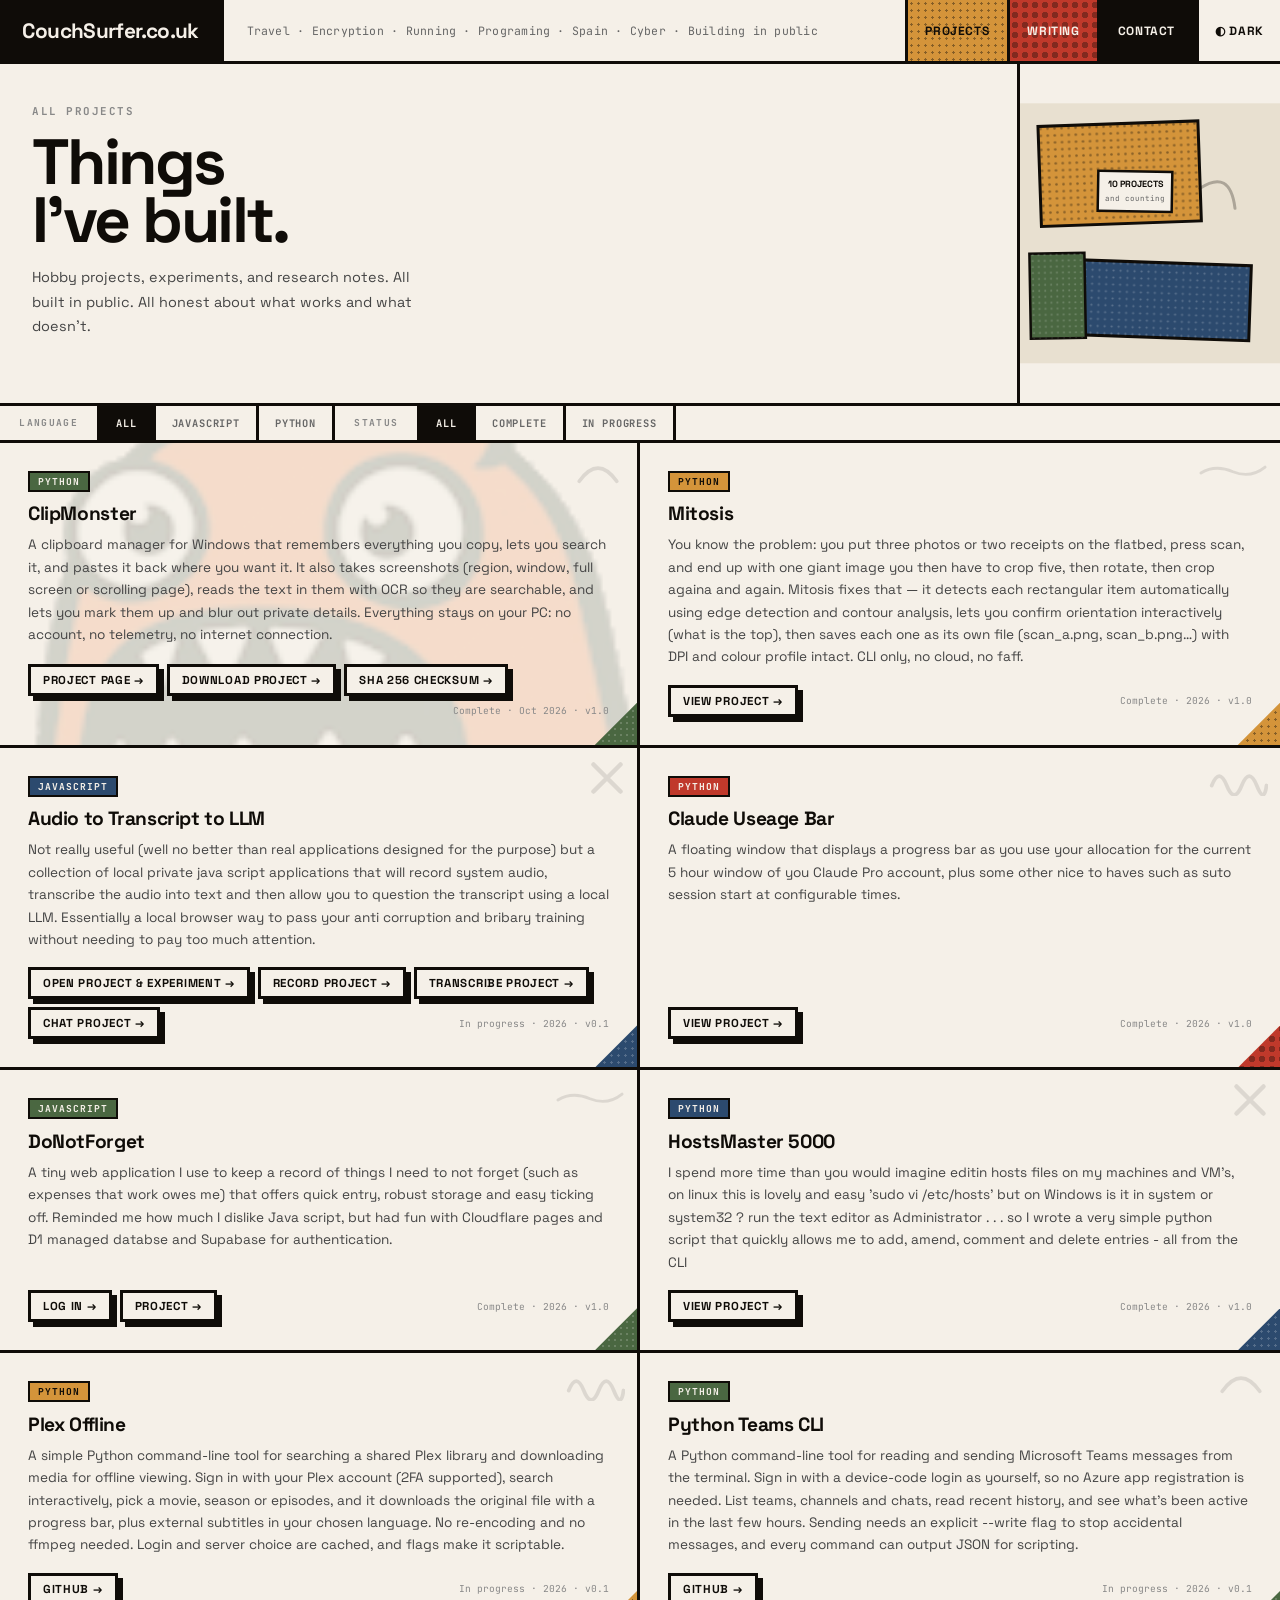
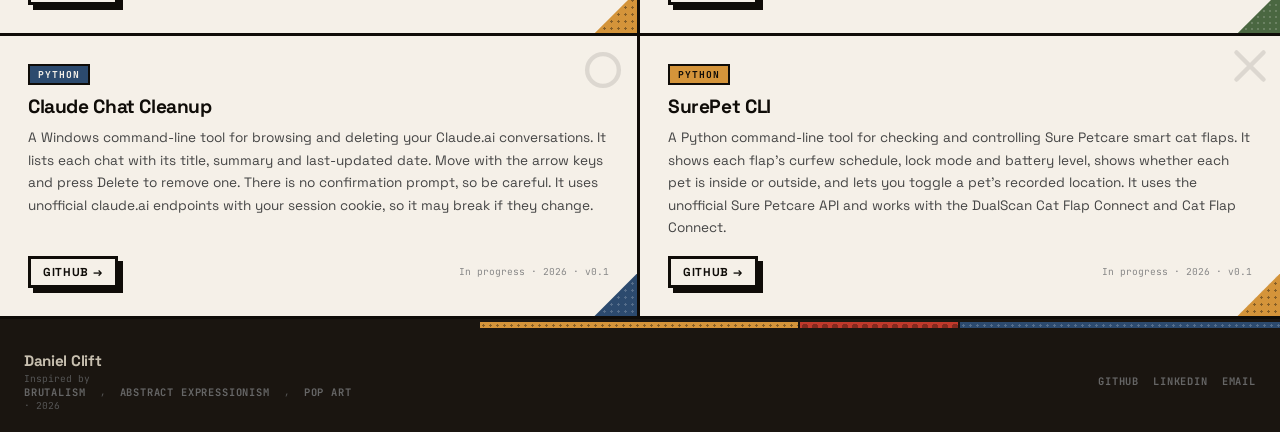
<file: projects.html>
<!DOCTYPE html>
<html lang="en">
<head>
<meta charset="UTF-8"><meta name="viewport" content="width=device-width,initial-scale=1">
<title>Projects — Daniel Clift</title>
<link href="https://fonts.googleapis.com/css2?family=Space+Grotesk:wght@400;700;900&family=JetBrains+Mono:wght@400;700&display=swap" rel="stylesheet">
<style>
*,*::before,*::after{box-sizing:border-box;margin:0;padding:0}
:root{--ink:#0f0c08;--ink2:#333;--ink3:#444;--ink4:#666;--ink5:#888;--bg:#f5f0e8;--bg2:#e8e0d0;--red:#c0392b;--ochre:#d4943a;--slate:#2c4a6e;--sage:#4a6741;--border:3px solid var(--ink);--shadow:5px 5px 0 var(--ink);--shadow-lg:8px 8px 0 var(--ink);--chrome:#1a1510;--chrome-t:#c8c0b0;}
.dark{--ink:#f5f0e8;--ink2:#ccc;--ink3:#bbb;--ink4:#999;--ink5:#777;--bg:#0f0c08;--bg2:#1a1510;--border:3px solid #f5f0e8;--shadow:5px 5px 0 #f5f0e8;--shadow-lg:8px 8px 0 #f5f0e8;--chrome:#000000;--chrome-t:#a09880;}
body{background:var(--bg);color:var(--ink);font-family:'Space Grotesk',sans-serif;transition:background 0.2s,color 0.2s;}
.mono{font-family:'JetBrains Mono',monospace;}
.bd-o{background-color:var(--ochre);background-image:radial-gradient(circle,rgba(15,12,8,0.4) 1.4px,transparent 1.4px);background-size:7px 7px;}
.bd-r{background-color:var(--red);background-image:radial-gradient(circle,rgba(15,12,8,0.35) 3px,transparent 3px);background-size:10px 10px;}
.bd-s{background-color:var(--slate);background-image:radial-gradient(circle,rgba(255,255,255,0.2) 1.3px,transparent 1.3px);background-size:7px 7px;}
.bd-g{background-color:var(--sage);background-image:radial-gradient(circle,rgba(255,255,255,0.18) 1.2px,transparent 1.2px);background-size:6px 6px;}
.bd-raw{background-color:var(--bg2);background-image:radial-gradient(circle,rgba(15,12,8,0.18) 1px,transparent 1px);background-size:5px 5px;}
.dark .bd-raw{background-image:radial-gradient(circle,rgba(245,240,232,0.18) 1px,transparent 1px);}
header{border-bottom:var(--border);display:grid;grid-template-columns:auto 1fr auto;align-items:stretch;min-height:64px;background:var(--bg);}
.h-name{font-size:1.3rem;font-weight:900;letter-spacing:-0.03em;padding:0 1.4rem;border-right:var(--border);display:flex;align-items:center;background:var(--ink);color:var(--bg);white-space:nowrap;}
.h-sub{display:flex;align-items:center;padding:0 1.4rem;font-size:0.72rem;color:var(--ink4);font-family:'JetBrains Mono',monospace;letter-spacing:0.02em;border-right:var(--border);}
nav{display:flex;}
nav a{display:flex;align-items:center;height:100%;padding:0 1.1rem;font-size:0.75rem;font-weight:700;letter-spacing:0.05em;text-transform:uppercase;text-decoration:none;color:var(--ink);border-right:var(--border);transition:opacity 0.15s;}
nav a:hover{opacity:0.7;}
nav a.n1{background-color:var(--ochre);background-image:radial-gradient(circle,rgba(15,12,8,0.4) 1.4px,transparent 1.4px);background-size:7px 7px;}
nav a.n2{background-color:var(--red);background-image:radial-gradient(circle,rgba(15,12,8,0.35) 3px,transparent 3px);background-size:10px 10px;color:#f5f0e8;}
nav a.n3{background-color:var(--slate);background-image:radial-gradient(circle,rgba(255,255,255,0.2) 1.3px,transparent 1.3px);background-size:7px 7px;color:#f5f0e8;}
nav a.n4{background:var(--sage);color:#f5f0e8;}
nav a.n5{background:var(--ink);color:var(--bg);}
.dm-btn{display:flex;align-items:center;height:100%;padding:0 1rem;font-size:0.75rem;font-weight:700;letter-spacing:0.06em;text-transform:uppercase;background:transparent;border:none;border-left:var(--border);color:var(--ink);cursor:pointer;font-family:'Space Grotesk',sans-serif;transition:background 0.15s,color 0.15s;}
.dm-btn:hover{background:var(--ink);color:var(--bg);}
.divider{display:grid;grid-template-columns:3fr 2fr 1fr 2fr;height:12px;border-top:3px solid var(--chrome);border-bottom:3px solid var(--chrome);}
.divider div{border-right:2px solid var(--chrome);}
.divider div:last-child{border-right:none;}
footer{display:flex;align-items:center;justify-content:space-between;flex-wrap:wrap;gap:1rem;padding:1.25rem 1.5rem;background:var(--chrome);}
.dark footer{background:#0f0c08;}
.f-name{font-size:0.95rem;font-weight:900;letter-spacing:-0.02em;color:var(--chrome-t);}
.f-meta{font-family:'JetBrains Mono',monospace;font-size:0.6rem;color:#555;margin-top:2px;}
.f-links{display:flex;gap:14px;}
.f-links a{font-family:'JetBrains Mono',monospace;font-size:0.65rem;font-weight:700;text-transform:uppercase;letter-spacing:0.08em;color:#666;text-decoration:none;transition:color 0.15s;}
.f-links a:hover{color:var(--ochre);}
.btn{font-size:0.78rem;font-weight:700;text-transform:uppercase;letter-spacing:0.06em;padding:9px 18px;border:var(--border);box-shadow:var(--shadow);cursor:pointer;text-decoration:none;display:inline-block;transition:transform 0.1s,box-shadow 0.1s;background:var(--bg);color:var(--ink);}
.btn:hover{transform:translate(-2px,-2px);box-shadow:var(--shadow-lg);}
.btn:active{transform:translate(4px,4px);box-shadow:1px 1px 0 var(--ink);}
.tag{display:inline-block;font-family:'JetBrains Mono',monospace;font-size:0.6rem;font-weight:700;text-transform:uppercase;letter-spacing:0.1em;padding:2px 8px;border:2px solid var(--ink);}
.tag-o{background:var(--ochre);color:var(--ink);}
.tag-s{background:var(--slate);color:#f5f0e8;}
.tag-g{background:var(--sage);color:#f5f0e8;}
.tag-r{background:var(--red);color:#f5f0e8;}
.tag-ink{background:var(--ink);color:var(--bg);}
.eyebrow{font-family:'JetBrains Mono',monospace;font-size:0.68rem;font-weight:700;letter-spacing:0.14em;text-transform:uppercase;color:var(--ink5);margin-bottom:1rem;}
/* hero */
.hero{display:grid;grid-template-columns:1fr 260px;border-bottom:var(--border);min-height:260px;}
.hero-left{padding:2.5rem 2rem;border-right:var(--border);background:var(--bg);}
.hero-h1{font-size:clamp(2.5rem,5vw,4.5rem);font-weight:900;line-height:0.9;letter-spacing:-0.04em;margin-bottom:1rem;color:var(--ink);}
.hero-right{position:relative;overflow:hidden;}
/* == responsive == */
html{background:#f5f0e8;}
html.dark{background:#0f0c08;}
body{max-width:1440px;margin:0 auto;}
@media(max-width:960px){header{grid-template-columns:auto 1fr;}.h-sub{display:none;}}
@media(max-width:768px){
  .hero{grid-template-columns:1fr;min-height:0;}
  .hero-right{display:none;}
}
@media(max-width:640px){
  header{display:flex;flex-wrap:wrap;}
  .h-name{flex:0 0 100%;border-right:none;border-bottom:var(--border);padding:1rem 1.4rem;}
  nav{flex:0 0 100%;overflow-x:auto;scrollbar-width:none;-webkit-overflow-scrolling:touch;}
  nav::-webkit-scrollbar{display:none;}
  nav a{height:44px;white-space:nowrap;flex-shrink:0;}
  .dm-btn{flex-shrink:0;}
}
</style>
<link rel="stylesheet" href="projects.css?v=2">
</head>
<body>
<header>
  <div class="h-name"><a href="index.html" style="color:inherit;text-decoration:none;">CouchSurfer.co.uk</a></div>
  <div class="h-sub">Travel · Encryption · Running · Programing · Spain · Cyber · Building in public</div>
  <nav>
    <a href="projects.html" class="n1">Projects</a>
    <a href="writing.html" class="n2">Writing</a>
    <!-- <a href="spain.html" class="n4">Spain</a> -->
    <a href="about.html" class="n5">Contact</a>
    <button class="dm-btn" id="dmb" onclick="toggleDark()">&#9680; Dark</button>
  </nav>
</header>

<section class="hero">
  <div class="hero-left">
    <p class="eyebrow">All projects</p>
    <h1 class="hero-h1">Things<br>I've built.</h1>
    <p style="font-size:0.9rem;line-height:1.7;color:var(--ink3);max-width:380px;margin-bottom:1.5rem;">Hobby projects, experiments, and research notes. All built in public. All honest about what works and what doesn't.</p>
    <!--
    <div style="display:flex;gap:6px;flex-wrap:wrap;">
      <span class="tag tag-o">Python</span>
      <span class="tag tag-s">iOS</span>
      <span class="tag tag-ink">AI / Agents</span>
      <span class="tag tag-g">Research</span>
    </div>
    -->
  </div>
  <div class="hero-right">
    <svg viewBox="0 0 260 260" xmlns="http://www.w3.org/2000/svg" style="width:100%;height:100%;display:block;">
      <defs>
        <pattern id="po" x="0" y="0" width="7" height="7" patternUnits="userSpaceOnUse"><circle cx="1.5" cy="1.5" r="1.3" fill="rgba(15,12,8,0.38)"/></pattern>
        <pattern id="ps" x="0" y="0" width="7" height="7" patternUnits="userSpaceOnUse"><circle cx="1.5" cy="1.5" r="1.1" fill="rgba(255,255,255,0.22)"/></pattern>
        <pattern id="pg" x="0" y="0" width="6" height="6" patternUnits="userSpaceOnUse"><circle cx="1.2" cy="1.2" r="1" fill="rgba(255,255,255,0.2)"/></pattern>
      </defs>
      <rect width="260" height="260" fill="#e8e0d0"/>
      <g transform="rotate(-2 110 80)"><rect x="20" y="20" width="160" height="100" fill="#d4943a" stroke="#0f0c08" stroke-width="3"/><rect x="20" y="20" width="160" height="100" fill="url(#po)"/></g>
      <g transform="rotate(2 160 200)"><rect x="60" y="160" width="170" height="75" fill="#2c4a6e" stroke="#0f0c08" stroke-width="3"/><rect x="60" y="160" width="170" height="75" fill="url(#ps)"/></g>
      <g transform="rotate(-1 40 185)"><rect x="10" y="150" width="55" height="85" fill="#4a6741" stroke="#0f0c08" stroke-width="2.5"/><rect x="10" y="150" width="55" height="85" fill="url(#pg)"/></g>
      <path d="M180 85 Q210 65 215 105" fill="none" stroke="#0f0c08" stroke-width="3" stroke-linecap="round" opacity="0.28"/>
      <rect x="78" y="68" width="74" height="40" fill="#f5f0e8" stroke="#0f0c08" stroke-width="2.5" transform="rotate(1 115 88)"/>
      <text id="proj-count" x="115" y="84" font-family="'Space Grotesk',sans-serif" font-size="9" font-weight="900" fill="#0f0c08" text-anchor="middle">PROJECTS</text>
      <text x="115" y="98" font-family="'JetBrains Mono',monospace" font-size="7.5" fill="#666" text-anchor="middle">and counting</text>
    </svg>
  </div>
</section>

<div class="filter-bar" id="filter-bar" role="group" aria-label="Filter projects"></div>

<div class="proj-grid" id="grid" data-mode="all" aria-live="polite"><p class="proj-empty">Loading projects…</p></div>

<div class="divider"><div style="background:var(--chrome);"></div><div class="bd-o"></div><div class="bd-r"></div><div class="bd-s"></div></div>
<footer>
  <div>
    <div class="f-name">Daniel Clift</div>
    <div class="f-meta">Inspired by <span class="f-links"><a href="https://en.wikipedia.org/wiki/Brutalist_architecture">Brutalism</a>, <a href="https://en.wikipedia.org/wiki/Abstract_expressionism">Abstract expressionism</a>, <a href="https://en.wikipedia.org/wiki/Pop_art">Pop art</a></span> · 2026</div>
  </div>
  <div class="f-links"><a href="https://github.com/moomindc?tab=repositories">GitHub</a><a href="https://www.linkedin.com/in/danielclift/">LinkedIn</a><a href="mailto:dan@couchsurfer.co.uk">Email</a></div>
</footer>
<script src="projects.js?v=3"></script>
<script>function toggleDark(){const d=document.body.classList.toggle('dark');document.documentElement.classList.toggle('dark',d);document.getElementById('dmb').textContent=d?'◑ Light':'◐ Dark';}
</script>
</body>
</html>
</file>
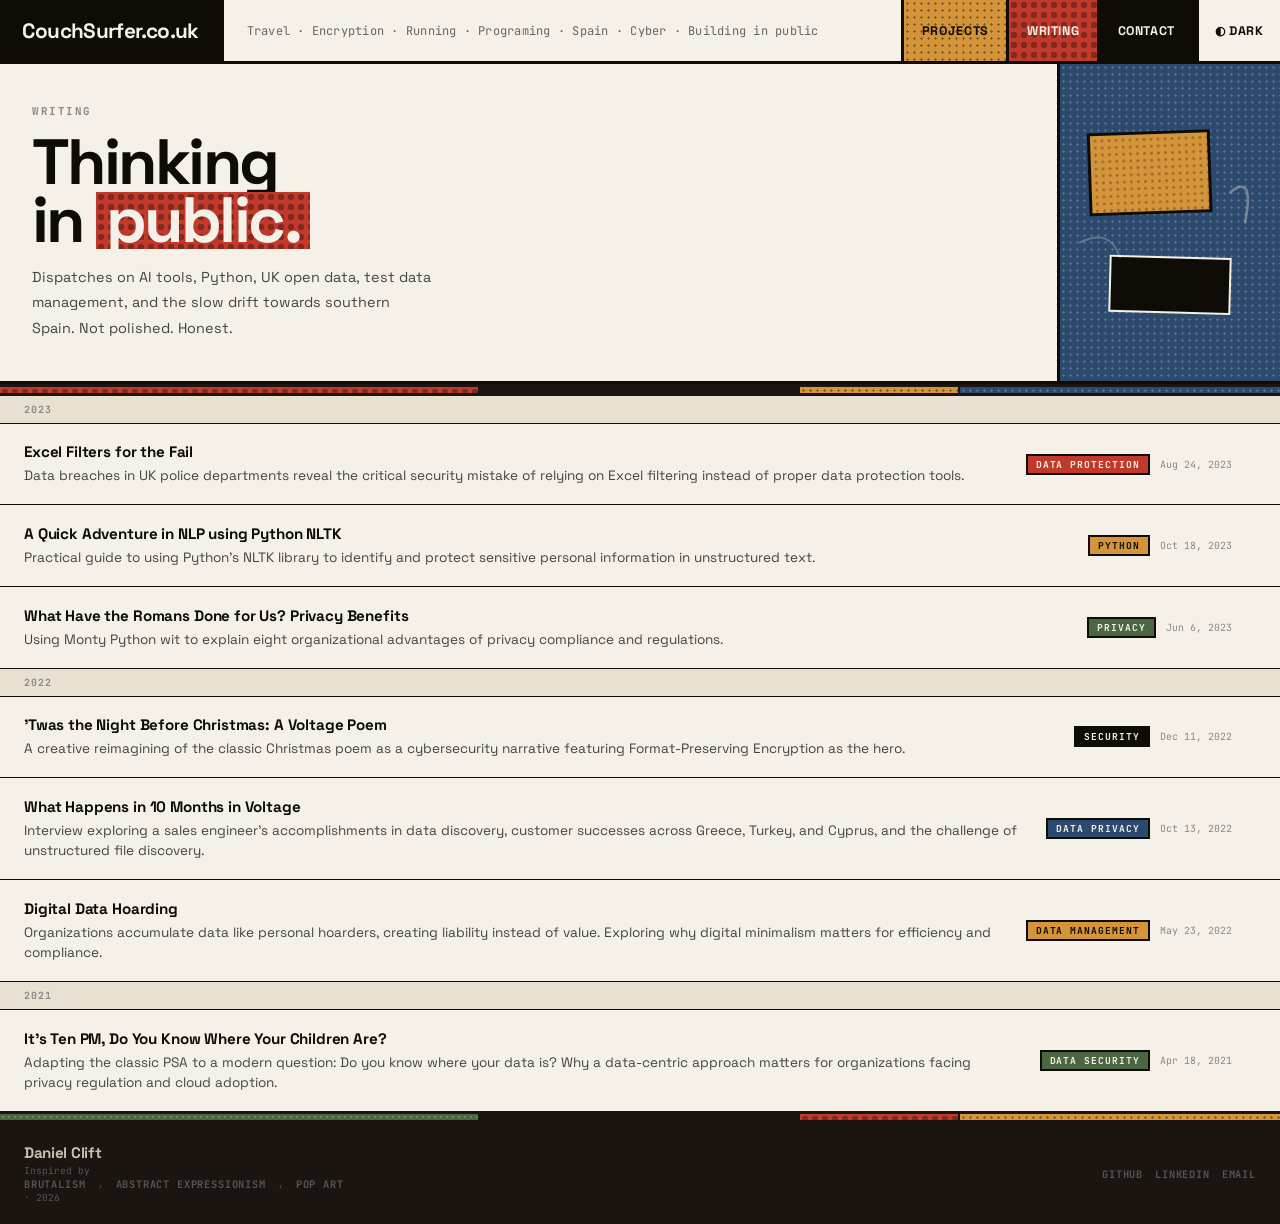
<file: writing.html>
<!DOCTYPE html>
<html lang="en">
<head>
<meta charset="UTF-8"><meta name="viewport" content="width=device-width,initial-scale=1">
<title>Writing — Daniel Clift</title>
<link href="https://fonts.googleapis.com/css2?family=Space+Grotesk:wght@400;700;900&family=JetBrains+Mono:wght@400;700&display=swap" rel="stylesheet">
<style>
*,*::before,*::after{box-sizing:border-box;margin:0;padding:0}
:root{--ink:#0f0c08;--ink2:#333;--ink3:#444;--ink4:#666;--ink5:#888;--bg:#f5f0e8;--bg2:#e8e0d0;--red:#c0392b;--ochre:#d4943a;--slate:#2c4a6e;--sage:#4a6741;--border:3px solid var(--ink);--shadow:5px 5px 0 var(--ink);--shadow-lg:8px 8px 0 var(--ink);--chrome:#1a1510;--chrome-t:#c8c0b0;}
.dark{--ink:#f5f0e8;--ink2:#ccc;--ink3:#bbb;--ink4:#999;--ink5:#777;--bg:#0f0c08;--bg2:#1a1510;--border:3px solid #f5f0e8;--shadow:5px 5px 0 #f5f0e8;--shadow-lg:8px 8px 0 #f5f0e8;--chrome:#000000;--chrome-t:#a09880;}
body{background:var(--bg);color:var(--ink);font-family:'Space Grotesk',sans-serif;transition:background 0.2s,color 0.2s;}
.mono{font-family:'JetBrains Mono',monospace;}
.bd-o{background-color:var(--ochre);background-image:radial-gradient(circle,rgba(15,12,8,0.4) 1.4px,transparent 1.4px);background-size:7px 7px;}
.bd-r{background-color:var(--red);background-image:radial-gradient(circle,rgba(15,12,8,0.35) 3px,transparent 3px);background-size:10px 10px;}
.bd-s{background-color:var(--slate);background-image:radial-gradient(circle,rgba(255,255,255,0.2) 1.3px,transparent 1.3px);background-size:7px 7px;}
.bd-g{background-color:var(--sage);background-image:radial-gradient(circle,rgba(255,255,255,0.18) 1.2px,transparent 1.2px);background-size:6px 6px;}
.bd-raw{background-color:var(--bg2);background-image:radial-gradient(circle,rgba(15,12,8,0.18) 1px,transparent 1px);background-size:5px 5px;}
.dark .bd-raw{background-image:radial-gradient(circle,rgba(245,240,232,0.18) 1px,transparent 1px);}
header{border-bottom:var(--border);display:grid;grid-template-columns:auto 1fr auto;align-items:stretch;min-height:64px;background:var(--bg);}
.h-name{font-size:1.3rem;font-weight:900;letter-spacing:-0.03em;padding:0 1.4rem;border-right:var(--border);display:flex;align-items:center;background:var(--ink);color:var(--bg);}
.h-sub{display:flex;align-items:center;padding:0 1.4rem;font-size:0.75rem;color:var(--ink4);font-family:'JetBrains Mono',monospace;letter-spacing:0.02em;border-right:var(--border);}
nav{display:flex;}
nav a{display:flex;align-items:center;height:100%;padding:0 1.1rem;font-size:0.78rem;font-weight:700;letter-spacing:0.05em;text-transform:uppercase;text-decoration:none;color:var(--ink);border-right:var(--border);transition:opacity 0.1s;}
nav a:hover{opacity:0.72;}
nav a.n1{background-color:var(--ochre);background-image:radial-gradient(circle,rgba(15,12,8,0.4) 1.4px,transparent 1.4px);background-size:7px 7px;}
nav a.n2{background-color:var(--red);background-image:radial-gradient(circle,rgba(15,12,8,0.35) 3px,transparent 3px);background-size:10px 10px;color:#f5f0e8;}
nav a.n3{background-color:var(--slate);background-image:radial-gradient(circle,rgba(255,255,255,0.2) 1.3px,transparent 1.3px);background-size:7px 7px;color:#f5f0e8;}
nav a.n4{background:var(--sage);color:#f5f0e8;}
nav a.n5{background:var(--ink);color:var(--bg);}
.dm-btn{display:flex;align-items:center;height:100%;padding:0 1rem;font-size:0.78rem;font-weight:700;letter-spacing:0.06em;text-transform:uppercase;background:transparent;border:none;border-left:var(--border);color:var(--ink);cursor:pointer;font-family:'Space Grotesk',sans-serif;transition:background 0.1s,color 0.1s;}
.dm-btn:hover{background:var(--ink);color:var(--bg);}
.divider{display:grid;grid-template-columns:3fr 2fr 1fr 2fr;height:12px;border-top:3px solid var(--chrome);border-bottom:3px solid var(--chrome);}
.divider div{border-right:2px solid var(--chrome);}
.divider div:last-child{border-right:none;}
footer{display:flex;align-items:center;justify-content:space-between;flex-wrap:wrap;gap:1rem;padding:1.25rem 1.5rem;background:var(--chrome);}
.dark footer{background:#0f0c08;}
.f-name{font-size:0.95rem;font-weight:900;letter-spacing:-0.02em;color:var(--chrome-t);}
.f-meta{font-family:'JetBrains Mono',monospace;font-size:0.6rem;color:#555;margin-top:2px;}
.f-links{display:flex;gap:12px;}
.f-links a{font-family:'JetBrains Mono',monospace;font-size:0.65rem;font-weight:700;text-transform:uppercase;letter-spacing:0.08em;color:#555;text-decoration:none;}
.f-links a:hover{color:var(--ochre);}
.tag{display:inline-block;font-family:'JetBrains Mono',monospace;font-size:0.6rem;font-weight:700;text-transform:uppercase;letter-spacing:0.1em;padding:2px 8px;border:2px solid var(--ink);}
.tag-o{background:var(--ochre);color:var(--ink);}
.tag-s{background:var(--slate);color:#f5f0e8;}
.tag-g{background:var(--sage);color:#f5f0e8;}
.tag-r{background:var(--red);color:#f5f0e8;}
.tag-ink{background:var(--ink);color:var(--bg);}
/* hero — split, text left, bd-s panel right with raw mark */
.hero{display:grid;grid-template-columns:1fr 220px;border-bottom:var(--border);min-height:240px;}
.hero-left{padding:2.5rem 2rem;border-right:var(--border);background:var(--bg);}
.hero-right{position:relative;overflow:hidden;}
.hero-h1{font-size:clamp(2.5rem,5vw,4rem);font-weight:900;line-height:0.9;letter-spacing:-0.04em;margin-bottom:0.75rem;color:var(--ink);}
.hero-h1 span{display:inline-block;background-color:var(--red);background-image:radial-gradient(circle,rgba(15,12,8,0.35) 3px,transparent 3px);background-size:10px 10px;color:#f5f0e8;padding:0 0.15em;}
/* post list */
.sec-horiz{padding:9px 1.5rem;font-size:0.6rem;font-weight:700;letter-spacing:0.18em;text-transform:uppercase;color:var(--bg);background:var(--ink);border-bottom:var(--border);font-family:'JetBrains Mono',monospace;}
.post-row{display:grid;grid-template-columns:1fr auto auto;align-items:center;gap:1.5rem;padding:1.1rem 1.5rem;border-bottom:1.5px solid var(--ink);cursor:pointer;transition:background 0.1s;background:var(--bg);}
.post-row:hover{background:var(--bg2);}
.post-t{font-size:0.95rem;font-weight:700;letter-spacing:-0.01em;color:var(--ink);}
.post-summary{font-size:0.85rem;color:var(--ink3);margin-top:4px;line-height:1.5;}
.post-meta{display:flex;align-items:center;gap:10px;flex-shrink:0;flex-wrap:wrap;}
.post-date{font-family:'JetBrains Mono',monospace;font-size:0.62rem;color:var(--ink5);white-space:nowrap;}
.post-read{font-family:'JetBrains Mono',monospace;font-size:0.62rem;color:var(--ink5);white-space:nowrap;}
/* year divider */
.year-sep{padding:7px 1.5rem;font-family:'JetBrains Mono',monospace;font-size:0.62rem;font-weight:700;letter-spacing:0.1em;text-transform:uppercase;color:var(--ink5);border-bottom:1.5px solid var(--ink);background:var(--bg2);}
/* == responsive == */
html{background:#f5f0e8;}
html.dark{background:#0f0c08;}
body{max-width:1440px;margin:0 auto;}
@media(max-width:960px){header{grid-template-columns:auto 1fr;}.h-sub{display:none;}}
@media(max-width:768px){
  .hero{grid-template-columns:1fr;min-height:0;}
  .hero-right{display:none;}
}
@media(max-width:640px){
  header{display:flex;flex-wrap:wrap;}
  .h-name{flex:0 0 100%;border-right:none;border-bottom:var(--border);padding:1rem 1.4rem;}
  nav{flex:0 0 100%;overflow-x:auto;scrollbar-width:none;-webkit-overflow-scrolling:touch;}
  nav::-webkit-scrollbar{display:none;}
  nav a{height:44px;white-space:nowrap;flex-shrink:0;}
  .dm-btn{flex-shrink:0;}
  .post-row{grid-template-columns:1fr;gap:0.4rem;padding:0.9rem 1rem;}
  .post-meta{justify-content:flex-start;}
  .post-read{display:none;}
}
</style>
</head>
<body>
<header>
  <div class="h-name"><a href="index.html" style="color:inherit;text-decoration:none;">CouchSurfer.co.uk</a></div>
  <div class="h-sub">Travel · Encryption · Running · Programing · Spain · Cyber · Building in public</div>
  <nav>
    <a href="projects.html" class="n1">Projects</a>
    <a href="writing.html" class="n2">Writing</a>
    <!-- <a href="spain.html" class="n4">Spain</a> -->
    <a href="about.html" class="n5">Contact</a>
    <button class="dm-btn" id="dmb" onclick="toggleDark()">&#9680; Dark</button>
  </nav>
</header>

<section class="hero">
  <div class="hero-left">
    <p style="font-family:'JetBrains Mono',monospace;font-size:0.68rem;font-weight:700;letter-spacing:0.14em;text-transform:uppercase;color:var(--ink5);margin-bottom:1rem;">Writing</p>
    <h1 class="hero-h1">Thinking<br>in <span>public.</span></h1>
    <p style="font-size:0.9rem;line-height:1.75;color:var(--ink3);max-width:400px;margin-top:1rem;">Dispatches on AI tools, Python, UK open data, test data management, and the slow drift towards southern Spain. Not polished. Honest.</p>
  </div>
  <div class="hero-right">
    <div class="bd-s" style="position:absolute;inset:0;"></div>
    <svg viewBox="0 0 220 240" xmlns="http://www.w3.org/2000/svg" style="position:absolute;inset:0;width:100%;height:100%;">
      <defs><pattern id="po" x="0" y="0" width="7" height="7" patternUnits="userSpaceOnUse"><circle cx="1.5" cy="1.5" r="1.3" fill="rgba(15,12,8,0.38)"/></pattern></defs>
      <g transform="rotate(-2 100 80)"><rect x="30" y="30" width="120" height="80" fill="#d4943a" stroke="#0f0c08" stroke-width="3"/><rect x="30" y="30" width="120" height="80" fill="url(#po)"/></g>
      <rect x="50" y="155" width="120" height="55" fill="#0f0c08" stroke="#f5f0e8" stroke-width="2" transform="rotate(1.5 110 182)"/>
      <path d="M170 90 Q195 70 185 120" fill="none" stroke="#f5f0e8" stroke-width="2.5" stroke-linecap="round" opacity="0.35"/>
      <path d="M20 140 Q50 125 60 155" fill="none" stroke="#f5f0e8" stroke-width="2" stroke-linecap="round" opacity="0.25"/>
    </svg>
  </div>
</section>

<div class="divider"><div class="bd-r"></div><div style="background:var(--chrome);"></div><div class="bd-o"></div><div class="bd-s"></div></div>

<div class="year-sep">2023</div>
<div class="post-row"><div><a href="https://community.opentext.com/cybersec/b/cybersecurity-blog/posts/excel-filters-for-the-fail" style="text-decoration:none;color:inherit;"><span class="post-t">Excel Filters for the Fail</span><div class="post-summary">Data breaches in UK police departments reveal the critical security mistake of relying on Excel filtering instead of proper data protection tools.</div></a></div><span class="post-meta"><span class="tag tag-r">Data Protection</span><span class="post-date">Aug 24, 2023</span></span></div>
<div class="post-row"><div><a href="https://www.linkedin.com/pulse/quick-adventure-nlp-natural-language-processing-using-daniel-clift/?trackingId=JUbQbHIIZ3AJK99BH7cL3A%3D%3D" style="text-decoration:none;color:inherit;"><span class="post-t">A Quick Adventure in NLP using Python NLTK</span><div class="post-summary">Practical guide to using Python's NLTK library to identify and protect sensitive personal information in unstructured text.</div></a></div><span class="post-meta"><span class="tag tag-o">Python</span><span class="post-date">Oct 18, 2023</span></span></div>
<div class="post-row"><div><a href="https://community.opentext.com/cybersec/b/cybersecurity-blog/posts/what-have-the-romans-done-for-us-an-overview-of-privacy-benefits" style="text-decoration:none;color:inherit;"><span class="post-t">What Have the Romans Done for Us? Privacy Benefits</span><div class="post-summary">Using Monty Python wit to explain eight organizational advantages of privacy compliance and regulations.</div></a></div><span class="post-meta"><span class="tag tag-g">Privacy</span><span class="post-date">Jun 6, 2023</span></span></div>
<div class="year-sep">2022</div>
<div class="post-row"><div><a href="https://community.opentext.com/cybersec/b/cybersecurity-blog/posts/twas-the-night-before-christmas-a-voltage-poem" style="text-decoration:none;color:inherit;"><span class="post-t">'Twas the Night Before Christmas: A Voltage Poem</span><div class="post-summary">A creative reimagining of the classic Christmas poem as a cybersecurity narrative featuring Format-Preserving Encryption as the hero.</div></a></div><span class="post-meta"><span class="tag tag-ink">Security</span><span class="post-date">Dec 11, 2022</span></span></div>
<div class="post-row"><div><a href="https://community.opentext.com/cybersec/b/cybersecurity-blog/posts/what-happens-in-10-months-in-voltage" style="text-decoration:none;color:inherit;"><span class="post-t">What Happens in 10 Months in Voltage</span><div class="post-summary">Interview exploring a sales engineer's accomplishments in data discovery, customer successes across Greece, Turkey, and Cyprus, and the challenge of unstructured file discovery.</div></a></div><span class="post-meta"><span class="tag tag-s">Data Privacy</span><span class="post-date">Oct 13, 2022</span></span></div>
<div class="post-row"><div><a href="https://community.opentext.com/cybersec/b/cybersecurity-blog/posts/digital-data-hoarding" style="text-decoration:none;color:inherit;"><span class="post-t">Digital Data Hoarding</span><div class="post-summary">Organizations accumulate data like personal hoarders, creating liability instead of value. Exploring why digital minimalism matters for efficiency and compliance.</div></a></div><span class="post-meta"><span class="tag tag-o">Data Management</span><span class="post-date">May 23, 2022</span></span></div>
<div class="year-sep">2021</div>
<div class="post-row" style="border-bottom:none;"><div><a href="https://community.opentext.com/cybersec/b/cybersecurity-blog/posts/it-s-ten-pm-do-you-know-where-your-children-are" style="text-decoration:none;color:inherit;"><span class="post-t">It's Ten PM, Do You Know Where Your Children Are?</span><div class="post-summary">Adapting the classic PSA to a modern question: Do you know where your data is? Why a data-centric approach matters for organizations facing privacy regulation and cloud adoption.</div></a></div><span class="post-meta"><span class="tag tag-g">Data Security</span><span class="post-date">Apr 18, 2021</span></span></div></div>

<div class="divider"><div class="bd-g"></div><div style="background:var(--chrome);"></div><div class="bd-r"></div><div class="bd-o"></div></div>
<footer>
  <div>
    <div class="f-name">Daniel Clift</div>
    <div class="f-meta">Inspired by <span class="f-links"><a href="https://en.wikipedia.org/wiki/Brutalist_architecture">Brutalism</a>, <a href="https://en.wikipedia.org/wiki/Abstract_expressionism">Abstract expressionism</a>, <a href="https://en.wikipedia.org/wiki/Pop_art">Pop art</a></span> · 2026</div>
  </div>
  <div class="f-links"><a href="https://github.com/moomindc?tab=repositories">GitHub</a><a href="https://www.linkedin.com/in/danielclift/">LinkedIn</a><a href="mailto:dan@couchsurfer.co.uk">Email</a></div>
</footer>
<script>function toggleDark(){const d=document.body.classList.toggle('dark');document.documentElement.classList.toggle('dark',d);document.getElementById('dmb').textContent=d?'◑ Light':'◐ Dark';}</script>
</body>
</html>
</file>
<file: projects.css>
/* Project cards + filters (used by index.html and projects.html). Relies on the page's :root colour variables. */
.filter-bar{display:flex;align-items:stretch;border-bottom:var(--border);background:var(--bg);flex-wrap:wrap;}
.filter-label{font-family:'JetBrains Mono',monospace;font-size:0.6rem;font-weight:700;letter-spacing:0.14em;text-transform:uppercase;color:var(--ink5);padding:10px 1.2rem;border-right:var(--border);display:flex;align-items:center;}
.fb{font-family:'JetBrains Mono',monospace;font-size:0.65rem;font-weight:700;text-transform:uppercase;letter-spacing:0.08em;padding:10px 1rem;border:none;border-right:var(--border);background:var(--bg);color:var(--ink4);cursor:pointer;transition:background 0.1s,color 0.1s;}
.fb:hover,.fb.on{background:var(--ink);color:var(--bg);}
.fb:focus-visible,.proj-btn:focus-visible{outline:3px solid var(--red);outline-offset:-3px;}

.proj-grid{display:grid;grid-template-columns:1fr 1fr;}
.proj-grid[data-mode="featured"]{grid-template-columns:repeat(3,1fr);}
.proj-card{border-right:var(--border);border-bottom:var(--border);padding:1.75rem;background:var(--bg);position:relative;overflow:hidden;transition:background 0.1s;display:flex;}
.proj-card:hover{background:var(--bg2);}
.proj-grid>.proj-card:nth-child(2n){border-right:none;}
.proj-grid[data-mode="featured"]>.proj-card:nth-child(2n){border-right:var(--border);}
.proj-grid[data-mode="featured"]>.proj-card:nth-child(3n){border-right:none;}
.proj-body{position:relative;z-index:1;display:flex;flex-direction:column;flex:1;min-width:0;}
.proj-head{display:flex;align-items:center;gap:12px;margin:0.6rem 0 0.5rem;}
.proj-head h3{font-size:1.2rem;font-weight:900;letter-spacing:-0.02em;color:var(--ink);overflow-wrap:anywhere;}
.proj-icon{width:56px;height:56px;object-fit:contain;border:var(--border);background:var(--bg2);flex:none;}
.proj-desc{font-size:0.85rem;line-height:1.65;color:var(--ink3);}
.proj-grid[data-mode="featured"] .proj-desc{display:-webkit-box;-webkit-line-clamp:6;-webkit-box-orient:vertical;overflow:hidden;}
.proj-tags{display:flex;gap:6px;flex-wrap:wrap;}
.proj-footer{display:flex;align-items:center;gap:8px;margin-top:auto;padding-top:1rem;flex-wrap:wrap;}
.proj-btn{font-size:0.72rem;padding:6px 12px;}
.proj-meta{font-size:0.6rem;color:var(--ink5);margin-left:auto;}
.proj-empty{padding:2rem 1.75rem;font-family:'JetBrains Mono',monospace;font-size:0.75rem;color:var(--ink4);grid-column:1/-1;}
.corner-tri{position:absolute;bottom:-1px;right:-1px;width:44px;height:44px;clip-path:polygon(100% 0,100% 100%,0 100%);z-index:1;}
.proj-mark{position:absolute;top:12px;right:12px;opacity:0.1;color:var(--ink);z-index:1;}
.proj-bg{position:absolute;inset:0;width:100%;height:100%;object-fit:cover;opacity:0.14;z-index:0;pointer-events:none;}
.proj-card:target{outline:4px solid var(--red);outline-offset:-4px;}

@media(max-width:960px){
  .proj-grid[data-mode="featured"]{grid-template-columns:1fr 1fr;}
  .proj-grid[data-mode="featured"]>.proj-card:nth-child(3n){border-right:var(--border);}
  .proj-grid[data-mode="featured"]>.proj-card:nth-child(2n){border-right:none;}
}
@media(max-width:640px){
  .proj-grid,.proj-grid[data-mode="featured"]{grid-template-columns:1fr;}
  .proj-grid>.proj-card,.proj-grid[data-mode="featured"]>.proj-card{border-right:none!important;}
  .filter-bar{overflow-x:auto;flex-wrap:nowrap;}
  .fb,.filter-label{flex-shrink:0;white-space:nowrap;}
}
</file>
<file: now.css>
.now-sec{padding:1.75rem;border-bottom:var(--border);background:var(--bg);}
.now-sec h2{font-size:1.2rem;font-weight:900;letter-spacing:-0.02em;line-height:1.1;margin-bottom:0.6rem;color:var(--ink);}
.cell-label{font-family:'JetBrains Mono',monospace;font-size:0.62rem;font-weight:700;letter-spacing:0.12em;text-transform:uppercase;color:var(--ink5);margin-bottom:0.6rem;}
.now-row{display:grid;grid-template-columns:repeat(5,1fr);margin-top:1rem;}
.now-item{border:var(--border);margin:-1px -1px 0 0;padding:10px 12px;position:relative;overflow:hidden;}
.now-k{font-family:'JetBrains Mono',monospace;font-size:0.6rem;font-weight:700;text-transform:uppercase;letter-spacing:0.1em;color:var(--ink5);margin-bottom:3px;}
.now-v{font-size:0.85rem;font-weight:700;color:var(--ink);}
.now-v ul{margin:0;padding:0 0 0 1.5rem;}
.now-v li{margin:0;list-style:disc;}
.ni-ink{background:var(--ink);}
.ni-ink .now-k{color:var(--ink4);}
.ni-ink .now-v{color:var(--bg);}
.ni-slate .now-k,.ni-sage .now-k{color:rgba(245,240,232,0.5);}
.ni-slate .now-v,.ni-sage .now-v{color:#f5f0e8;}
.ni-ochre .now-k{color:rgba(15,12,8,0.5);}
@media(max-width:960px){.now-row{grid-template-columns:repeat(2,1fr);}}
@media(max-width:640px){.now-sec{padding:1.25rem;}}
.now-msg{font-family:'JetBrains Mono',monospace;font-size:0.75rem;color:var(--ink4);}
.now-toggle{width:100%;border:none;border-bottom:1.5px solid var(--ink);text-align:left;font:inherit;color:inherit;}
.now-toggle:focus-visible{outline:3px solid var(--red);outline-offset:-3px;}
.now-panel{padding:1.5rem;border-bottom:1.5px solid var(--ink);background:var(--bg2);}
.now-panel[hidden]{display:none;}
</file>
<file: audioToTranscript/soundToAudio/css/app.css>
/* ============================================================
   app.css — AudioToTranscript
   Clean, accessible, minimal single-column layout.
   ============================================================ */

/* ── Reset & base ─────────────────────────────────────────── */
*,
*::before,
*::after {
  box-sizing: border-box;
  margin: 0;
  padding: 0;
}

:root {
  --color-bg:        #f8f9fa;
  --color-surface:   #ffffff;
  --color-border:    #dee2e6;
  --color-primary:   #0d6efd;
  --color-primary-h: #0b5ed7;
  --color-text:      #212529;
  --color-text-muted:#6c757d;
  --color-error:     #dc3545;
  --color-success:   #198754;
  --color-warning:   #ffc107;

  --radius:   8px;
  --radius-sm:4px;
  --shadow:   0 1px 3px rgba(0,0,0,.1);
  --gap:      1rem;
}

body {
  font-family: system-ui, -apple-system, "Segoe UI", Roboto, sans-serif;
  font-size: 1rem;
  line-height: 1.5;
  color: var(--color-text);
  background: var(--color-bg);
  min-height: 100vh;
}

/* ── Layout ───────────────────────────────────────────────── */
header {
  background: var(--color-surface);
  border-bottom: 1px solid var(--color-border);
  padding: .75rem 1.5rem;
  display: flex;
  align-items: center;
  gap: .75rem;
}

header h1 {
  text-align: center;
  font-size: 1.25rem;
  font-weight: 700;
  color: var(--color-text);
}

.badge--local {
  font-size: .7rem;
  font-weight: 600;
  background: #e7f5ea;
  color: #146c2e;
  border: 1px solid #a3d9a5;
  border-radius: 999px;
  padding: .1rem .5rem;
  letter-spacing: .02em;
}

main {
  max-width: 740px;
  margin: 2rem auto;
  padding: 0 1rem 4rem;
  display: flex;
  flex-direction: column;
  gap: 1.5rem;
}

/* ── Cards / sections ─────────────────────────────────────── */
.card {
  background: var(--color-surface);
  border: 1px solid var(--color-border);
  border-radius: var(--radius);
  padding: 1.25rem;
  box-shadow: var(--shadow);
}

.card__title {
  font-size: .8rem;
  font-weight: 700;
  text-transform: uppercase;
  letter-spacing: .07em;
  color: var(--color-text-muted);
  margin-bottom: .75rem;
}

/* ── File upload ──────────────────────────────────────────── */
.upload-zone {
  border: 2px dashed var(--color-border);
  border-radius: var(--radius);
  padding: 2rem 1rem;
  text-align: center;
  cursor: pointer;
  transition: border-color .2s, background .2s;
}

.upload-zone:hover,
.upload-zone:focus-within {
  border-color: var(--color-primary);
  background: #f0f7ff;
}

.upload-zone input[type="file"] {
  display: none;
}

.upload-zone__label {
  display: inline-block;
  cursor: pointer;
  font-size: .95rem;
  color: var(--color-text-muted);
}

.upload-zone__btn {
  display: inline-block;
  margin-top: .5rem;
  padding: .45rem 1.1rem;
  background: var(--color-primary);
  color: #fff;
  border-radius: var(--radius-sm);
  font-size: .9rem;
  font-weight: 500;
  cursor: pointer;
  transition: background .15s;
}

.upload-zone__btn:hover {
  background: var(--color-primary-h);
}

.file-info {
  margin-top: .5rem;
  font-size: .85rem;
  color: var(--color-text-muted);
  text-align: center;
}

/* ── Model list ───────────────────────────────────────────── */
#model-list {
  display: flex;
  flex-direction: column;
  gap: .5rem;
}

.model-card {
  display: flex;
  align-items: center;
  gap: .75rem;
  border: 1px solid var(--color-border);
  border-radius: var(--radius-sm);
  padding: .75rem 1rem;
  cursor: pointer;
  transition: border-color .15s, background .15s;
  user-select: none;
}

.model-card:hover {
  border-color: var(--color-primary);
  background: #f0f7ff;
}

.model-card--selected {
  border-color: var(--color-primary);
  background: #f0f7ff;
}

.model-card input[type="radio"] {
  accent-color: var(--color-primary);
  flex-shrink: 0;
  width: 1rem;
  height: 1rem;
}

.model-card__info {
  flex: 1;
  display: flex;
  flex-direction: column;
  gap: .1rem;
}

.model-card__name {
  font-weight: 600;
  font-size: .95rem;
}

.model-card__desc {
  font-size: .8rem;
  color: var(--color-text-muted);
}

.model-card__meta {
  display: flex;
  flex-direction: column;
  align-items: flex-end;
  gap: .25rem;
  flex-shrink: 0;
}

.model-card__size {
  font-size: .8rem;
  color: var(--color-text-muted);
}

/* ── Badges ───────────────────────────────────────────────── */
.badge {
  font-size: .7rem;
  font-weight: 600;
  border-radius: 999px;
  padding: .1rem .5rem;
  white-space: nowrap;
}

.badge--cached {
  background: #e7f5ea;
  color: #146c2e;
  border: 1px solid #a3d9a5;
}

.badge--ready {
  background: #d1e7fd;
  color: #0a4fa5;
  border: 1px solid #90c4f9;
}

.badge--loading {
  background: #fff3cd;
  color: #856404;
  border: 1px solid #ffd04b;
  animation: pulse 1.4s ease-in-out infinite;
}

.badge--undownloaded {
  background: #f8f9fa;
  color: var(--color-text-muted);
  border: 1px solid var(--color-border);
}

@keyframes pulse {
  0%, 100% { opacity: 1; }
  50%       { opacity: .55; }
}

/* ── Options panel ────────────────────────────────────────── */
details.options-panel {
  border: 1px solid var(--color-border);
  border-radius: var(--radius-sm);
}

details.options-panel summary {
  padding: .65rem 1rem;
  font-weight: 600;
  cursor: pointer;
  list-style: none;
  display: flex;
  align-items: center;
  gap: .4rem;
  user-select: none;
}

details.options-panel summary::before {
  content: '▶';
  font-size: .7rem;
  transition: transform .2s;
  display: inline-block;
}

details[open].options-panel summary::before {
  transform: rotate(90deg);
}

.options-body {
  padding: 1rem;
  border-top: 1px solid var(--color-border);
  display: flex;
  flex-direction: column;
  gap: .9rem;
}

.option-row {
  display: flex;
  align-items: center;
  gap: .75rem;
  flex-wrap: wrap;
}

.option-row label {
  font-size: .9rem;
  min-width: 130px;
  font-weight: 500;
  color: var(--color-text);
}

.option-row select,
.option-row input[type="radio"] {
  accent-color: var(--color-primary);
}

.option-row select {
  padding: .3rem .6rem;
  border: 1px solid var(--color-border);
  border-radius: var(--radius-sm);
  font-size: .9rem;
  background: var(--color-bg);
  color: var(--color-text);
}

.option-row .radio-group {
  display: flex;
  gap: 1rem;
}

.option-row .radio-group label {
  display: flex;
  align-items: center;
  gap: .3rem;
  min-width: unset;
  font-weight: 400;
  cursor: pointer;
}

.option-row .checkbox-label {
  display: flex;
  align-items: center;
  gap: .4rem;
  min-width: unset;
  font-weight: 400;
  cursor: pointer;
}

.option-row input[type="checkbox"] {
  accent-color: var(--color-primary);
  width: 1rem;
  height: 1rem;
}

/* ── Action row ───────────────────────────────────────────── */
.action-row {
  display: flex;
  align-items: center;
  gap: 1rem;
  flex-wrap: wrap;
}

button {
  padding: .55rem 1.4rem;
  border: none;
  border-radius: var(--radius-sm);
  font-size: 1rem;
  font-weight: 600;
  cursor: pointer;
  transition: background .15s, opacity .15s;
}

button:disabled {
  opacity: .45;
  cursor: not-allowed;
}

#transcribe-btn {
  background: var(--color-primary);
  color: #fff;
}

#transcribe-btn:hover:not(:disabled) {
  background: var(--color-primary-h);
}

/* ── Status & progress ────────────────────────────────────── */
.status-area {
  display: flex;
  flex-direction: column;
  gap: .4rem;
}

#status-text {
  font-size: .9rem;
  color: var(--color-text-muted);
  font-style: italic;
}

progress#progress-bar {
  width: 100%;
  height: 6px;
  border-radius: 999px;
  appearance: none;
  -webkit-appearance: none;
  overflow: hidden;
  background: var(--color-border);
}

progress#progress-bar::-webkit-progress-bar {
  background: var(--color-border);
  border-radius: 999px;
}

progress#progress-bar::-webkit-progress-value {
  background: var(--color-primary);
  border-radius: 999px;
  transition: width .3s;
}

progress#progress-bar::-moz-progress-bar {
  background: var(--color-primary);
  border-radius: 999px;
}

/* ── Transcript ───────────────────────────────────────────── */
#transcript {
  width: 100%;
  min-height: 200px;
  max-height: 420px;
  resize: vertical;
  padding: .75rem;
  border: 1px solid var(--color-border);
  border-radius: var(--radius-sm);
  font-family: inherit;
  font-size: .95rem;
  line-height: 1.6;
  color: var(--color-text);
  background: var(--color-bg);
}

#transcript:focus {
  outline: 2px solid var(--color-primary);
  outline-offset: 2px;
}

/* ── Copy button ──────────────────────────────────────────── */
#copy-btn {
  background: var(--color-surface);
  color: var(--color-primary);
  border: 2px solid var(--color-primary);
}

#copy-btn:hover:not(:disabled) {
  background: #f0f7ff;
}

#copy-btn.success {
  background: #e7f5ea;
  color: var(--color-success);
  border-color: var(--color-success);
}

#copy-btn.failure {
  background: #fdf0f0;
  color: var(--color-error);
  border-color: var(--color-error);
}

/* ── Card warning indicator ───────────────────────────────── */
.card__warning {
  color: var(--color-warning);
  font-size: .85rem;
  margin-left: .3rem;
  vertical-align: middle;
}

.card__warning[hidden] {
  display: none;
}

/* Space between adjacent expandable panels inside a card */
.options-panel + .options-panel {
  margin-top: .5rem;
}

/* ── Error messages ───────────────────────────────────────── */
.error-msg {
  color: var(--color-error);
  font-size: .85rem;
  margin-top: .35rem;
  display: flex;
  align-items: flex-start;
  gap: .3rem;
}

.error-msg::before {
  content: '⚠';
}

.error-msg--no-icon::before {
  content: none;
}

/* ── Focus styles ─────────────────────────────────────────── */
:focus-visible {
  outline: 2px solid var(--color-primary);
  outline-offset: 2px;
}

/* ── Responsive ───────────────────────────────────────────── */
@media (max-width: 500px) {
  .model-card {
    flex-wrap: wrap;
  }

  .model-card__meta {
    flex-direction: row;
    align-items: center;
    width: 100%;
    justify-content: flex-end;
  }

  .action-row {
    flex-direction: column;
    align-items: stretch;
  }

  button {
    width: 100%;
  }
}

/* ============================================================
   SoundToAdio — Recorder-specific additions
   ============================================================ */

/* ── Recorder buttons ─────────────────────────────────────── */
#start-btn {
  background: var(--color-primary);
  color: #fff;
}

#start-btn:hover:not(:disabled) {
  background: var(--color-primary-h);
}

#stop-btn,
#download-btn {
  background: var(--color-surface);
  color: var(--color-primary);
  border: 2px solid var(--color-primary);
}

#stop-btn:hover:not(:disabled),
#download-btn:hover:not(:disabled) {
  background: #f0f7ff;
}

/* ── Recorder status row ──────────────────────────────────── */
.recorder-status-row {
  display: flex;
  align-items: center;
  gap: .75rem;
  margin-bottom: .75rem;
}

.recorder-timer {
  font-variant-numeric: tabular-nums;
  font-size: .95rem;
  color: var(--color-text-muted);
  letter-spacing: .04em;
}

/* ── Error badge variant ──────────────────────────────────── */
.badge--error {
  background: #fdf0f0;
  color: var(--color-error);
  border: 1px solid #f5b7b7;
}

/* ── Slider group ─────────────────────────────────────────── */
.slider-group {
  display: flex;
  align-items: center;
  gap: .6rem;
  flex: 1;
}

input[type="range"] {
  -webkit-appearance: none;
  appearance: none;
  flex: 1;
  height: 4px;
  border-radius: 999px;
  background: var(--color-border);
  outline: none;
  cursor: pointer;
  accent-color: var(--color-primary);
}

input[type="range"]::-webkit-slider-thumb {
  -webkit-appearance: none;
  width: 16px;
  height: 16px;
  border-radius: 50%;
  background: var(--color-primary);
  cursor: pointer;
  transition: background .15s;
}

input[type="range"]:hover::-webkit-slider-thumb,
input[type="range"]:focus::-webkit-slider-thumb {
  background: var(--color-primary-h);
}

input[type="range"]::-moz-range-thumb {
  width: 16px;
  height: 16px;
  border: none;
  border-radius: 50%;
  background: var(--color-primary);
  cursor: pointer;
  transition: background .15s;
}

.slider-value {
  font-size: .85rem;
  color: var(--color-text-muted);
  min-width: 3.5ch;
  text-align: right;
}

/* ── Text input (filename prefix) ────────────────────────── */
.option-row input[type="text"] {
  flex: 1;
  padding: .3rem .6rem;
  border: 1px solid var(--color-border);
  border-radius: var(--radius-sm);
  font-size: .9rem;
  font-family: inherit;
  background: var(--color-bg);
  color: var(--color-text);
}

.option-row input[type="text"]:focus {
  outline: 2px solid var(--color-primary);
  outline-offset: 2px;
}

/* ── Equalizer canvas ─────────────────────────────────────── */
#eq-canvas {
  display: block;
  width: 100%;
  height: 120px;
  border-radius: var(--radius-sm);
  background: #0f1117;
}

#viz-card[hidden] {
  display: none;
}

.eq-canvas--inactive {
  opacity: .35;
  transition: opacity .3s;
}

/* ── Responsive additions ─────────────────────────────────── */
@media (max-width: 500px) {
  .recorder-status-row {
    flex-wrap: wrap;
  }

  .slider-group {
    flex-direction: column;
    align-items: stretch;
  }

  .slider-value {
    text-align: left;
  }
}
</file>
<file: audioToTranscript/transcriptToLLM/css/app.css>
/* ============================================================
   app.css — AudioToTranscript
   Clean, accessible, minimal single-column layout.
   ============================================================ */

/* ── Reset & base ─────────────────────────────────────────── */
*,
*::before,
*::after {
  box-sizing: border-box;
  margin: 0;
  padding: 0;
}

:root {
  --color-bg:        #f8f9fa;
  --color-surface:   #ffffff;
  --color-border:    #dee2e6;
  --color-primary:   #0d6efd;
  --color-primary-h: #0b5ed7;
  --color-text:      #212529;
  --color-text-muted:#6c757d;
  --color-error:     #dc3545;
  --color-success:   #198754;
  --color-warning:   #ffc107;

  --radius:   8px;
  --radius-sm:4px;
  --shadow:   0 1px 3px rgba(0,0,0,.1);
  --gap:      1rem;
}

body {
  font-family: system-ui, -apple-system, "Segoe UI", Roboto, sans-serif;
  font-size: 1rem;
  line-height: 1.5;
  color: var(--color-text);
  background: var(--color-bg);
  min-height: 100vh;
}

/* ── Layout ───────────────────────────────────────────────── */
header {
  background: var(--color-surface);
  border-bottom: 1px solid var(--color-border);
  padding: .75rem 1.5rem;
  display: flex;
  align-items: center;
  gap: .75rem;
}

header h1 {
  text-align: center;
  font-size: 1.25rem;
  font-weight: 700;
  color: var(--color-text);
}

.badge--local {
  font-size: .7rem;
  font-weight: 600;
  background: #e7f5ea;
  color: #146c2e;
  border: 1px solid #a3d9a5;
  border-radius: 999px;
  padding: .1rem .5rem;
  letter-spacing: .02em;
}

main {
  max-width: 740px;
  margin: 2rem auto;
  padding: 0 1rem 4rem;
  display: flex;
  flex-direction: column;
  gap: 1.5rem;
}

/* ── Cards / sections ─────────────────────────────────────── */
.card {
  background: var(--color-surface);
  border: 1px solid var(--color-border);
  border-radius: var(--radius);
  padding: 1.25rem;
  box-shadow: var(--shadow);
}

.card__title {
  font-size: .8rem;
  font-weight: 700;
  text-transform: uppercase;
  letter-spacing: .07em;
  color: var(--color-text-muted);
  margin-bottom: .75rem;
}

/* ── File upload ──────────────────────────────────────────── */
.upload-zone {
  border: 2px dashed var(--color-border);
  border-radius: var(--radius);
  padding: 2rem 1rem;
  text-align: center;
  cursor: pointer;
  transition: border-color .2s, background .2s;
}

.upload-zone:hover,
.upload-zone:focus-within {
  border-color: var(--color-primary);
  background: #f0f7ff;
}

.upload-zone input[type="file"] {
  display: none;
}

.upload-zone__label {
  display: inline-block;
  cursor: pointer;
  font-size: .95rem;
  color: var(--color-text-muted);
}

.upload-zone__btn {
  display: inline-block;
  margin-top: .5rem;
  padding: .45rem 1.1rem;
  background: var(--color-primary);
  color: #fff;
  border-radius: var(--radius-sm);
  font-size: .9rem;
  font-weight: 500;
  cursor: pointer;
  transition: background .15s;
}

.upload-zone__btn:hover {
  background: var(--color-primary-h);
}

.file-info {
  margin-top: .5rem;
  font-size: .85rem;
  color: var(--color-text-muted);
  text-align: center;
}

/* ── Model list ───────────────────────────────────────────── */
#model-list {
  display: flex;
  flex-direction: column;
  gap: .5rem;
}

.model-card {
  display: flex;
  align-items: center;
  gap: .75rem;
  border: 1px solid var(--color-border);
  border-radius: var(--radius-sm);
  padding: .75rem 1rem;
  cursor: pointer;
  transition: border-color .15s, background .15s;
  user-select: none;
}

.model-card:hover {
  border-color: var(--color-primary);
  background: #f0f7ff;
}

.model-card--selected {
  border-color: var(--color-primary);
  background: #f0f7ff;
}

.model-card input[type="radio"] {
  accent-color: var(--color-primary);
  flex-shrink: 0;
  width: 1rem;
  height: 1rem;
}

.model-card__info {
  flex: 1;
  display: flex;
  flex-direction: column;
  gap: .1rem;
}

.model-card__name {
  font-weight: 600;
  font-size: .95rem;
}

.model-card__desc {
  font-size: .8rem;
  color: var(--color-text-muted);
}

.model-card__meta {
  display: flex;
  flex-direction: column;
  align-items: flex-end;
  gap: .25rem;
  flex-shrink: 0;
}

.model-card__size {
  font-size: .8rem;
  color: var(--color-text-muted);
}

/* ── Badges ───────────────────────────────────────────────── */
.badge {
  font-size: .7rem;
  font-weight: 600;
  border-radius: 999px;
  padding: .1rem .5rem;
  white-space: nowrap;
}

.badge--cached {
  background: #e7f5ea;
  color: #146c2e;
  border: 1px solid #a3d9a5;
}

.badge--ready {
  background: #d1e7fd;
  color: #0a4fa5;
  border: 1px solid #90c4f9;
}

.badge--loading {
  background: #fff3cd;
  color: #856404;
  border: 1px solid #ffd04b;
  animation: pulse 1.4s ease-in-out infinite;
}

.badge--undownloaded {
  background: #f8f9fa;
  color: var(--color-text-muted);
  border: 1px solid var(--color-border);
}

@keyframes pulse {
  0%, 100% { opacity: 1; }
  50%       { opacity: .55; }
}

/* ── Options panel ────────────────────────────────────────── */
details.options-panel {
  border: 1px solid var(--color-border);
  border-radius: var(--radius-sm);
}

details.options-panel summary {
  padding: .65rem 1rem;
  font-weight: 600;
  cursor: pointer;
  list-style: none;
  display: flex;
  align-items: center;
  gap: .4rem;
  user-select: none;
}

details.options-panel summary::before {
  content: '▶';
  font-size: .7rem;
  transition: transform .2s;
  display: inline-block;
}

details[open].options-panel summary::before {
  transform: rotate(90deg);
}

.options-body {
  padding: 1rem;
  border-top: 1px solid var(--color-border);
  display: flex;
  flex-direction: column;
  gap: .9rem;
}

.option-row {
  display: flex;
  align-items: center;
  gap: .75rem;
  flex-wrap: wrap;
}

.option-row label {
  font-size: .9rem;
  min-width: 130px;
  font-weight: 500;
  color: var(--color-text);
}

.option-row select,
.option-row input[type="radio"] {
  accent-color: var(--color-primary);
}

.option-row select {
  padding: .3rem .6rem;
  border: 1px solid var(--color-border);
  border-radius: var(--radius-sm);
  font-size: .9rem;
  background: var(--color-bg);
  color: var(--color-text);
}

.option-row .radio-group {
  display: flex;
  gap: 1rem;
}

.option-row .radio-group label {
  display: flex;
  align-items: center;
  gap: .3rem;
  min-width: unset;
  font-weight: 400;
  cursor: pointer;
}

.option-row .checkbox-label {
  display: flex;
  align-items: center;
  gap: .4rem;
  min-width: unset;
  font-weight: 400;
  cursor: pointer;
}

.option-row input[type="checkbox"] {
  accent-color: var(--color-primary);
  width: 1rem;
  height: 1rem;
}

/* ── Action row ───────────────────────────────────────────── */
.action-row {
  display: flex;
  align-items: center;
  gap: 1rem;
  flex-wrap: wrap;
}

button {
  padding: .55rem 1.4rem;
  border: none;
  border-radius: var(--radius-sm);
  font-size: 1rem;
  font-weight: 600;
  cursor: pointer;
  transition: background .15s, opacity .15s;
}

button:disabled {
  opacity: .45;
  cursor: not-allowed;
}

#transcribe-btn {
  background: var(--color-primary);
  color: #fff;
}

#transcribe-btn:hover:not(:disabled) {
  background: var(--color-primary-h);
}

/* ── Status & progress ────────────────────────────────────── */
.status-area {
  display: flex;
  flex-direction: column;
  gap: .4rem;
}

#status-text {
  font-size: .9rem;
  color: var(--color-text-muted);
  font-style: italic;
}

progress#progress-bar {
  width: 100%;
  height: 6px;
  border-radius: 999px;
  appearance: none;
  -webkit-appearance: none;
  overflow: hidden;
  background: var(--color-border);
}

progress#progress-bar::-webkit-progress-bar {
  background: var(--color-border);
  border-radius: 999px;
}

progress#progress-bar::-webkit-progress-value {
  background: var(--color-primary);
  border-radius: 999px;
  transition: width .3s;
}

progress#progress-bar::-moz-progress-bar {
  background: var(--color-primary);
  border-radius: 999px;
}

/* ── Transcript ───────────────────────────────────────────── */
#transcript {
  width: 100%;
  min-height: 200px;
  max-height: 420px;
  resize: vertical;
  padding: .75rem;
  border: 1px solid var(--color-border);
  border-radius: var(--radius-sm);
  font-family: inherit;
  font-size: .95rem;
  line-height: 1.6;
  color: var(--color-text);
  background: var(--color-bg);
}

#transcript:focus {
  outline: 2px solid var(--color-primary);
  outline-offset: 2px;
}

/* ── Copy button ──────────────────────────────────────────── */
#copy-btn {
  background: var(--color-surface);
  color: var(--color-primary);
  border: 2px solid var(--color-primary);
}

#copy-btn:hover:not(:disabled) {
  background: #f0f7ff;
}

#copy-btn.success {
  background: #e7f5ea;
  color: var(--color-success);
  border-color: var(--color-success);
}

#copy-btn.failure {
  background: #fdf0f0;
  color: var(--color-error);
  border-color: var(--color-error);
}

/* ── Card warning indicator ───────────────────────────────── */
.card__warning {
  color: var(--color-warning);
  font-size: .85rem;
  margin-left: .3rem;
  vertical-align: middle;
}

.card__warning[hidden] {
  display: none;
}

/* Space between adjacent expandable panels inside a card */
.options-panel + .options-panel {
  margin-top: .5rem;
}

/* ── Error messages ───────────────────────────────────────── */
.error-msg {
  color: var(--color-error);
  font-size: .85rem;
  margin-top: .35rem;
  display: flex;
  align-items: flex-start;
  gap: .3rem;
}

.error-msg:not([hidden])::before {
  content: '⚠';
}

.error-msg--no-icon::before {
  content: none;
}

/* ── Focus styles ─────────────────────────────────────────── */
:focus-visible {
  outline: 2px solid var(--color-primary);
  outline-offset: 2px;
}

/* ── Responsive ───────────────────────────────────────────── */
@media (max-width: 500px) {
  .model-card {
    flex-wrap: wrap;
  }

  .model-card__meta {
    flex-direction: row;
    align-items: center;
    width: 100%;
    justify-content: flex-end;
  }

  .action-row {
    flex-direction: column;
    align-items: stretch;
  }

  button {
    width: 100%;
  }
}

/* ============================================================
   TranscriptToLLM — App-specific additions
   ============================================================ */

/* ── Outline button variant ───────────────────────────────── */
.btn--outline {
  background: var(--color-surface);
  color: var(--color-primary);
  border: 2px solid var(--color-primary);
}

.btn--outline:hover:not(:disabled) {
  background: #f0f7ff;
}

/* ── Load model button ────────────────────────────────────── */
#load-model-btn {
  background: var(--color-primary);
  color: #fff;
}

#load-model-btn:hover:not(:disabled) {
  background: var(--color-primary-h);
}

/* ── Status row (WebGPU badge etc.) ───────────────────────── */
.recorder-status-row {
  display: flex;
  align-items: center;
  gap: .75rem;
  margin-bottom: .75rem;
}

/* ── Error badge variant ──────────────────────────────────── */
.badge--error {
  background: #fdf0f0;
  color: var(--color-error);
  border: 1px solid #f5b7b7;
}

/* ── Upload zone drag state ───────────────────────────────── */
.upload-zone--drag {
  border-color: var(--color-primary);
  background: #f0f7ff;
}

/* ── Slider group ─────────────────────────────────────────── */
.slider-group {
  display: flex;
  align-items: center;
  gap: .6rem;
  flex: 1;
}

input[type="range"] {
  -webkit-appearance: none;
  appearance: none;
  flex: 1;
  height: 4px;
  border-radius: 999px;
  background: var(--color-border);
  outline: none;
  cursor: pointer;
  accent-color: var(--color-primary);
}

input[type="range"]::-webkit-slider-thumb {
  -webkit-appearance: none;
  width: 16px;
  height: 16px;
  border-radius: 50%;
  background: var(--color-primary);
  cursor: pointer;
  transition: background .15s;
}

input[type="range"]:hover::-webkit-slider-thumb,
input[type="range"]:focus::-webkit-slider-thumb {
  background: var(--color-primary-h);
}

input[type="range"]::-moz-range-thumb {
  width: 16px;
  height: 16px;
  border: none;
  border-radius: 50%;
  background: var(--color-primary);
  cursor: pointer;
  transition: background .15s;
}

.slider-value {
  font-size: .85rem;
  color: var(--color-text-muted);
  min-width: 3.5ch;
  text-align: right;
}

/* ── Text input ───────────────────────────────────────────── */
.option-row input[type="text"] {
  flex: 1;
  padding: .3rem .6rem;
  border: 1px solid var(--color-border);
  border-radius: var(--radius-sm);
  font-size: .9rem;
  font-family: inherit;
  background: var(--color-bg);
  color: var(--color-text);
}

.option-row input[type="text"]:focus {
  outline: 2px solid var(--color-primary);
  outline-offset: 2px;
}

/* ── Model status bar (top of page) ──────────────────────── */
.model-status-bar {
  display: flex;
  flex-direction: column;
  gap: .35rem;
  min-height: 0;
}

.model-status-bar:has(#model-progress-text:not([hidden])),
.model-status-bar:has(#model-progress:not([hidden])) {
  background: var(--color-surface);
  border: 1px solid var(--color-border);
  border-radius: var(--radius);
  padding: .75rem 1rem;
  box-shadow: var(--shadow);
}

#model-progress-text {
  font-size: .875rem;
  color: var(--color-text-muted);
  font-style: italic;
}

#model-progress {
  width: 100%;
  height: 6px;
  border-radius: 999px;
  appearance: none;
  -webkit-appearance: none;
  overflow: hidden;
  background: var(--color-border);
}

#model-progress::-webkit-progress-bar {
  background: var(--color-border);
  border-radius: 999px;
}

#model-progress::-webkit-progress-value {
  background: var(--color-primary);
  border-radius: 999px;
  transition: width .3s;
}

#model-progress::-moz-progress-bar {
  background: var(--color-primary);
  border-radius: 999px;
}

/* ── Advanced settings option groups ─────────────────────── */
.option-group {
  display: flex;
  flex-direction: column;
  gap: .3rem;
}

.option-desc {
  font-size: .8rem;
  color: var(--color-text-muted);
  line-height: 1.45;
  padding-left: 130px;
}

@media (max-width: 500px) {
  .option-desc {
    padding-left: 0;
  }
}

/* ── Chat messages ────────────────────────────────────────── */
#chat-messages {
  display: flex;
  flex-direction: column;
  gap: .75rem;
  max-height: 420px;
  overflow-y: auto;
  padding: .25rem 0;
  scroll-behavior: smooth;
}

.chat-msg {
  padding: .6rem .9rem;
  border-radius: var(--radius);
  font-size: .95rem;
  line-height: 1.55;
  max-width: 90%;
  white-space: pre-wrap;
  word-break: break-word;
}

.chat-msg--user {
  background: #d1e7fd;
  color: #0a4fa5;
  align-self: flex-end;
  border-radius: var(--radius) var(--radius) var(--radius-sm) var(--radius);
}

.chat-msg--assistant {
  background: var(--color-bg);
  border: 1px solid var(--color-border);
  align-self: flex-start;
}

.chat-msg--thinking {
  opacity: .6;
  font-style: italic;
}

.chat-msg--error {
  background: #fdf0f0;
  color: var(--color-error);
  border-color: #f5b7b7;
}

/* ── Chat message wrapper & copy button ───────────────────── */
.chat-msg-wrapper {
  display: flex;
  align-items: flex-start;
  gap: .4rem;
  align-self: flex-start;
  max-width: 95%;
}

.chat-msg-wrapper .chat-msg--assistant {
  max-width: 100%;
}

.copy-msg-btn {
  flex-shrink: 0;
  padding: .25rem;
  width: 26px;
  height: 26px;
  display: flex;
  align-items: center;
  justify-content: center;
  background: var(--color-primary);
  color: #fff;
  border: none;
  border-radius: var(--radius-sm);
  cursor: pointer;
  opacity: 0;
  transition: opacity .15s, background .15s;
  margin-top: .2rem;
}

.chat-msg-wrapper:hover .copy-msg-btn {
  opacity: 1;
}

.copy-msg-btn:hover {
  background: var(--color-primary-h);
}

.copy-msg-btn--copied {
  background: var(--color-success) !important;
  opacity: 1 !important;
}

/* ── Chat input row ───────────────────────────────────────── */
.chat-input-row {
  display: flex;
  gap: .75rem;
  align-items: flex-end;
  margin-top: .75rem;
}

.chat-input-row textarea {
  flex: 1;
  resize: none;
  min-height: 48px;
  max-height: 160px;
  padding: .5rem .75rem;
  border: 1px solid var(--color-border);
  border-radius: var(--radius-sm);
  font: inherit;
  font-size: .95rem;
  background: var(--color-bg);
  color: var(--color-text);
  overflow-y: auto;
}

.chat-input-row textarea:focus {
  outline: 2px solid var(--color-primary);
  outline-offset: 2px;
}

#send-btn {
  background: var(--color-primary);
  color: #fff;
  padding: .55rem 1.2rem;
  white-space: nowrap;
  flex-shrink: 0;
}

#send-btn:hover:not(:disabled) {
  background: var(--color-primary-h);
}

/* ── Responsive additions ─────────────────────────────────── */
@media (max-width: 500px) {
  .recorder-status-row {
    flex-wrap: wrap;
  }

  .slider-group {
    flex-direction: column;
    align-items: stretch;
  }

  .slider-value {
    text-align: left;
  }

  .chat-input-row {
    flex-direction: column;
    align-items: stretch;
  }

  #send-btn {
    width: 100%;
  }
}
</file>
